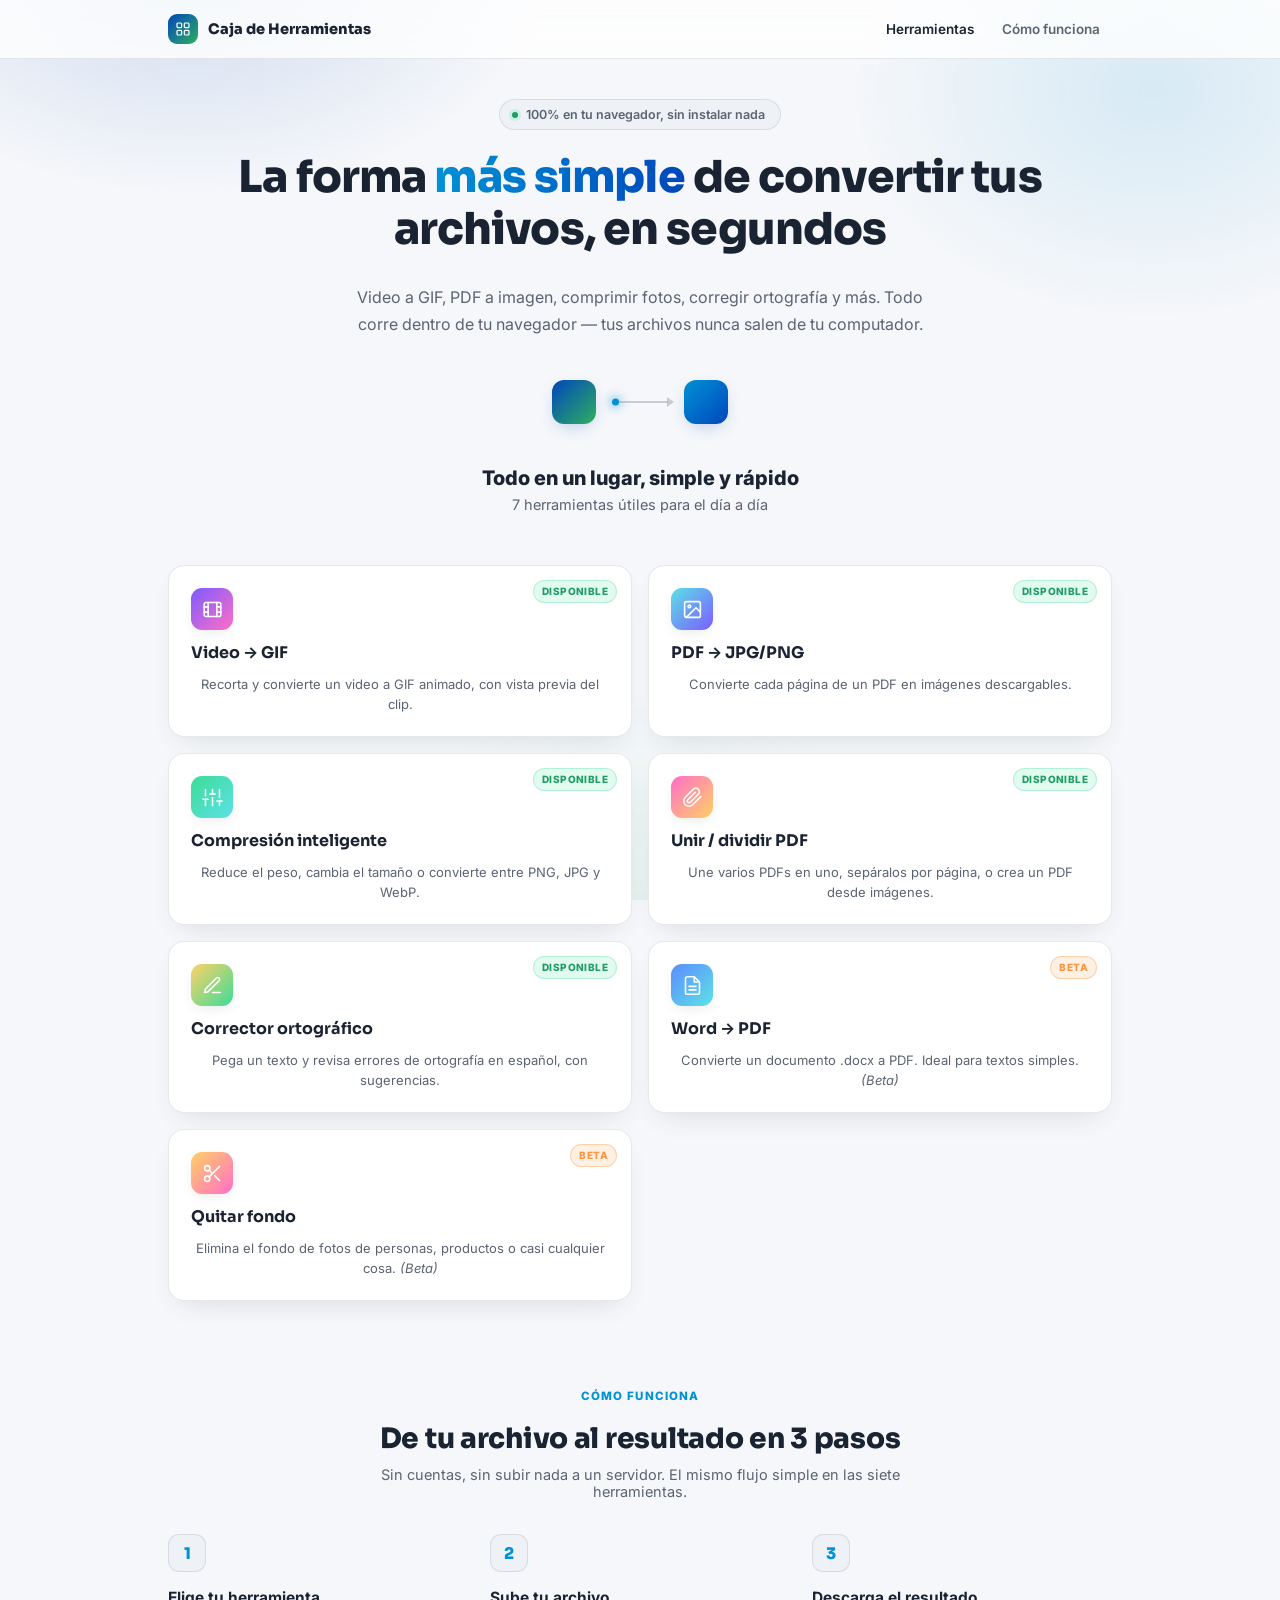
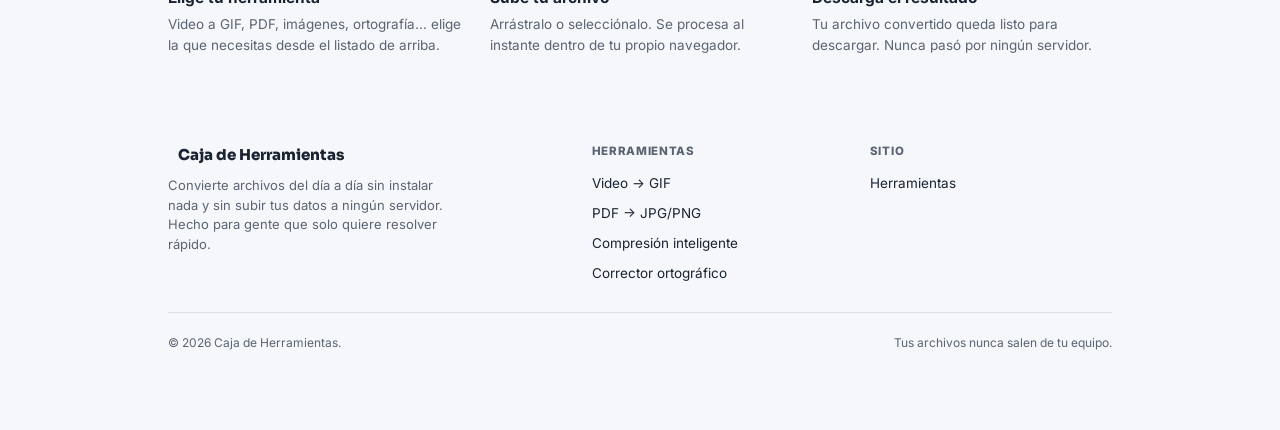
<file: index.html>
<!DOCTYPE html>
<html lang="es">
<head>
<meta charset="UTF-8">
<meta name="viewport" content="width=device-width, initial-scale=1.0">
<meta name="theme-color" content="#f5f7fa">
<title>Caja de Herramientas</title>
<meta name="description" content="Convierte video a GIF, PDF a imagen, comprime fotos y más — todo 100% en tu navegador, sin subir archivos a ningún servidor.">
<link rel="icon" href="data:image/svg+xml,<svg xmlns=%22http://www.w3.org/2000/svg%22 viewBox=%220 0 100 100%22><text y=%22.9em%22 font-size=%2290%22>🧰</text></svg>">
<link rel="preconnect" href="https://fonts.googleapis.com">
<link rel="preconnect" href="https://fonts.gstatic.com" crossorigin>
<link href="https://fonts.googleapis.com/css2?family=Inter:wght@400;500;600;700&family=Sora:wght@600;700;800&display=swap" rel="stylesheet">
<link rel="stylesheet" href="assets/style.css?v=11">
<style>
  .section-head{
    text-align:center;
    margin:0 0 8px;
  }
  .section-head h2{
    font-size:28px;
    margin:0 0 10px;
    font-weight:800;
    letter-spacing:-0.01em;
  }
  .section-head p{ color:var(--muted); margin:0; font-size:14.5px; max-width:520px; margin-left:auto; margin-right:auto; }
  .section{ margin:88px 0; scroll-margin-top:84px; }
  .tool-card .plan-tag{ position:absolute; top:14px; right:14px; }
  .pricing-teaser{
    text-align:center;
    background:var(--panel);
    border:1px solid var(--border);
    border-radius:var(--radius);
    padding:44px 30px;
    margin-top:34px;
  }
  .pricing-teaser .cta-btn{ width:auto; display:inline-block; padding:14px 30px; margin-top:22px; }
</style>
</head>
<body>
<div class="bg-glow"></div>

<nav class="topnav">
  <div class="topnav-inner">
    <a class="topnav-brand" href="index.html">
      <span class="nav-badge"><svg viewBox="0 0 24 24" fill="none" stroke="currentColor" stroke-width="1.8" stroke-linecap="round" stroke-linejoin="round"><rect x="3" y="3" width="7" height="7" rx="1.5"></rect><rect x="14" y="3" width="7" height="7" rx="1.5"></rect><rect x="3" y="14" width="7" height="7" rx="1.5"></rect><rect x="14" y="14" width="7" height="7" rx="1.5"></rect></svg></span>
      <span class="brand-text">Caja de Herramientas</span>
    </a>
    <div class="topnav-links">
      <a href="index.html" class="active">Herramientas</a>
      <a href="#como-funciona">Cómo funciona</a>
    </div>
  </div>
</nav>

<div class="wrap wide">

  <section class="hero-section" id="herramientas">
    <span class="eyebrow"><span class="dot"></span> 100% en tu navegador, sin instalar nada</span>
    <h1>La forma <span class="grad">más simple</span> de convertir tus archivos, en segundos</h1>
    <p class="sub">Video a GIF, PDF a imagen, comprimir fotos, corregir ortografía y más. Todo corre dentro de tu navegador — tus archivos nunca salen de tu computador.</p>

    <div class="convert-anim" aria-hidden="true">
      <div class="convert-icon from">
        <span class="ci"><svg viewBox="0 0 24 24" fill="none" stroke="currentColor" stroke-width="1.8" stroke-linecap="round" stroke-linejoin="round"><rect x="2.5" y="4" width="19" height="16" rx="2"></rect><line x1="7" y1="4" x2="7" y2="20"></line><line x1="17" y1="4" x2="17" y2="20"></line><line x1="2.5" y1="9" x2="7" y2="9"></line><line x1="2.5" y1="15" x2="7" y2="15"></line><line x1="17" y1="9" x2="21.5" y2="9"></line><line x1="17" y1="15" x2="21.5" y2="15"></line></svg></span>
        <span class="ci"><svg viewBox="0 0 24 24" fill="none" stroke="currentColor" stroke-width="1.8" stroke-linecap="round" stroke-linejoin="round"><path d="M14 2H6a2 2 0 00-2 2v16a2 2 0 002 2h12a2 2 0 002-2V8z"></path><polyline points="14 2 14 8 20 8"></polyline><line x1="16" y1="13" x2="8" y2="13"></line><line x1="16" y1="17" x2="8" y2="17"></line></svg></span>
        <span class="ci"><svg viewBox="0 0 24 24" fill="none" stroke="currentColor" stroke-width="1.8" stroke-linecap="round" stroke-linejoin="round"><rect x="3" y="3" width="18" height="18" rx="2"></rect><circle cx="8.5" cy="8.5" r="1.5"></circle><path d="M21 15l-5-5L5 21"></path></svg></span>
      </div>
      <div class="convert-arrow"><span class="flow-dot"></span></div>
      <div class="convert-icon to">
        <span class="ci"><svg viewBox="0 0 24 24" fill="none" stroke="currentColor" stroke-width="1.8" stroke-linecap="round" stroke-linejoin="round"><rect x="3" y="3" width="18" height="18" rx="2"></rect><circle cx="8.5" cy="8.5" r="1.5"></circle><path d="M21 15l-5-5L5 21"></path></svg></span>
        <span class="ci"><svg viewBox="0 0 24 24" fill="none" stroke="currentColor" stroke-width="1.8" stroke-linecap="round" stroke-linejoin="round"><rect x="3" y="3" width="18" height="18" rx="2"></rect><circle cx="8.5" cy="8.5" r="1.5"></circle><path d="M21 15l-5-5L5 21"></path></svg></span>
        <span class="ci"><svg viewBox="0 0 24 24" fill="none" stroke="currentColor" stroke-width="1.8" stroke-linecap="round" stroke-linejoin="round"><path d="M14 2H6a2 2 0 00-2 2v16a2 2 0 002 2h12a2 2 0 002-2V8z"></path><polyline points="14 2 14 8 20 8"></polyline><line x1="16" y1="13" x2="8" y2="13"></line><line x1="16" y1="17" x2="8" y2="17"></line></svg></span>
      </div>
    </div>

    <div style="text-align:center; margin-bottom:52px;">
      <p style="font-weight:800; font-size:20px; margin:0 0 6px; color:var(--text);">Todo en un lugar, simple y rápido</p>
      <p style="color:var(--muted); margin:0; font-size:14.5px;">7 herramientas útiles para el día a día</p>
    </div>

    <div class="tool-grid" style="margin-top:34px;">
      <a class="tool-card" href="tools/video-a-gif.html" style="--tc-a:#7c5cff; --tc-b:#ff6ec7;">
        <div class="tool-icon"><svg viewBox="0 0 24 24" fill="none" stroke="currentColor" stroke-width="1.8" stroke-linecap="round" stroke-linejoin="round"><rect x="2.5" y="4" width="19" height="16" rx="2"></rect><line x1="7" y1="4" x2="7" y2="20"></line><line x1="17" y1="4" x2="17" y2="20"></line><line x1="2.5" y1="9" x2="7" y2="9"></line><line x1="2.5" y1="15" x2="7" y2="15"></line><line x1="17" y1="9" x2="21.5" y2="9"></line><line x1="17" y1="15" x2="21.5" y2="15"></line></svg></div>
        <h3>Video → GIF <span class="go-arrow">→</span></h3>
        <p>Recorta y convierte un video a GIF animado, con vista previa del clip.</p>
        <span class="plan-tag free">Disponible</span>
      </a>

      <a class="tool-card" href="tools/pdf-a-imagen.html" style="--tc-a:#5ce1e6; --tc-b:#7c5cff;">
        <div class="tool-icon"><svg viewBox="0 0 24 24" fill="none" stroke="currentColor" stroke-width="1.8" stroke-linecap="round" stroke-linejoin="round"><rect x="3" y="3" width="18" height="18" rx="2"></rect><circle cx="8.5" cy="8.5" r="1.5"></circle><path d="M21 15l-5-5L5 21"></path></svg></div>
        <h3>PDF → JPG/PNG <span class="go-arrow">→</span></h3>
        <p>Convierte cada página de un PDF en imágenes descargables.</p>
        <span class="plan-tag free">Disponible</span>
      </a>

      <a class="tool-card" href="tools/imagen.html" style="--tc-a:#3ddc97; --tc-b:#5ce1e6;">
        <div class="tool-icon"><svg viewBox="0 0 24 24" fill="none" stroke="currentColor" stroke-width="1.8" stroke-linecap="round" stroke-linejoin="round"><line x1="4" y1="21" x2="4" y2="14"></line><line x1="4" y1="10" x2="4" y2="3"></line><line x1="12" y1="21" x2="12" y2="12"></line><line x1="12" y1="8" x2="12" y2="3"></line><line x1="20" y1="21" x2="20" y2="16"></line><line x1="20" y1="12" x2="20" y2="3"></line><line x1="1" y1="14" x2="7" y2="14"></line><line x1="9" y1="8" x2="15" y2="8"></line><line x1="17" y1="16" x2="23" y2="16"></line></svg></div>
        <h3>Compresión inteligente <span class="go-arrow">→</span></h3>
        <p>Reduce el peso, cambia el tamaño o convierte entre PNG, JPG y WebP.</p>
        <span class="plan-tag free">Disponible</span>
      </a>

      <a class="tool-card" href="tools/pdf-utilidades.html" style="--tc-a:#ff6ec7; --tc-b:#ffd166;">
        <div class="tool-icon"><svg viewBox="0 0 24 24" fill="none" stroke="currentColor" stroke-width="1.8" stroke-linecap="round" stroke-linejoin="round"><path d="M21.44 11.05l-9.19 9.19a6 6 0 01-8.49-8.49l9.19-9.19a4 4 0 015.66 5.66l-9.2 9.19a2 2 0 01-2.83-2.83l8.49-8.48"></path></svg></div>
        <h3>Unir / dividir PDF <span class="go-arrow">→</span></h3>
        <p>Une varios PDFs en uno, sepáralos por página, o crea un PDF desde imágenes.</p>
        <span class="plan-tag free">Disponible</span>
      </a>

      <a class="tool-card" href="tools/corrector.html" style="--tc-a:#ffd166; --tc-b:#3ddc97;">
        <div class="tool-icon"><svg viewBox="0 0 24 24" fill="none" stroke="currentColor" stroke-width="1.8" stroke-linecap="round" stroke-linejoin="round"><path d="M12 20h9"></path><path d="M16.5 3.5a2.121 2.121 0 013 3L7 19l-4 1 1-4L16.5 3.5z"></path></svg></div>
        <h3>Corrector ortográfico <span class="go-arrow">→</span></h3>
        <p>Pega un texto y revisa errores de ortografía en español, con sugerencias.</p>
        <span class="plan-tag free">Disponible</span>
      </a>

      <a class="tool-card" href="tools/word-a-pdf.html" style="--tc-a:#5c8dff; --tc-b:#5ce1e6;">
        <div class="tool-icon"><svg viewBox="0 0 24 24" fill="none" stroke="currentColor" stroke-width="1.8" stroke-linecap="round" stroke-linejoin="round"><path d="M14 2H6a2 2 0 00-2 2v16a2 2 0 002 2h12a2 2 0 002-2V8z"></path><polyline points="14 2 14 8 20 8"></polyline><line x1="16" y1="13" x2="8" y2="13"></line><line x1="16" y1="17" x2="8" y2="17"></line></svg></div>
        <h3>Word → PDF <span class="go-arrow">→</span></h3>
        <p>Convierte un documento .docx a PDF. Ideal para textos simples. <em>(Beta)</em></p>
        <span class="plan-tag beta">Beta</span>
      </a>

      <a class="tool-card" href="tools/quitar-fondo.html" style="--tc-a:#ffd166; --tc-b:#ff6ec7;">
        <div class="tool-icon"><svg viewBox="0 0 24 24" fill="none" stroke="currentColor" stroke-width="1.8" stroke-linecap="round" stroke-linejoin="round"><circle cx="6" cy="6" r="3"></circle><circle cx="6" cy="18" r="3"></circle><line x1="20" y1="4" x2="8.12" y2="15.88"></line><line x1="14.47" y1="14.48" x2="20" y2="20"></line><line x1="8.12" y1="8.12" x2="12" y2="12"></line></svg></div>
        <h3>Quitar fondo <span class="go-arrow">→</span></h3>
        <p>Elimina el fondo de fotos de personas, productos o casi cualquier cosa. <em>(Beta)</em></p>
        <span class="plan-tag beta">Beta</span>
      </a>
    </div>
  </section>

  <section class="section" id="como-funciona">
    <div class="section-head">
      <div class="eyebrow-label">Cómo funciona</div>
      <h2>De tu archivo al resultado en 3 pasos</h2>
      <p>Sin cuentas, sin subir nada a un servidor. El mismo flujo simple en las siete herramientas.</p>
    </div>
    <div class="steps-grid">
      <div class="step-card">
        <div class="num">1</div>
        <h4>Elige tu herramienta</h4>
        <p>Video a GIF, PDF, imágenes, ortografía... elige la que necesitas desde el listado de arriba.</p>
      </div>
      <div class="step-card">
        <div class="num">2</div>
        <h4>Sube tu archivo</h4>
        <p>Arrástralo o selecciónalo. Se procesa al instante dentro de tu propio navegador.</p>
      </div>
      <div class="step-card">
        <div class="num">3</div>
        <h4>Descarga el resultado</h4>
        <p>Tu archivo convertido queda listo para descargar. Nunca pasó por ningún servidor.</p>
      </div>
    </div>
  </section>

  <footer>
    <div class="site-footer-grid">
      <div>
        <div class="brand-col">
          <span class="nav-badge"><svg viewBox="0 0 24 24" fill="none" stroke="currentColor" stroke-width="1.8" stroke-linecap="round" stroke-linejoin="round"><rect x="3" y="3" width="7" height="7" rx="1.5"></rect><rect x="14" y="3" width="7" height="7" rx="1.5"></rect><rect x="3" y="14" width="7" height="7" rx="1.5"></rect><rect x="14" y="14" width="7" height="7" rx="1.5"></rect></svg></span>
          <span class="name">Caja de Herramientas</span>
        </div>
        <p class="tagline">Convierte archivos del día a día sin instalar nada y sin subir tus datos a ningún servidor. Hecho para gente que solo quiere resolver rápido.</p>
      </div>
      <div>
        <h5>Herramientas</h5>
        <ul>
          <li><a href="tools/video-a-gif.html">Video → GIF</a></li>
          <li><a href="tools/pdf-a-imagen.html">PDF → JPG/PNG</a></li>
          <li><a href="tools/imagen.html">Compresión inteligente</a></li>
          <li><a href="tools/corrector.html">Corrector ortográfico</a></li>
        </ul>
      </div>
      <div>
        <h5>Sitio</h5>
        <ul>
          <li><a href="index.html">Herramientas</a></li>
        </ul>
      </div>
    </div>
    <div class="footer-bottom">
      <span>© 2026 Caja de Herramientas.</span>
      <span>Tus archivos nunca salen de tu equipo.</span>
    </div>
  </footer>
</div>
</body>
</html>
</file>
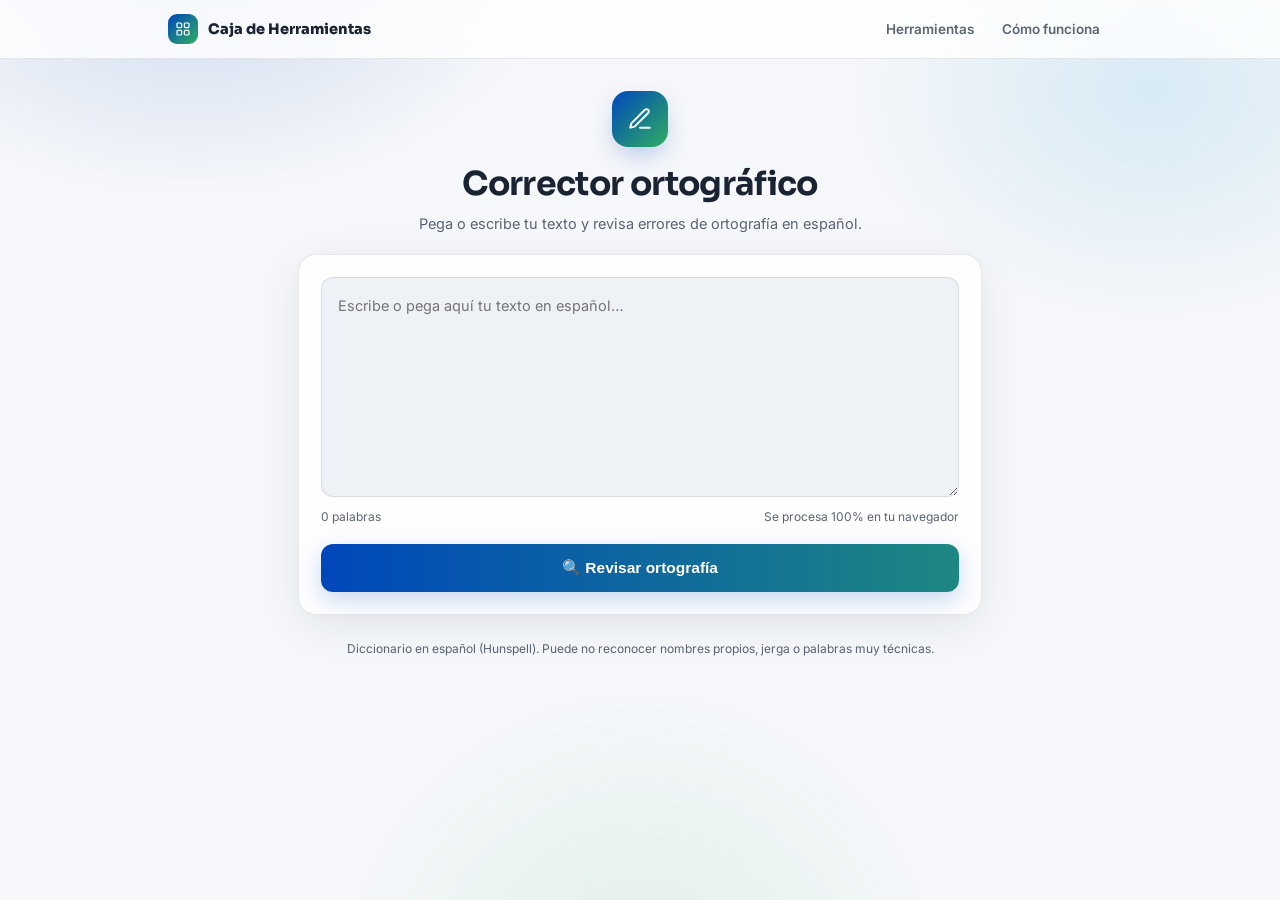
<file: tools/corrector.html>
<!DOCTYPE html>
<html lang="es">
<head>
<meta charset="UTF-8">
<meta name="viewport" content="width=device-width, initial-scale=1.0">
<meta name="theme-color" content="#f5f7fa">
<title>Corrector ortográfico</title>
<link rel="icon" href="data:image/svg+xml,<svg xmlns=%22http://www.w3.org/2000/svg%22 viewBox=%220 0 100 100%22><text y=%22.9em%22 font-size=%2290%22>✍️</text></svg>">
<link rel="preconnect" href="https://fonts.googleapis.com">
<link rel="preconnect" href="https://fonts.gstatic.com" crossorigin>
<link href="https://fonts.googleapis.com/css2?family=Inter:wght@400;500;600;700&family=Sora:wght@600;700;800&display=swap" rel="stylesheet">
<link rel="stylesheet" href="../assets/style.css?v=11">
<style>
  textarea#textInput{
    width:100%;
    min-height:220px;
    background:var(--panel-2);
    border:1px solid var(--border);
    color:var(--text);
    border-radius:12px;
    padding:16px;
    font-size:14.5px;
    line-height:1.6;
    font-family:inherit;
    resize:vertical;
  }
  textarea#textInput:focus{ outline:none; border-color:var(--accent-2); }
  .counts{
    display:flex;
    justify-content:space-between;
    font-size:12px;
    color:var(--muted);
    margin-top:8px;
  }
  .summary-badge{
    display:inline-flex;
    align-items:center;
    gap:8px;
    font-size:13px;
    font-weight:700;
    padding:8px 14px;
    border-radius:999px;
    margin-bottom:16px;
  }
  .summary-badge.ok{
    color:var(--ok);
    background:rgba(61,220,151,0.12);
    border:1px solid rgba(61,220,151,0.3);
  }
  .summary-badge.warn{
    color:#8a5a00;
    background:rgba(255,209,102,0.18);
    border:1px solid rgba(255,209,102,0.4);
  }
  .result-text{
    background:var(--panel-2);
    border:1px solid var(--border);
    border-radius:12px;
    padding:18px;
    font-size:14.5px;
    line-height:1.8;
    white-space:pre-wrap;
    word-wrap:break-word;
  }
  .err{
    background:rgba(255,92,122,0.16);
    border-bottom:2px solid var(--danger);
    border-radius:3px;
    cursor:pointer;
    padding:0 1px;
  }
  .err:hover{ background:rgba(255,92,122,0.3); }
  .fixed{
    background:rgba(61,220,151,0.16);
    border-bottom:2px solid var(--ok);
    border-radius:3px;
    padding:0 1px;
  }
  .result-text:focus{ outline:none; border-color:var(--accent-2); }

  .suggest-pop{
    position:fixed;
    z-index:30;
    background:var(--panel-solid);
    border:1px solid var(--border-strong);
    border-radius:10px;
    padding:8px;
    box-shadow:0 12px 30px rgba(26,35,50,0.18);
    display:none;
    min-width:160px;
    max-width:260px;
  }
  .suggest-pop.show{ display:block; }
  .suggest-pop .word-label{
    font-size:11px;
    color:var(--muted);
    padding:4px 8px 6px;
    border-bottom:1px solid var(--border);
    margin-bottom:4px;
  }
  .suggest-pop button{
    display:block;
    width:100%;
    text-align:left;
    background:none;
    border:none;
    color:var(--text);
    padding:7px 8px;
    border-radius:6px;
    font-size:13.5px;
    cursor:pointer;
  }
  .suggest-pop button:hover{ background:var(--panel-2); color:var(--accent-2); }
  .suggest-pop .no-suggest{
    color:var(--muted);
    font-size:12.5px;
    padding:6px 8px;
  }
  .suggest-pop .manual-edit{
    display:flex;
    gap:6px;
    padding:8px 8px 2px;
    margin-top:4px;
    border-top:1px solid var(--border);
  }
  .suggest-pop .manual-input{
    flex:1;
    min-width:0;
    background:var(--panel-2);
    border:1px solid var(--border);
    color:var(--text);
    border-radius:6px;
    padding:6px 8px;
    font-size:13px;
    font-family:inherit;
  }
  .suggest-pop .manual-input:focus{ outline:none; border-color:var(--accent-2); }
  .suggest-pop .manual-apply{
    background:var(--accent-2);
    border:none;
    color:#0b0d13;
    border-radius:6px;
    padding:0 10px;
    font-size:13px;
    font-weight:700;
    cursor:pointer;
    width:auto;
  }
  .toolbar{
    display:flex;
    gap:10px;
    flex-wrap:wrap;
    margin-top:16px;
  }
  .toolbar button{ flex:1; min-width:140px; }
</style>
</head>
<body>
<div class="bg-glow"></div>

<nav class="topnav">
  <div class="topnav-inner">
    <a class="topnav-brand" href="../index.html">
      <span class="nav-badge"><svg viewBox="0 0 24 24" fill="none" stroke="currentColor" stroke-width="1.8" stroke-linecap="round" stroke-linejoin="round"><rect x="3" y="3" width="7" height="7" rx="1.5"></rect><rect x="14" y="3" width="7" height="7" rx="1.5"></rect><rect x="3" y="14" width="7" height="7" rx="1.5"></rect><rect x="14" y="14" width="7" height="7" rx="1.5"></rect></svg></span>
      <span class="brand-text">Caja de Herramientas</span>
    </a>
    <div class="topnav-links">
      <a href="../index.html">Herramientas</a>
      <a href="../index.html#como-funciona">Cómo funciona</a>
    </div>
  </div>
</nav>

<div class="wrap">
  <header>
    <div class="logo-badge"><svg viewBox="0 0 24 24" fill="none" stroke="currentColor" stroke-width="1.8" stroke-linecap="round" stroke-linejoin="round"><path d="M12 20h9"></path><path d="M16.5 3.5a2.121 2.121 0 013 3L7 19l-4 1 1-4L16.5 3.5z"></path></svg></div>
    <h1>Corrector ortográfico</h1>
    <p>Pega o escribe tu texto y revisa errores de ortografía en español.</p>
  </header>

  <div class="card" id="inputCard">
    <textarea id="textInput" placeholder="Escribe o pega aquí tu texto en español…"></textarea>
    <div class="counts">
      <span id="wordCount">0 palabras</span>
      <span>Se procesa 100% en tu navegador</span>
    </div>
    <button class="primary" id="checkBtn">🔍 Revisar ortografía</button>
    <div class="progress-wrap" id="progressWrap">
      <div class="progress-bar"><div class="progress-fill" id="progressFill"></div></div>
      <div class="progress-label" id="progressLabel"><span class="spin">⏳</span> Cargando diccionario…</div>
    </div>
  </div>

  <div class="card result hidden" id="resultCard">
    <div class="summary-badge" id="summaryBadge"></div>
    <div class="result-text" id="resultText" contenteditable="true" spellcheck="false"></div>
    <div class="toolbar">
      <button class="ghost" id="copyBtn">📋 Copiar texto</button>
      <button class="ghost" id="editBtn">✏️ Editar de nuevo</button>
    </div>
  </div>

  <div class="footer-note">Diccionario en español (Hunspell). Puede no reconocer nombres propios, jerga o palabras muy técnicas.</div>
</div>

<div class="suggest-pop" id="suggestPop"></div>
<div class="toast" id="toast"></div>

<script src="../vendor/spellcheck/typo.js"></script>
<script>
const textInput = document.getElementById('textInput');
const wordCount = document.getElementById('wordCount');
const checkBtn = document.getElementById('checkBtn');
const progressWrap = document.getElementById('progressWrap');
const progressFill = document.getElementById('progressFill');
const progressLabel = document.getElementById('progressLabel');
const inputCard = document.getElementById('inputCard');
const resultCard = document.getElementById('resultCard');
const summaryBadge = document.getElementById('summaryBadge');
const resultText = document.getElementById('resultText');
const copyBtn = document.getElementById('copyBtn');
const editBtn = document.getElementById('editBtn');
const suggestPop = document.getElementById('suggestPop');
const toast = document.getElementById('toast');

let dict = null;
let toastTimer = null;

function showToast(msg, type){
  toast.textContent = msg;
  toast.classList.toggle('success', type === 'success');
  toast.classList.add('show');
  clearTimeout(toastTimer);
  toastTimer = setTimeout(() => toast.classList.remove('show'), 4200);
}

textInput.addEventListener('input', () => {
  const words = (textInput.value.match(/[A-Za-zÀ-ÖØ-öø-ÿ]+/g) || []).length;
  wordCount.textContent = words + (words === 1 ? ' palabra' : ' palabras');
});

async function ensureDict(){
  if (dict) return dict;
  progressWrap.classList.add('show');
  progressLabel.innerHTML = '<span class="spin">⏳</span> Cargando diccionario en español…';
  progressFill.style.width = '30%';
  const [affData, wordsData] = await Promise.all([
    fetch('../vendor/spellcheck/es.aff').then(r => r.text()),
    fetch('../vendor/spellcheck/es.dic').then(r => r.text())
  ]);
  progressFill.style.width = '90%';
  dict = new Typo('es', affData, wordsData);
  progressFill.style.width = '100%';
  return dict;
}

const WORD_RE = /[A-Za-zÀ-ÖØ-öø-ÿ]+/;
const SPLIT_RE = /([^A-Za-zÀ-ÖØ-öø-ÿ]+)/;

function isCheckable(word){
  if (word.length < 2) return false;
  if (/\d/.test(word)) return false;
  return true;
}

function checkWord(d, word){
  if (d.check(word)) return true;
  if (d.check(word.toLowerCase())) return true;
  return false;
}

function escapeHtml(s){
  return s.replace(/&/g,'&amp;').replace(/</g,'&lt;').replace(/>/g,'&gt;');
}

checkBtn.addEventListener('click', async () => {
  const text = textInput.value.trim();
  if (!text){
    showToast('Escribe o pega algún texto primero.');
    return;
  }
  checkBtn.disabled = true;
  try {
    const d = await ensureDict();
    progressLabel.innerHTML = '<span class="spin">🔎</span> Revisando…';

    const parts = text.split(SPLIT_RE);
    let errorCount = 0;
    let html = '';
    let idx = 0;

    for (const part of parts){
      if (!part) continue;
      if (WORD_RE.test(part) && part.match(WORD_RE)[0] === part){
        if (isCheckable(part) && !checkWord(d, part)){
          errorCount++;
          html += `<span class="err" data-idx="${idx}" data-word="${escapeHtml(part)}">${escapeHtml(part)}</span>`;
          idx++;
        } else {
          html += escapeHtml(part);
        }
      } else {
        html += escapeHtml(part);
      }
    }

    resultText.innerHTML = html;

    if (errorCount === 0){
      summaryBadge.className = 'summary-badge ok';
      summaryBadge.innerHTML = '✓ No se encontraron errores de ortografía';
    } else {
      summaryBadge.className = 'summary-badge warn';
      summaryBadge.innerHTML = `⚠️ ${errorCount} posible${errorCount === 1 ? '' : 's'} error${errorCount === 1 ? '' : 'es'} encontrado${errorCount === 1 ? '' : 's'} — haz clic en las palabras marcadas`;
    }

    inputCard.classList.add('hidden');
    resultCard.classList.remove('hidden');
    resultCard.classList.remove('show');
    void resultCard.offsetWidth;
    resultCard.classList.add('show');
    resultCard.scrollIntoView({ behavior: 'smooth', block: 'start' });
  } catch (err) {
    console.error(err);
    showToast('Ocurrió un error al revisar el texto: ' + (err?.message || err));
  } finally {
    checkBtn.disabled = false;
    setTimeout(() => progressWrap.classList.remove('show'), 500);
  }
});

resultText.addEventListener('click', (e) => {
  const span = e.target.closest('.err');
  if (!span){ suggestPop.classList.remove('show'); return; }

  const word = span.dataset.word;
  const suggestions = dict.suggest(word, 6);

  let html = `<div class="word-label">Sugerencias para "${escapeHtml(word)}"</div>`;
  if (suggestions.length === 0){
    html += '<div class="no-suggest">Sin sugerencias</div>';
  } else {
    suggestions.forEach(s => {
      html += `<button type="button" data-replacement="${escapeHtml(s)}">${escapeHtml(s)}</button>`;
    });
  }
  html += `<div class="manual-edit">
    <input type="text" class="manual-input" value="${escapeHtml(word)}" aria-label="Editar palabra manualmente">
    <button type="button" class="manual-apply" title="Aplicar">✓</button>
  </div>`;
  suggestPop.innerHTML = html;

  const rect = span.getBoundingClientRect();
  const popWidth = 220;
  let left = rect.left;
  if (left + popWidth > window.innerWidth - 10) left = window.innerWidth - popWidth - 10;
  suggestPop.style.left = Math.max(10, left) + 'px';
  suggestPop.style.top = (rect.bottom + 6) + 'px';
  suggestPop.classList.add('show');
  suggestPop._targetSpan = span;

  const manualInput = suggestPop.querySelector('.manual-input');
  manualInput.focus();
  manualInput.select();
});

function applyManualEdit(){
  const span = suggestPop._targetSpan;
  const input = suggestPop.querySelector('.manual-input');
  if (!span || !input) return;
  const value = input.value.trim();
  if (!value) return;
  span.textContent = value;
  span.classList.add('fixed');
  span.classList.remove('err');
  suggestPop.classList.remove('show');
}

suggestPop.addEventListener('click', (e) => {
  const btn = e.target.closest('button[data-replacement]');
  if (btn){
    const span = suggestPop._targetSpan;
    if (span){
      span.textContent = btn.dataset.replacement;
      span.classList.add('fixed');
      span.classList.remove('err');
    }
    suggestPop.classList.remove('show');
    return;
  }
  if (e.target.closest('.manual-apply')){
    applyManualEdit();
  }
});

suggestPop.addEventListener('keydown', (e) => {
  if ((e.key === 'Enter' || e.keyCode === 13) && e.target.classList.contains('manual-input')){
    e.preventDefault();
    applyManualEdit();
  }
});

document.addEventListener('click', (e) => {
  if (!suggestPop.contains(e.target) && !e.target.closest('.err')){
    suggestPop.classList.remove('show');
  }
});

copyBtn.addEventListener('click', async () => {
  try {
    await navigator.clipboard.writeText(resultText.innerText);
    showToast('Texto copiado al portapapeles.', 'success');
  } catch (err) {
    showToast('No se pudo copiar automáticamente. Selecciona el texto y copia manualmente.');
  }
});

editBtn.addEventListener('click', () => {
  resultCard.classList.remove('show');
  inputCard.classList.remove('hidden');
  suggestPop.classList.remove('show');
  window.scrollTo({ top: 0, behavior: 'smooth' });
});
</script>
</body>
</html>
</file>
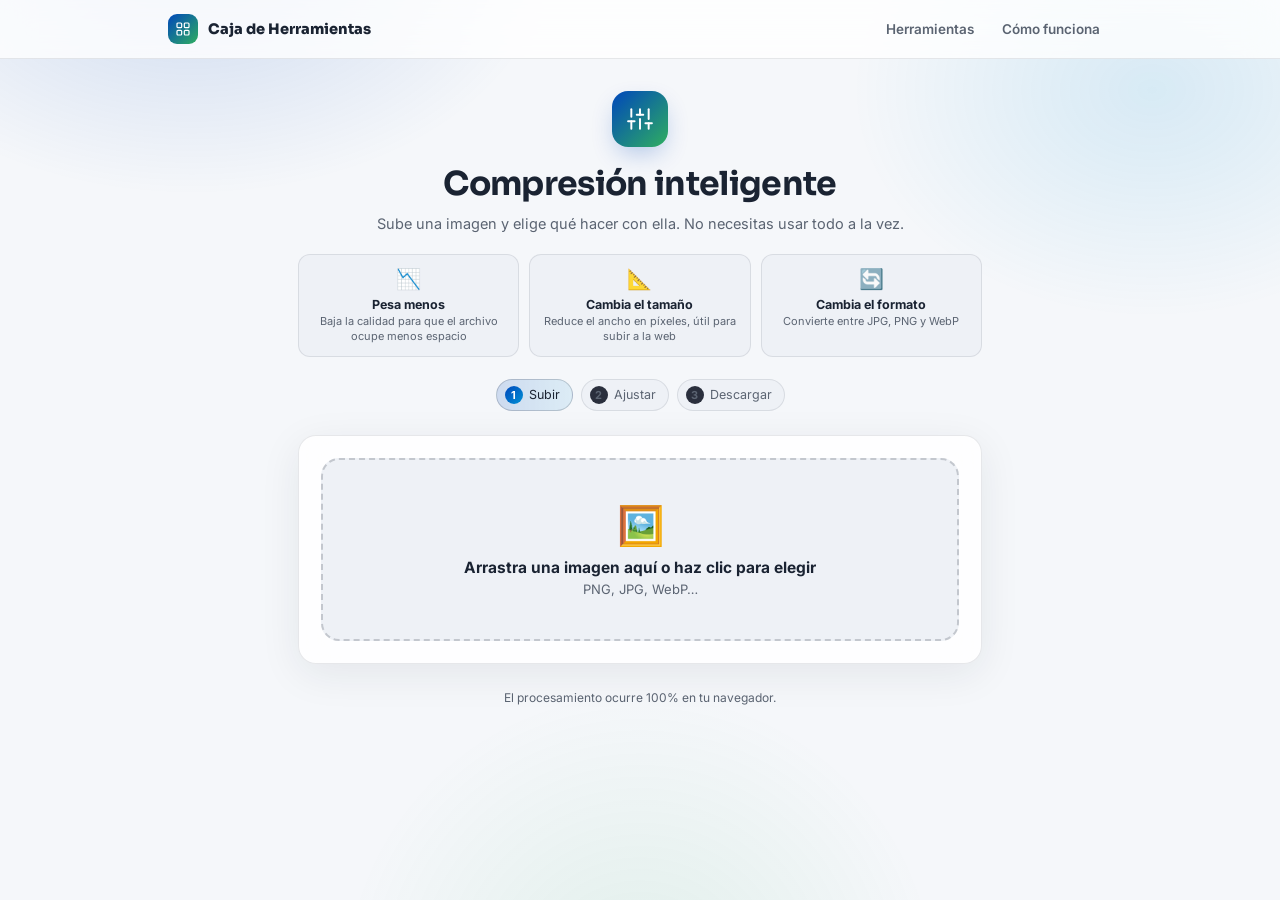
<file: tools/imagen.html>
<!DOCTYPE html>
<html lang="es">
<head>
<meta charset="UTF-8">
<meta name="viewport" content="width=device-width, initial-scale=1.0">
<meta name="theme-color" content="#f5f7fa">
<title>Compresión inteligente</title>
<link rel="icon" href="data:image/svg+xml,<svg xmlns=%22http://www.w3.org/2000/svg%22 viewBox=%220 0 100 100%22><text y=%22.9em%22 font-size=%2290%22>🎨</text></svg>">
<link rel="preconnect" href="https://fonts.googleapis.com">
<link rel="preconnect" href="https://fonts.gstatic.com" crossorigin>
<link href="https://fonts.googleapis.com/css2?family=Inter:wght@400;500;600;700&family=Sora:wght@600;700;800&display=swap" rel="stylesheet">
<link rel="stylesheet" href="../assets/style.css?v=11">
<style>
  img.preview-img{
    width:100%;
    max-height:340px;
    object-fit:contain;
    border-radius:12px;
    margin-top:16px;
    background:repeating-conic-gradient(#20232c 0% 25%, #171a21 0% 50%) 50% / 20px 20px;
  }
  .compare{
    display:flex;
    gap:14px;
    justify-content:center;
    margin:14px 0 18px;
    flex-wrap:wrap;
  }
  .compare .box{
    background:var(--panel-2);
    border:1px solid var(--border);
    border-radius:10px;
    padding:10px 16px;
    text-align:center;
    min-width:120px;
  }
  .compare .box .n{ font-size:18px; font-weight:800; }
  .compare .box .l{ font-size:11px; color:var(--muted); text-transform:uppercase; letter-spacing:.04em; }
  .compare .arrow{ display:flex; align-items:center; font-size:20px; color:var(--muted); }
  .saved{ color:var(--ok) !important; }
  .grew{ color:var(--danger) !important; }

  .capabilities{
    display:grid;
    grid-template-columns:repeat(3, 1fr);
    gap:10px;
    margin-bottom:18px;
  }
  .cap-item{
    background:var(--panel-2);
    border:1px solid var(--border);
    border-radius:12px;
    padding:12px 10px;
    text-align:center;
  }
  .cap-item .cap-icon{ font-size:20px; margin-bottom:6px; }
  .cap-item .cap-title{ font-size:12.5px; font-weight:700; margin-bottom:2px; }
  .cap-item .cap-desc{ font-size:11px; color:var(--muted); line-height:1.35; }

  .field-help{
    font-size:11.5px;
    color:var(--muted);
    margin-top:2px;
    line-height:1.4;
  }
  @media (max-width:520px){
    .capabilities{ grid-template-columns:1fr; }
  }
</style>
</head>
<body>
<div class="bg-glow"></div>

<nav class="topnav">
  <div class="topnav-inner">
    <a class="topnav-brand" href="../index.html">
      <span class="nav-badge"><svg viewBox="0 0 24 24" fill="none" stroke="currentColor" stroke-width="1.8" stroke-linecap="round" stroke-linejoin="round"><rect x="3" y="3" width="7" height="7" rx="1.5"></rect><rect x="14" y="3" width="7" height="7" rx="1.5"></rect><rect x="3" y="14" width="7" height="7" rx="1.5"></rect><rect x="14" y="14" width="7" height="7" rx="1.5"></rect></svg></span>
      <span class="brand-text">Caja de Herramientas</span>
    </a>
    <div class="topnav-links">
      <a href="../index.html">Herramientas</a>
      <a href="../index.html#como-funciona">Cómo funciona</a>
    </div>
  </div>
</nav>

<div class="wrap">
  <header>
    <div class="logo-badge"><svg viewBox="0 0 24 24" fill="none" stroke="currentColor" stroke-width="1.8" stroke-linecap="round" stroke-linejoin="round"><line x1="4" y1="21" x2="4" y2="14"></line><line x1="4" y1="10" x2="4" y2="3"></line><line x1="12" y1="21" x2="12" y2="12"></line><line x1="12" y1="8" x2="12" y2="3"></line><line x1="20" y1="21" x2="20" y2="16"></line><line x1="20" y1="12" x2="20" y2="3"></line><line x1="1" y1="14" x2="7" y2="14"></line><line x1="9" y1="8" x2="15" y2="8"></line><line x1="17" y1="16" x2="23" y2="16"></line></svg></div>
    <h1>Compresión inteligente</h1>
    <p>Sube una imagen y elige qué hacer con ella. No necesitas usar todo a la vez.</p>
  </header>

  <div class="capabilities">
    <div class="cap-item">
      <div class="cap-icon">📉</div>
      <div class="cap-title">Pesa menos</div>
      <div class="cap-desc">Baja la calidad para que el archivo ocupe menos espacio</div>
    </div>
    <div class="cap-item">
      <div class="cap-icon">📐</div>
      <div class="cap-title">Cambia el tamaño</div>
      <div class="cap-desc">Reduce el ancho en píxeles, útil para subir a la web</div>
    </div>
    <div class="cap-item">
      <div class="cap-icon">🔄</div>
      <div class="cap-title">Cambia el formato</div>
      <div class="cap-desc">Convierte entre JPG, PNG y WebP</div>
    </div>
  </div>

  <div class="steps">
    <div class="step" id="step1"><span class="num">1</span><span class="label">Subir</span></div>
    <div class="step" id="step2"><span class="num">2</span><span class="label">Ajustar</span></div>
    <div class="step" id="step3"><span class="num">3</span><span class="label">Descargar</span></div>
  </div>

  <div class="card" id="uploadCard">
    <div class="drop" id="drop">
      <div class="icon">🖼️</div>
      <div class="main">Arrastra una imagen aquí o haz clic para elegir</div>
      <div class="sub">PNG, JPG, WebP…</div>
      <input type="file" id="fileInput" accept="image/*">
    </div>
    <div class="file-chip" id="fileChip">
      <span>🖼️</span>
      <span class="name" id="fileName"></span>
      <span class="change" id="fileChange">Cambiar</span>
    </div>
    <img id="preview" class="preview-img hidden" alt="Vista previa">
  </div>

  <div class="card hidden" id="optionsCard">
    <div class="grid">
      <div class="field">
        <label>Formato de salida</label>
        <select id="formatSelect">
          <option value="image/jpeg">JPG</option>
          <option value="image/png">PNG</option>
          <option value="image/webp">WebP</option>
        </select>
        <div class="field-help">A qué formato se convertirá el archivo final. Si no quieres convertir, deja el mismo formato de tu imagen original.</div>
      </div>
      <div class="field" id="qualityField">
        <label>Calidad <span class="value" id="qualityVal">80%</span></label>
        <input type="range" id="qualityRange" min="10" max="100" step="5" value="80">
        <div class="field-help">Más baja = archivo más liviano, pero con más pérdida de nitidez. 80% es un buen punto medio. 100% deja la imagen igual a la original.</div>
      </div>
    </div>
    <div class="field" style="margin-top:16px;">
      <label>Ancho <span class="value" id="widthVal">100% (Original)</span></label>
      <input type="range" id="widthRange" min="10" max="100" step="5" value="100">
      <div class="field-help">Reduce las dimensiones de la imagen en píxeles. Déjalo en "Original" si no quieres cambiar el tamaño, solo el peso o el formato.</div>
    </div>

    <button class="primary" id="convertBtn">✨ Procesar imagen</button>

    <div class="progress-wrap" id="progressWrap">
      <div class="progress-bar"><div class="progress-fill" id="progressFill"></div></div>
      <div class="progress-label" id="progressLabel"><span class="spin">⏳</span> Procesando…</div>
    </div>
  </div>

  <div class="card result" id="resultCard">
    <div class="result-badge">✓ Listo</div>
    <img id="resultImg" class="preview-img" alt="Resultado">
    <div class="compare">
      <div class="box"><div class="n" id="sizeBefore">-</div><div class="l">Antes</div></div>
      <div class="arrow">→</div>
      <div class="box"><div class="n" id="sizeAfter">-</div><div class="l">Después</div></div>
      <div class="box"><div class="n" id="sizeSaved">-</div><div class="l" id="sizeSavedLabel">Ahorro</div></div>
    </div>
    <div class="result-actions">
      <a class="download" id="downloadLink" download="imagen.jpg">⬇ Descargar</a>
      <button class="ghost" id="resetBtn">↻ Otra imagen</button>
    </div>
  </div>

  <div class="footer-note">El procesamiento ocurre 100% en tu navegador.</div>
</div>

<div class="toast" id="toast"></div>

<script>
const drop = document.getElementById('drop');
const fileInput = document.getElementById('fileInput');
const fileChip = document.getElementById('fileChip');
const fileName = document.getElementById('fileName');
const fileChange = document.getElementById('fileChange');
const preview = document.getElementById('preview');
const optionsCard = document.getElementById('optionsCard');
const formatSelect = document.getElementById('formatSelect');
const qualityField = document.getElementById('qualityField');
const qualityRange = document.getElementById('qualityRange');
const qualityVal = document.getElementById('qualityVal');
const widthRange = document.getElementById('widthRange');
const widthVal = document.getElementById('widthVal');
const convertBtn = document.getElementById('convertBtn');
const progressWrap = document.getElementById('progressWrap');
const progressFill = document.getElementById('progressFill');
const progressLabel = document.getElementById('progressLabel');
const toast = document.getElementById('toast');
const resultCard = document.getElementById('resultCard');
const resultImg = document.getElementById('resultImg');
const sizeBefore = document.getElementById('sizeBefore');
const sizeAfter = document.getElementById('sizeAfter');
const sizeSaved = document.getElementById('sizeSaved');
const sizeSavedLabel = document.getElementById('sizeSavedLabel');
const downloadLink = document.getElementById('downloadLink');
const resetBtn = document.getElementById('resetBtn');
const step1 = document.getElementById('step1');
const step2 = document.getElementById('step2');
const step3 = document.getElementById('step3');

let currentFile = null;
let currentImg = null;
let toastTimer = null;

function setStep(n){
  [step1, step2, step3].forEach((el, i) => {
    el.classList.toggle('done', i + 1 < n);
    el.classList.toggle('active', i + 1 === n);
  });
}
setStep(1);

function showToast(msg){
  toast.textContent = msg;
  toast.classList.add('show');
  clearTimeout(toastTimer);
  toastTimer = setTimeout(() => toast.classList.remove('show'), 4200);
}

function fmtBytes(n){
  if (n < 1024) return n + ' B';
  if (n < 1024 * 1024) return (n / 1024).toFixed(1) + ' KB';
  return (n / 1024 / 1024).toFixed(2) + ' MB';
}

function handleFile(file){
  if (!file || !file.type.startsWith('image/')){
    showToast('Por favor elige un archivo de imagen válido.');
    return;
  }
  currentFile = file;
  const url = URL.createObjectURL(file);
  preview.src = url;
  preview.classList.remove('hidden');
  fileName.textContent = file.name;
  fileChip.classList.add('show');

  const img = new Image();
  img.onload = () => {
    currentImg = img;
    widthRange.value = 100;
    widthVal.textContent = '100% (Original)';
    optionsCard.classList.remove('hidden');
    resultCard.classList.remove('show');
    setStep(2);
    optionsCard.scrollIntoView({ behavior: 'smooth', block: 'nearest' });
  };
  img.src = url;
}

drop.addEventListener('click', () => fileInput.click());
drop.addEventListener('dragover', (e) => { e.preventDefault(); drop.classList.add('dragover'); });
drop.addEventListener('dragleave', () => drop.classList.remove('dragover'));
drop.addEventListener('drop', (e) => {
  e.preventDefault();
  drop.classList.remove('dragover');
  handleFile(e.dataTransfer.files[0]);
});
fileInput.addEventListener('change', (e) => handleFile(e.target.files[0]));
fileChange.addEventListener('click', (e) => { e.stopPropagation(); fileInput.click(); });

formatSelect.addEventListener('change', () => {
  qualityField.classList.toggle('hidden', formatSelect.value === 'image/png');
});
qualityRange.addEventListener('input', () => {
  qualityVal.textContent = qualityRange.value + (qualityRange.value >= 100 ? '% (Original)' : '%');
});
widthRange.addEventListener('input', () => {
  const pct = parseInt(widthRange.value, 10);
  if (pct >= 100){
    widthVal.textContent = '100% (Original)';
  } else if (currentImg){
    const px = Math.round(currentImg.naturalWidth * pct / 100);
    widthVal.textContent = pct + '% (' + px + 'px)';
  } else {
    widthVal.textContent = pct + '%';
  }
});

convertBtn.addEventListener('click', async () => {
  if (!currentFile || !currentImg) return;
  resultCard.classList.remove('show');
  convertBtn.disabled = true;
  progressWrap.classList.add('show');
  progressFill.style.width = '30%';
  progressLabel.innerHTML = '<span class="spin">⚙️</span> Procesando…';

  try {
    const format = formatSelect.value;
    const ext = format === 'image/png' ? 'png' : (format === 'image/webp' ? 'webp' : 'jpg');
    const quality = parseInt(qualityRange.value, 10) / 100;
    const widthPct = parseInt(widthRange.value, 10);

    let targetW = currentImg.naturalWidth;
    let targetH = currentImg.naturalHeight;
    if (widthPct < 100){
      const ratio = widthPct / 100;
      targetW = Math.round(targetW * ratio);
      targetH = Math.round(targetH * ratio);
    }

    const normalizedFileType = currentFile.type === 'image/jpg' ? 'image/jpeg' : currentFile.type;
    const sameFormat = normalizedFileType === format;
    const noResize = widthPct >= 100;
    const noQualityLoss = format === 'image/png' || quality >= 1;

    let blob;
    if (sameFormat && noResize && noQualityLoss){
      // Nada que cambiar: usar el archivo original tal cual, sin recodificar,
      // para garantizar que "100%" nunca produzca un resultado peor que el original.
      blob = currentFile;
      progressFill.style.width = '70%';
    } else {
      const canvas = document.createElement('canvas');
      canvas.width = targetW;
      canvas.height = targetH;
      const ctx = canvas.getContext('2d');
      if (format === 'image/jpeg'){
        ctx.fillStyle = '#fff';
        ctx.fillRect(0, 0, targetW, targetH);
      }
      ctx.drawImage(currentImg, 0, 0, targetW, targetH);

      progressFill.style.width = '70%';

      blob = await new Promise(resolve => canvas.toBlob(resolve, format, quality));
    }
    const url = URL.createObjectURL(blob);

    resultImg.src = url;
    downloadLink.href = url;
    const baseName = currentFile.name.replace(/\.[^.]+$/, '') || 'imagen';
    downloadLink.download = baseName + '.' + ext;

    sizeBefore.textContent = fmtBytes(currentFile.size);
    sizeAfter.textContent = fmtBytes(blob.size);
    const diff = currentFile.size - blob.size;
    const pct = currentFile.size > 0 ? Math.round((diff / currentFile.size) * 100) : 0;
    const shrank = diff >= 0;
    sizeSaved.textContent = (shrank ? '-' : '+') + Math.abs(pct) + '%';
    sizeAfter.classList.toggle('saved', shrank);
    sizeAfter.classList.toggle('grew', !shrank);
    sizeSaved.classList.toggle('saved', shrank);
    sizeSaved.classList.toggle('grew', !shrank);
    sizeSavedLabel.textContent = shrank ? 'Ahorro' : 'Aumento';
    if (!shrank){
      showToast('El resultado quedó más pesado que el original. Prueba bajar la calidad o cambiar el formato.');
    }

    progressFill.style.width = '100%';
    resultCard.classList.add('show');
    resultCard.scrollIntoView({ behavior: 'smooth', block: 'center' });
    progressLabel.textContent = '¡Listo!';
    setStep(3);
  } catch (err) {
    console.error(err);
    showToast('Ocurrió un error al procesar la imagen: ' + (err?.message || err));
  } finally {
    convertBtn.disabled = false;
    setTimeout(() => progressWrap.classList.remove('show'), 800);
  }
});

resetBtn.addEventListener('click', () => {
  currentFile = null;
  currentImg = null;
  fileInput.value = '';
  preview.src = '';
  preview.classList.add('hidden');
  fileChip.classList.remove('show');
  optionsCard.classList.add('hidden');
  resultCard.classList.remove('show');
  setStep(1);
  window.scrollTo({ top: 0, behavior: 'smooth' });
});
</script>
</body>
</html>
</file>
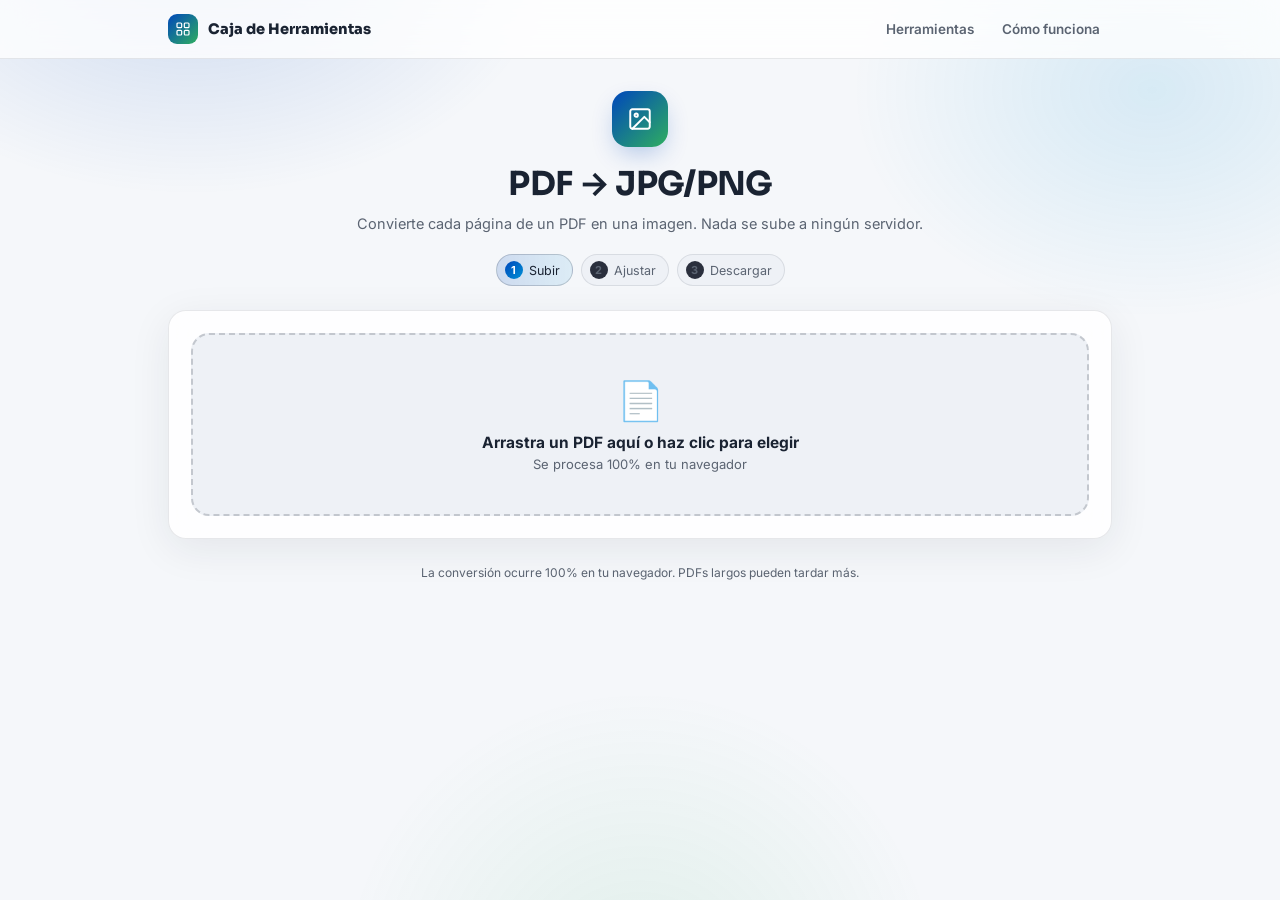
<file: tools/pdf-a-imagen.html>
<!DOCTYPE html>
<html lang="es">
<head>
<meta charset="UTF-8">
<meta name="viewport" content="width=device-width, initial-scale=1.0">
<meta name="theme-color" content="#f5f7fa">
<title>PDF a JPG/PNG</title>
<link rel="icon" href="data:image/svg+xml,<svg xmlns=%22http://www.w3.org/2000/svg%22 viewBox=%220 0 100 100%22><text y=%22.9em%22 font-size=%2290%22>🖼️</text></svg>">
<link rel="preconnect" href="https://fonts.googleapis.com">
<link rel="preconnect" href="https://fonts.gstatic.com" crossorigin>
<link href="https://fonts.googleapis.com/css2?family=Inter:wght@400;500;600;700&family=Sora:wght@600;700;800&display=swap" rel="stylesheet">
<link rel="stylesheet" href="../assets/style.css?v=11">
<style>
  .page-grid{
    display:grid;
    grid-template-columns:repeat(auto-fill, minmax(120px, 1fr));
    gap:12px;
    margin-top:16px;
  }
  .page-item{
    background:var(--panel-2);
    border:1px solid var(--border);
    border-radius:10px;
    overflow:hidden;
    display:flex;
    flex-direction:column;
  }
  .page-item img{
    width:100%;
    display:block;
    background:#fff;
  }
  .page-item .page-foot{
    padding:8px;
    display:flex;
    align-items:center;
    justify-content:space-between;
    gap:6px;
    font-size:11.5px;
    color:var(--muted);
  }
  .page-item a{
    color:var(--accent-2);
    text-decoration:none;
    font-weight:700;
  }
</style>
</head>
<body>
<div class="bg-glow"></div>

<nav class="topnav">
  <div class="topnav-inner">
    <a class="topnav-brand" href="../index.html">
      <span class="nav-badge"><svg viewBox="0 0 24 24" fill="none" stroke="currentColor" stroke-width="1.8" stroke-linecap="round" stroke-linejoin="round"><rect x="3" y="3" width="7" height="7" rx="1.5"></rect><rect x="14" y="3" width="7" height="7" rx="1.5"></rect><rect x="3" y="14" width="7" height="7" rx="1.5"></rect><rect x="14" y="14" width="7" height="7" rx="1.5"></rect></svg></span>
      <span class="brand-text">Caja de Herramientas</span>
    </a>
    <div class="topnav-links">
      <a href="../index.html">Herramientas</a>
      <a href="../index.html#como-funciona">Cómo funciona</a>
    </div>
  </div>
</nav>

<div class="wrap wide">
  <header>
    <div class="logo-badge"><svg viewBox="0 0 24 24" fill="none" stroke="currentColor" stroke-width="1.8" stroke-linecap="round" stroke-linejoin="round"><rect x="3" y="3" width="18" height="18" rx="2"></rect><circle cx="8.5" cy="8.5" r="1.5"></circle><path d="M21 15l-5-5L5 21"></path></svg></div>
    <h1>PDF → JPG/PNG</h1>
    <p>Convierte cada página de un PDF en una imagen. Nada se sube a ningún servidor.</p>
  </header>

  <div class="steps">
    <div class="step" id="step1"><span class="num">1</span><span class="label">Subir</span></div>
    <div class="step" id="step2"><span class="num">2</span><span class="label">Ajustar</span></div>
    <div class="step" id="step3"><span class="num">3</span><span class="label">Descargar</span></div>
  </div>

  <div class="card" id="uploadCard">
    <div class="drop" id="drop">
      <div class="icon">📄</div>
      <div class="main">Arrastra un PDF aquí o haz clic para elegir</div>
      <div class="sub">Se procesa 100% en tu navegador</div>
      <input type="file" id="fileInput" accept="application/pdf">
    </div>
    <div class="file-chip" id="fileChip">
      <span>📄</span>
      <span class="name" id="fileName"></span>
      <span class="change" id="fileChange">Cambiar</span>
    </div>
  </div>

  <div class="card hidden" id="optionsCard">
    <div class="grid">
      <div class="field">
        <label>Formato</label>
        <select id="formatSelect">
          <option value="image/png">PNG (mejor calidad)</option>
          <option value="image/jpeg">JPG (más liviano)</option>
        </select>
      </div>
      <div class="field">
        <label>Resolución <span class="value" id="scaleVal">2x</span></label>
        <input type="range" id="scaleRange" min="1" max="4" step="0.5" value="2">
      </div>
    </div>

    <button class="primary" id="convertBtn">✨ Convertir páginas</button>

    <div class="progress-wrap" id="progressWrap">
      <div class="progress-bar"><div class="progress-fill" id="progressFill"></div></div>
      <div class="progress-label" id="progressLabel"><span class="spin">⏳</span> Procesando…</div>
    </div>
  </div>

  <div class="card result" id="resultCard">
    <div class="result-badge">✓ Listo</div>
    <div class="meta" id="resultMeta"></div>
    <div class="page-grid" id="pageGrid"></div>
    <div class="result-actions" style="margin-top:16px;">
      <button class="ghost" id="resetBtn">↻ Otro PDF</button>
    </div>
  </div>

  <div class="footer-note">La conversión ocurre 100% en tu navegador. PDFs largos pueden tardar más.</div>
</div>

<div class="toast" id="toast"></div>

<script src="../vendor/pdfjs/pdf.min.js"></script>
<script>
pdfjsLib.GlobalWorkerOptions.workerSrc = new URL('../vendor/pdfjs/pdf.worker.min.js', document.baseURI).href;

const drop = document.getElementById('drop');
const fileInput = document.getElementById('fileInput');
const fileChip = document.getElementById('fileChip');
const fileName = document.getElementById('fileName');
const fileChange = document.getElementById('fileChange');
const optionsCard = document.getElementById('optionsCard');
const formatSelect = document.getElementById('formatSelect');
const scaleRange = document.getElementById('scaleRange');
const scaleVal = document.getElementById('scaleVal');
const convertBtn = document.getElementById('convertBtn');
const progressWrap = document.getElementById('progressWrap');
const progressFill = document.getElementById('progressFill');
const progressLabel = document.getElementById('progressLabel');
const toast = document.getElementById('toast');
const resultCard = document.getElementById('resultCard');
const resultMeta = document.getElementById('resultMeta');
const pageGrid = document.getElementById('pageGrid');
const resetBtn = document.getElementById('resetBtn');
const step1 = document.getElementById('step1');
const step2 = document.getElementById('step2');
const step3 = document.getElementById('step3');

let currentFile = null;
let toastTimer = null;

function setStep(n){
  [step1, step2, step3].forEach((el, i) => {
    el.classList.toggle('done', i + 1 < n);
    el.classList.toggle('active', i + 1 === n);
  });
}
setStep(1);

function showToast(msg){
  toast.textContent = msg;
  toast.classList.add('show');
  clearTimeout(toastTimer);
  toastTimer = setTimeout(() => toast.classList.remove('show'), 4200);
}

function handleFile(file){
  if (!file || file.type !== 'application/pdf'){
    showToast('Por favor elige un archivo PDF válido.');
    return;
  }
  currentFile = file;
  fileName.textContent = file.name;
  fileChip.classList.add('show');
  optionsCard.classList.remove('hidden');
  resultCard.classList.remove('show');
  setStep(2);
  optionsCard.scrollIntoView({ behavior: 'smooth', block: 'nearest' });
}

drop.addEventListener('click', () => fileInput.click());
drop.addEventListener('dragover', (e) => { e.preventDefault(); drop.classList.add('dragover'); });
drop.addEventListener('dragleave', () => drop.classList.remove('dragover'));
drop.addEventListener('drop', (e) => {
  e.preventDefault();
  drop.classList.remove('dragover');
  handleFile(e.dataTransfer.files[0]);
});
fileInput.addEventListener('change', (e) => handleFile(e.target.files[0]));
fileChange.addEventListener('click', (e) => { e.stopPropagation(); fileInput.click(); });
scaleRange.addEventListener('input', () => scaleVal.textContent = scaleRange.value + 'x');

convertBtn.addEventListener('click', async () => {
  if (!currentFile) return;
  resultCard.classList.remove('show');
  convertBtn.disabled = true;
  progressWrap.classList.add('show');
  progressFill.style.width = '0%';
  progressLabel.innerHTML = '<span class="spin">⏳</span> Cargando PDF…';
  pageGrid.innerHTML = '';

  try {
    const format = formatSelect.value;
    const ext = format === 'image/png' ? 'png' : 'jpg';
    const scale = parseFloat(scaleRange.value);
    const baseName = currentFile.name.replace(/\.pdf$/i, '') || 'documento';

    const arrayBuffer = await currentFile.arrayBuffer();
    const pdf = await pdfjsLib.getDocument({ data: arrayBuffer }).promise;
    const total = pdf.numPages;

    for (let i = 1; i <= total; i++){
      progressLabel.innerHTML = `<span class="spin">⚙️</span> Renderizando página ${i} de ${total}…`;
      progressFill.style.width = Math.round(((i - 1) / total) * 100) + '%';

      const page = await pdf.getPage(i);
      const viewport = page.getViewport({ scale });
      const canvas = document.createElement('canvas');
      canvas.width = viewport.width;
      canvas.height = viewport.height;
      const ctx = canvas.getContext('2d');
      if (format === 'image/jpeg'){
        ctx.fillStyle = '#fff';
        ctx.fillRect(0, 0, canvas.width, canvas.height);
      }
      await page.render({ canvasContext: ctx, viewport }).promise;

      const blob = await new Promise(resolve => canvas.toBlob(resolve, format, 0.92));
      const url = URL.createObjectURL(blob);

      const item = document.createElement('div');
      item.className = 'page-item';
      item.innerHTML = `
        <img src="${url}" alt="Página ${i}">
        <div class="page-foot">
          <span>Pág. ${i}</span>
          <a href="${url}" download="${baseName}-pagina-${i}.${ext}">⬇ Descargar</a>
        </div>
      `;
      pageGrid.appendChild(item);
    }

    progressFill.style.width = '100%';
    resultMeta.textContent = `${total} página${total === 1 ? '' : 's'} convertida${total === 1 ? '' : 's'} · formato ${ext.toUpperCase()}`;
    resultCard.classList.add('show');
    resultCard.scrollIntoView({ behavior: 'smooth', block: 'start' });
    progressLabel.textContent = '¡Listo!';
    setStep(3);
  } catch (err) {
    console.error(err);
    showToast('Ocurrió un error al procesar el PDF: ' + (err?.message || err));
  } finally {
    convertBtn.disabled = false;
    setTimeout(() => progressWrap.classList.remove('show'), 800);
  }
});

resetBtn.addEventListener('click', () => {
  currentFile = null;
  fileInput.value = '';
  fileChip.classList.remove('show');
  optionsCard.classList.add('hidden');
  resultCard.classList.remove('show');
  pageGrid.innerHTML = '';
  setStep(1);
  window.scrollTo({ top: 0, behavior: 'smooth' });
});
</script>
</body>
</html>
</file>
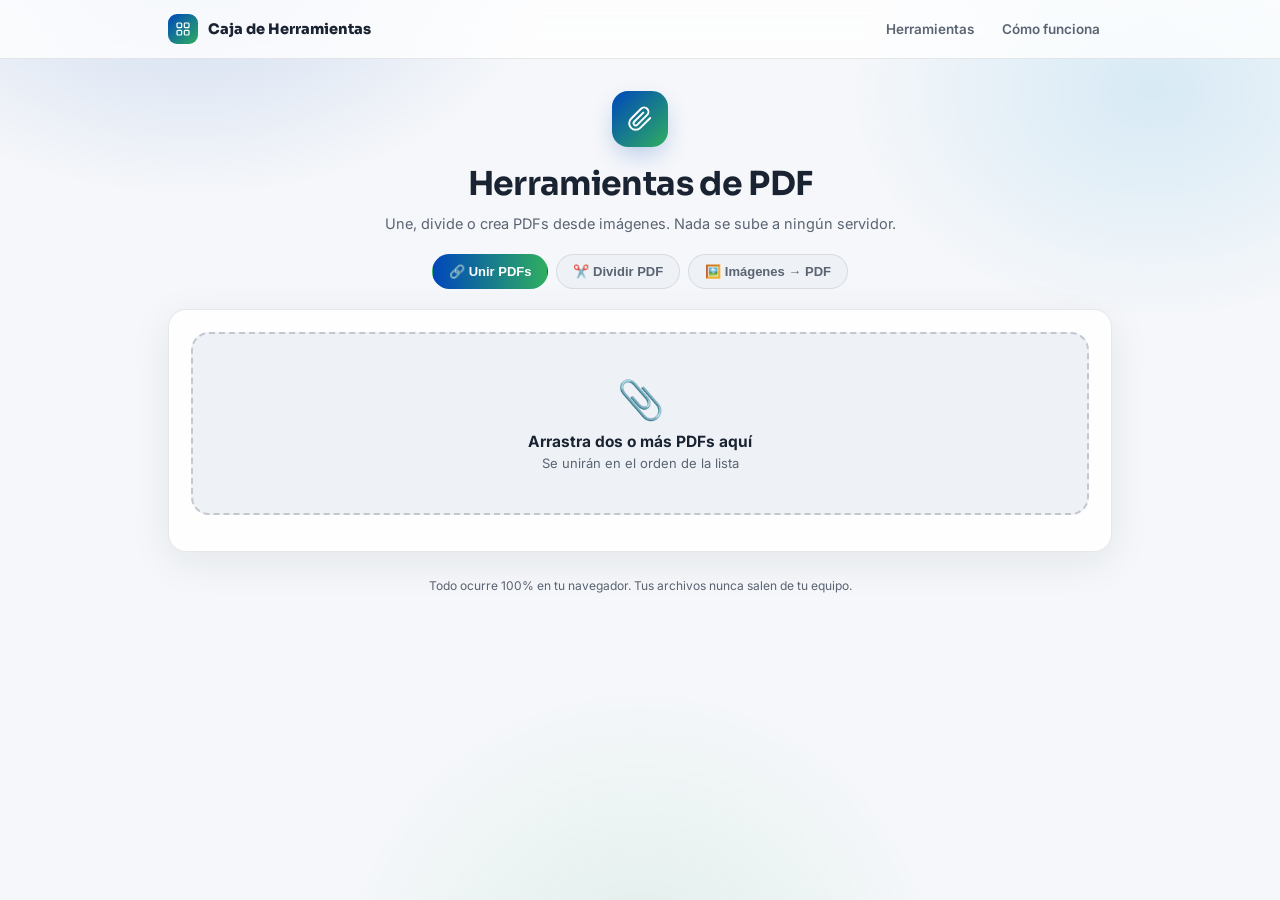
<file: tools/pdf-utilidades.html>
<!DOCTYPE html>
<html lang="es">
<head>
<meta charset="UTF-8">
<meta name="viewport" content="width=device-width, initial-scale=1.0">
<meta name="theme-color" content="#f5f7fa">
<title>Unir y dividir PDF</title>
<link rel="icon" href="data:image/svg+xml,<svg xmlns=%22http://www.w3.org/2000/svg%22 viewBox=%220 0 100 100%22><text y=%22.9em%22 font-size=%2290%22>📎</text></svg>">
<link rel="preconnect" href="https://fonts.googleapis.com">
<link rel="preconnect" href="https://fonts.gstatic.com" crossorigin>
<link href="https://fonts.googleapis.com/css2?family=Inter:wght@400;500;600;700&family=Sora:wght@600;700;800&display=swap" rel="stylesheet">
<link rel="stylesheet" href="../assets/style.css?v=11">
<style>
  .tabs{
    display:flex;
    gap:8px;
    justify-content:center;
    margin:22px 0 20px;
    flex-wrap:wrap;
  }
  .tab-btn{
    padding:9px 16px;
    border-radius:999px;
    border:1px solid var(--border);
    background:var(--panel-2);
    color:var(--muted);
    font-size:13px;
    font-weight:700;
    cursor:pointer;
    transition:all .2s ease;
  }
  .tab-btn.active{
    color:#fff;
    border-color:transparent;
    background:linear-gradient(90deg,var(--accent),var(--accent-3));
  }
  .tab-panel{ display:none; }
  .tab-panel.active{ display:block; }

  .file-list{
    display:flex;
    flex-direction:column;
    gap:8px;
    margin-top:14px;
  }
  .file-row{
    display:flex;
    align-items:center;
    gap:10px;
    padding:10px 12px;
    background:var(--panel-2);
    border:1px solid var(--border);
    border-radius:10px;
    font-size:13px;
  }
  .file-row .idx{
    width:22px; height:22px;
    border-radius:50%;
    background:var(--panel-solid);
    display:flex; align-items:center; justify-content:center;
    font-size:11px; font-weight:700; color:var(--muted);
    flex-shrink:0;
  }
  .file-row .fname{ flex:1; overflow:hidden; text-overflow:ellipsis; white-space:nowrap; }
  .file-row .mv, .file-row .rm{
    background:none; border:none; color:var(--muted); cursor:pointer; font-size:15px; padding:2px 6px;
  }
  .file-row .mv:hover, .file-row .rm:hover{ color:var(--text); }
  .file-row .rm:hover{ color:var(--danger); }

  .page-grid{
    display:grid;
    grid-template-columns:repeat(auto-fill, minmax(120px, 1fr));
    gap:12px;
    margin-top:16px;
  }
  .page-item{
    background:var(--panel-2);
    border:1px solid var(--border);
    border-radius:10px;
    overflow:hidden;
    display:flex;
    flex-direction:column;
  }
  .page-item img{ width:100%; display:block; background:#fff; }
  .page-item .page-foot{
    padding:8px; display:flex; align-items:center; justify-content:space-between;
    gap:6px; font-size:11.5px; color:var(--muted);
  }
  .page-item a, .page-item button.linklike{
    color:var(--accent-2); text-decoration:none; font-weight:700; background:none; border:none; cursor:pointer; font-size:11.5px;
  }
  .add-more{
    margin-top:10px;
    width:100%;
    padding:10px;
    border-radius:10px;
    border:1px dashed var(--border-strong);
    background:transparent;
    color:var(--muted);
    font-size:13px;
    font-weight:600;
    cursor:pointer;
  }
  .add-more:hover{ color:var(--text); border-color:var(--accent-2); }
</style>
</head>
<body>
<div class="bg-glow"></div>

<nav class="topnav">
  <div class="topnav-inner">
    <a class="topnav-brand" href="../index.html">
      <span class="nav-badge"><svg viewBox="0 0 24 24" fill="none" stroke="currentColor" stroke-width="1.8" stroke-linecap="round" stroke-linejoin="round"><rect x="3" y="3" width="7" height="7" rx="1.5"></rect><rect x="14" y="3" width="7" height="7" rx="1.5"></rect><rect x="3" y="14" width="7" height="7" rx="1.5"></rect><rect x="14" y="14" width="7" height="7" rx="1.5"></rect></svg></span>
      <span class="brand-text">Caja de Herramientas</span>
    </a>
    <div class="topnav-links">
      <a href="../index.html">Herramientas</a>
      <a href="../index.html#como-funciona">Cómo funciona</a>
    </div>
  </div>
</nav>

<div class="wrap wide">
  <header>
    <div class="logo-badge"><svg viewBox="0 0 24 24" fill="none" stroke="currentColor" stroke-width="1.8" stroke-linecap="round" stroke-linejoin="round"><path d="M21.44 11.05l-9.19 9.19a6 6 0 01-8.49-8.49l9.19-9.19a4 4 0 015.66 5.66l-9.2 9.19a2 2 0 01-2.83-2.83l8.49-8.48"></path></svg></div>
    <h1>Herramientas de PDF</h1>
    <p>Une, divide o crea PDFs desde imágenes. Nada se sube a ningún servidor.</p>
  </header>

  <div class="tabs">
    <button class="tab-btn active" data-tab="merge">🔗 Unir PDFs</button>
    <button class="tab-btn" data-tab="split">✂️ Dividir PDF</button>
    <button class="tab-btn" data-tab="img2pdf">🖼️ Imágenes → PDF</button>
  </div>

  <!-- UNIR -->
  <div class="tab-panel active" id="panel-merge">
    <div class="card" id="mergeUploadCard">
      <div class="drop" id="mergeDrop">
        <div class="icon">📎</div>
        <div class="main">Arrastra dos o más PDFs aquí</div>
        <div class="sub">Se unirán en el orden de la lista</div>
        <input type="file" id="mergeInput" accept="application/pdf" multiple>
      </div>
      <div class="file-list" id="mergeList"></div>
      <button class="add-more hidden" id="mergeAddMore">+ Agregar otro PDF</button>
    </div>
    <div class="card hidden" id="mergeActionCard">
      <button class="primary" id="mergeBtn">✨ Unir PDFs</button>
      <div class="progress-wrap" id="mergeProgressWrap">
        <div class="progress-bar"><div class="progress-fill" id="mergeProgressFill"></div></div>
        <div class="progress-label" id="mergeProgressLabel"><span class="spin">⏳</span> Uniendo…</div>
      </div>
    </div>
    <div class="card result" id="mergeResultCard">
      <div class="result-badge">✓ Listo</div>
      <div class="meta" id="mergeResultMeta"></div>
      <div class="result-actions">
        <a class="download" id="mergeDownload" download="unido.pdf">⬇ Descargar PDF unido</a>
        <button class="ghost" id="mergeResetBtn">↻ Empezar de nuevo</button>
      </div>
    </div>
  </div>

  <!-- DIVIDIR -->
  <div class="tab-panel" id="panel-split">
    <div class="card" id="splitUploadCard">
      <div class="drop" id="splitDrop">
        <div class="icon">✂️</div>
        <div class="main">Arrastra un PDF aquí o haz clic para elegir</div>
        <div class="sub">Descarga cada página como PDF individual</div>
        <input type="file" id="splitInput" accept="application/pdf">
      </div>
      <div class="file-chip" id="splitChip">
        <span>📄</span>
        <span class="name" id="splitFileName"></span>
        <span class="change" id="splitChange">Cambiar</span>
      </div>
    </div>
    <div class="card hidden" id="splitActionCard">
      <button class="primary" id="splitBtn">✨ Dividir en páginas</button>
      <div class="progress-wrap" id="splitProgressWrap">
        <div class="progress-bar"><div class="progress-fill" id="splitProgressFill"></div></div>
        <div class="progress-label" id="splitProgressLabel"><span class="spin">⏳</span> Procesando…</div>
      </div>
    </div>
    <div class="card result" id="splitResultCard">
      <div class="result-badge">✓ Listo</div>
      <div class="meta" id="splitResultMeta"></div>
      <div class="page-grid" id="splitGrid"></div>
      <div class="result-actions" style="margin-top:16px;">
        <button class="ghost" id="splitResetBtn">↻ Otro PDF</button>
      </div>
    </div>
  </div>

  <!-- IMAGENES A PDF -->
  <div class="tab-panel" id="panel-img2pdf">
    <div class="card" id="imgUploadCard">
      <div class="drop" id="imgDrop">
        <div class="icon">🖼️</div>
        <div class="main">Arrastra una o más imágenes aquí</div>
        <div class="sub">Se ordenarán como páginas del PDF</div>
        <input type="file" id="imgInput" accept="image/*" multiple>
      </div>
      <div class="file-list" id="imgList"></div>
      <button class="add-more hidden" id="imgAddMore">+ Agregar otra imagen</button>
    </div>
    <div class="card hidden" id="imgActionCard">
      <button class="primary" id="imgBtn">✨ Crear PDF</button>
      <div class="progress-wrap" id="imgProgressWrap">
        <div class="progress-bar"><div class="progress-fill" id="imgProgressFill"></div></div>
        <div class="progress-label" id="imgProgressLabel"><span class="spin">⏳</span> Generando…</div>
      </div>
    </div>
    <div class="card result" id="imgResultCard">
      <div class="result-badge">✓ Listo</div>
      <div class="meta" id="imgResultMeta"></div>
      <div class="result-actions">
        <a class="download" id="imgDownload" download="imagenes.pdf">⬇ Descargar PDF</a>
        <button class="ghost" id="imgResetBtn">↻ Empezar de nuevo</button>
      </div>
    </div>
  </div>

  <div class="footer-note">Todo ocurre 100% en tu navegador. Tus archivos nunca salen de tu equipo.</div>
</div>

<div class="toast" id="toast"></div>

<script src="../vendor/pdflib/pdf-lib.min.js"></script>
<script src="../vendor/pdfjs/pdf.min.js"></script>
<script>
pdfjsLib.GlobalWorkerOptions.workerSrc = new URL('../vendor/pdfjs/pdf.worker.min.js', document.baseURI).href;
const { PDFDocument } = PDFLib;

const toast = document.getElementById('toast');
let toastTimer = null;
function showToast(msg){
  toast.textContent = msg;
  toast.classList.add('show');
  clearTimeout(toastTimer);
  toastTimer = setTimeout(() => toast.classList.remove('show'), 4200);
}
function fmtBytes(n){
  if (n < 1024) return n + ' B';
  if (n < 1024 * 1024) return (n / 1024).toFixed(1) + ' KB';
  return (n / 1024 / 1024).toFixed(2) + ' MB';
}

// ---- Tabs ----
document.querySelectorAll('.tab-btn').forEach(btn => {
  btn.addEventListener('click', () => {
    document.querySelectorAll('.tab-btn').forEach(b => b.classList.remove('active'));
    document.querySelectorAll('.tab-panel').forEach(p => p.classList.remove('active'));
    btn.classList.add('active');
    document.getElementById('panel-' + btn.dataset.tab).classList.add('active');
  });
});

// ---- UNIR PDFs ----
(function(){
  const drop = document.getElementById('mergeDrop');
  const input = document.getElementById('mergeInput');
  const list = document.getElementById('mergeList');
  const addMore = document.getElementById('mergeAddMore');
  const actionCard = document.getElementById('mergeActionCard');
  const btn = document.getElementById('mergeBtn');
  const progressWrap = document.getElementById('mergeProgressWrap');
  const progressFill = document.getElementById('mergeProgressFill');
  const progressLabel = document.getElementById('mergeProgressLabel');
  const resultCard = document.getElementById('mergeResultCard');
  const resultMeta = document.getElementById('mergeResultMeta');
  const download = document.getElementById('mergeDownload');
  const resetBtn = document.getElementById('mergeResetBtn');

  let files = [];

  function render(){
    list.innerHTML = '';
    files.forEach((f, i) => {
      const row = document.createElement('div');
      row.className = 'file-row';
      row.innerHTML = `
        <span class="idx">${i + 1}</span>
        <span class="fname">${f.name}</span>
        <button class="mv" data-dir="-1" data-i="${i}" title="Subir">↑</button>
        <button class="mv" data-dir="1" data-i="${i}" title="Bajar">↓</button>
        <button class="rm" data-i="${i}" title="Quitar">✕</button>
      `;
      list.appendChild(row);
    });
    addMore.classList.toggle('hidden', files.length === 0);
    actionCard.classList.toggle('hidden', files.length < 2);
    resultCard.classList.remove('show');
    if (files.length === 0) drop.classList.remove('hidden'); else drop.classList.add('hidden');
  }

  list.addEventListener('click', (e) => {
    const i = parseInt(e.target.dataset.i, 10);
    if (Number.isNaN(i)) return;
    if (e.target.classList.contains('rm')){
      files.splice(i, 1);
    } else if (e.target.classList.contains('mv')){
      const dir = parseInt(e.target.dataset.dir, 10);
      const j = i + dir;
      if (j < 0 || j >= files.length) return;
      [files[i], files[j]] = [files[j], files[i]];
    }
    render();
  });

  function addFiles(fileListLike){
    const newOnes = Array.from(fileListLike).filter(f => f.type === 'application/pdf');
    if (newOnes.length === 0){
      showToast('Por favor elige archivos PDF válidos.');
      return;
    }
    files = files.concat(newOnes);
    render();
  }

  drop.addEventListener('click', () => input.click());
  drop.addEventListener('dragover', (e) => { e.preventDefault(); drop.classList.add('dragover'); });
  drop.addEventListener('dragleave', () => drop.classList.remove('dragover'));
  drop.addEventListener('drop', (e) => { e.preventDefault(); drop.classList.remove('dragover'); addFiles(e.dataTransfer.files); });
  input.addEventListener('change', (e) => { addFiles(e.target.files); input.value = ''; });
  addMore.addEventListener('click', () => input.click());

  btn.addEventListener('click', async () => {
    if (files.length < 2) return;
    btn.disabled = true;
    progressWrap.classList.add('show');
    progressFill.style.width = '0%';
    try {
      const merged = await PDFDocument.create();
      for (let i = 0; i < files.length; i++){
        progressLabel.innerHTML = `<span class="spin">⚙️</span> Uniendo ${i + 1} de ${files.length}…`;
        progressFill.style.width = Math.round((i / files.length) * 100) + '%';
        const bytes = await files[i].arrayBuffer();
        const src = await PDFDocument.load(bytes);
        const pages = await merged.copyPages(src, src.getPageIndices());
        pages.forEach(p => merged.addPage(p));
      }
      const bytes = await merged.save();
      const blob = new Blob([bytes], { type: 'application/pdf' });
      const url = URL.createObjectURL(blob);
      download.href = url;
      resultMeta.textContent = `${files.length} PDFs unidos · ${merged.getPageCount()} páginas · ${fmtBytes(blob.size)}`;
      progressFill.style.width = '100%';
      resultCard.classList.add('show');
      resultCard.scrollIntoView({ behavior: 'smooth', block: 'center' });
    } catch (err) {
      console.error(err);
      showToast('Ocurrió un error al unir los PDFs: ' + (err?.message || err));
    } finally {
      btn.disabled = false;
      setTimeout(() => progressWrap.classList.remove('show'), 800);
    }
  });

  resetBtn.addEventListener('click', () => { files = []; render(); });
  render();
})();

// ---- DIVIDIR PDF ----
(function(){
  const drop = document.getElementById('splitDrop');
  const input = document.getElementById('splitInput');
  const chip = document.getElementById('splitChip');
  const fname = document.getElementById('splitFileName');
  const change = document.getElementById('splitChange');
  const actionCard = document.getElementById('splitActionCard');
  const btn = document.getElementById('splitBtn');
  const progressWrap = document.getElementById('splitProgressWrap');
  const progressFill = document.getElementById('splitProgressFill');
  const progressLabel = document.getElementById('splitProgressLabel');
  const resultCard = document.getElementById('splitResultCard');
  const resultMeta = document.getElementById('splitResultMeta');
  const grid = document.getElementById('splitGrid');

  let currentFile = null;

  function handleFile(file){
    if (!file || file.type !== 'application/pdf'){
      showToast('Por favor elige un archivo PDF válido.');
      return;
    }
    currentFile = file;
    fname.textContent = file.name;
    chip.classList.add('show');
    actionCard.classList.remove('hidden');
    resultCard.classList.remove('show');
  }

  drop.addEventListener('click', () => input.click());
  drop.addEventListener('dragover', (e) => { e.preventDefault(); drop.classList.add('dragover'); });
  drop.addEventListener('dragleave', () => drop.classList.remove('dragover'));
  drop.addEventListener('drop', (e) => { e.preventDefault(); drop.classList.remove('dragover'); handleFile(e.dataTransfer.files[0]); });
  input.addEventListener('change', (e) => handleFile(e.target.files[0]));
  change.addEventListener('click', (e) => { e.stopPropagation(); input.click(); });

  btn.addEventListener('click', async () => {
    if (!currentFile) return;
    btn.disabled = true;
    progressWrap.classList.add('show');
    progressFill.style.width = '0%';
    grid.innerHTML = '';
    try {
      const bytes = await currentFile.arrayBuffer();
      const src = await PDFDocument.load(bytes);
      const total = src.getPageCount();
      const baseName = currentFile.name.replace(/\.pdf$/i, '') || 'documento';

      const pdfForThumbs = await pdfjsLib.getDocument({ data: bytes.slice(0) }).promise;

      for (let i = 0; i < total; i++){
        progressLabel.innerHTML = `<span class="spin">⚙️</span> Página ${i + 1} de ${total}…`;
        progressFill.style.width = Math.round((i / total) * 100) + '%';

        const single = await PDFDocument.create();
        const [copied] = await single.copyPages(src, [i]);
        single.addPage(copied);
        const singleBytes = await single.save();
        const blob = new Blob([singleBytes], { type: 'application/pdf' });
        const url = URL.createObjectURL(blob);

        const page = await pdfForThumbs.getPage(i + 1);
        const viewport = page.getViewport({ scale: 0.5 });
        const canvas = document.createElement('canvas');
        canvas.width = viewport.width;
        canvas.height = viewport.height;
        const ctx = canvas.getContext('2d');
        await page.render({ canvasContext: ctx, viewport }).promise;
        const thumbUrl = canvas.toDataURL('image/png');

        const item = document.createElement('div');
        item.className = 'page-item';
        item.innerHTML = `
          <img src="${thumbUrl}" alt="Página ${i + 1}">
          <div class="page-foot">
            <span>Pág. ${i + 1}</span>
            <a href="${url}" download="${baseName}-pagina-${i + 1}.pdf">⬇ Descargar</a>
          </div>
        `;
        grid.appendChild(item);
      }

      progressFill.style.width = '100%';
      resultMeta.textContent = `${total} página${total === 1 ? '' : 's'} · descarga cada una por separado`;
      resultCard.classList.add('show');
      resultCard.scrollIntoView({ behavior: 'smooth', block: 'start' });
    } catch (err) {
      console.error(err);
      showToast('Ocurrió un error al dividir el PDF: ' + (err?.message || err));
    } finally {
      btn.disabled = false;
      setTimeout(() => progressWrap.classList.remove('show'), 800);
    }
  });

  document.getElementById('splitResetBtn').addEventListener('click', () => {
    currentFile = null;
    input.value = '';
    chip.classList.remove('show');
    actionCard.classList.add('hidden');
    resultCard.classList.remove('show');
    grid.innerHTML = '';
  });
})();

// ---- IMAGENES A PDF ----
(function(){
  const drop = document.getElementById('imgDrop');
  const input = document.getElementById('imgInput');
  const list = document.getElementById('imgList');
  const addMore = document.getElementById('imgAddMore');
  const actionCard = document.getElementById('imgActionCard');
  const btn = document.getElementById('imgBtn');
  const progressWrap = document.getElementById('imgProgressWrap');
  const progressFill = document.getElementById('imgProgressFill');
  const progressLabel = document.getElementById('imgProgressLabel');
  const resultCard = document.getElementById('imgResultCard');
  const resultMeta = document.getElementById('imgResultMeta');
  const download = document.getElementById('imgDownload');

  let files = [];

  function render(){
    list.innerHTML = '';
    files.forEach((f, i) => {
      const row = document.createElement('div');
      row.className = 'file-row';
      row.innerHTML = `
        <span class="idx">${i + 1}</span>
        <span class="fname">${f.name}</span>
        <button class="mv" data-dir="-1" data-i="${i}" title="Subir">↑</button>
        <button class="mv" data-dir="1" data-i="${i}" title="Bajar">↓</button>
        <button class="rm" data-i="${i}" title="Quitar">✕</button>
      `;
      list.appendChild(row);
    });
    addMore.classList.toggle('hidden', files.length === 0);
    actionCard.classList.toggle('hidden', files.length === 0);
    resultCard.classList.remove('show');
    if (files.length === 0) drop.classList.remove('hidden'); else drop.classList.add('hidden');
  }

  list.addEventListener('click', (e) => {
    const i = parseInt(e.target.dataset.i, 10);
    if (Number.isNaN(i)) return;
    if (e.target.classList.contains('rm')){
      files.splice(i, 1);
    } else if (e.target.classList.contains('mv')){
      const dir = parseInt(e.target.dataset.dir, 10);
      const j = i + dir;
      if (j < 0 || j >= files.length) return;
      [files[i], files[j]] = [files[j], files[i]];
    }
    render();
  });

  function addFiles(fileListLike){
    const newOnes = Array.from(fileListLike).filter(f => f.type.startsWith('image/'));
    if (newOnes.length === 0){
      showToast('Por favor elige archivos de imagen válidos.');
      return;
    }
    files = files.concat(newOnes);
    render();
  }

  drop.addEventListener('click', () => input.click());
  drop.addEventListener('dragover', (e) => { e.preventDefault(); drop.classList.add('dragover'); });
  drop.addEventListener('dragleave', () => drop.classList.remove('dragover'));
  drop.addEventListener('drop', (e) => { e.preventDefault(); drop.classList.remove('dragover'); addFiles(e.dataTransfer.files); });
  input.addEventListener('change', (e) => { addFiles(e.target.files); input.value = ''; });
  addMore.addEventListener('click', () => input.click());

  function loadImage(file){
    return new Promise((resolve, reject) => {
      const img = new Image();
      img.onload = () => resolve(img);
      img.onerror = reject;
      img.src = URL.createObjectURL(file);
    });
  }

  async function toPngBytes(img){
    const canvas = document.createElement('canvas');
    canvas.width = img.naturalWidth;
    canvas.height = img.naturalHeight;
    const ctx = canvas.getContext('2d');
    ctx.drawImage(img, 0, 0);
    const blob = await new Promise(resolve => canvas.toBlob(resolve, 'image/png'));
    return new Uint8Array(await blob.arrayBuffer());
  }

  btn.addEventListener('click', async () => {
    if (files.length === 0) return;
    btn.disabled = true;
    progressWrap.classList.add('show');
    progressFill.style.width = '0%';
    try {
      const pdfDoc = await PDFDocument.create();
      for (let i = 0; i < files.length; i++){
        progressLabel.innerHTML = `<span class="spin">⚙️</span> Imagen ${i + 1} de ${files.length}…`;
        progressFill.style.width = Math.round((i / files.length) * 100) + '%';

        const file = files[i];
        const bytes = new Uint8Array(await file.arrayBuffer());
        let embedded;
        if (file.type === 'image/jpeg' || file.type === 'image/jpg'){
          embedded = await pdfDoc.embedJpg(bytes);
        } else if (file.type === 'image/png'){
          embedded = await pdfDoc.embedPng(bytes);
        } else {
          const img = await loadImage(file);
          const pngBytes = await toPngBytes(img);
          embedded = await pdfDoc.embedPng(pngBytes);
        }
        const page = pdfDoc.addPage([embedded.width, embedded.height]);
        page.drawImage(embedded, { x: 0, y: 0, width: embedded.width, height: embedded.height });
      }
      const bytes = await pdfDoc.save();
      const blob = new Blob([bytes], { type: 'application/pdf' });
      const url = URL.createObjectURL(blob);
      download.href = url;
      resultMeta.textContent = `${files.length} ${files.length === 1 ? 'imagen' : 'imágenes'} · ${fmtBytes(blob.size)}`;
      progressFill.style.width = '100%';
      resultCard.classList.add('show');
      resultCard.scrollIntoView({ behavior: 'smooth', block: 'center' });
    } catch (err) {
      console.error(err);
      showToast('Ocurrió un error al crear el PDF: ' + (err?.message || err));
    } finally {
      btn.disabled = false;
      setTimeout(() => progressWrap.classList.remove('show'), 800);
    }
  });

  document.getElementById('imgResetBtn').addEventListener('click', () => { files = []; render(); });
  render();
})();
</script>
</body>
</html>
</file>
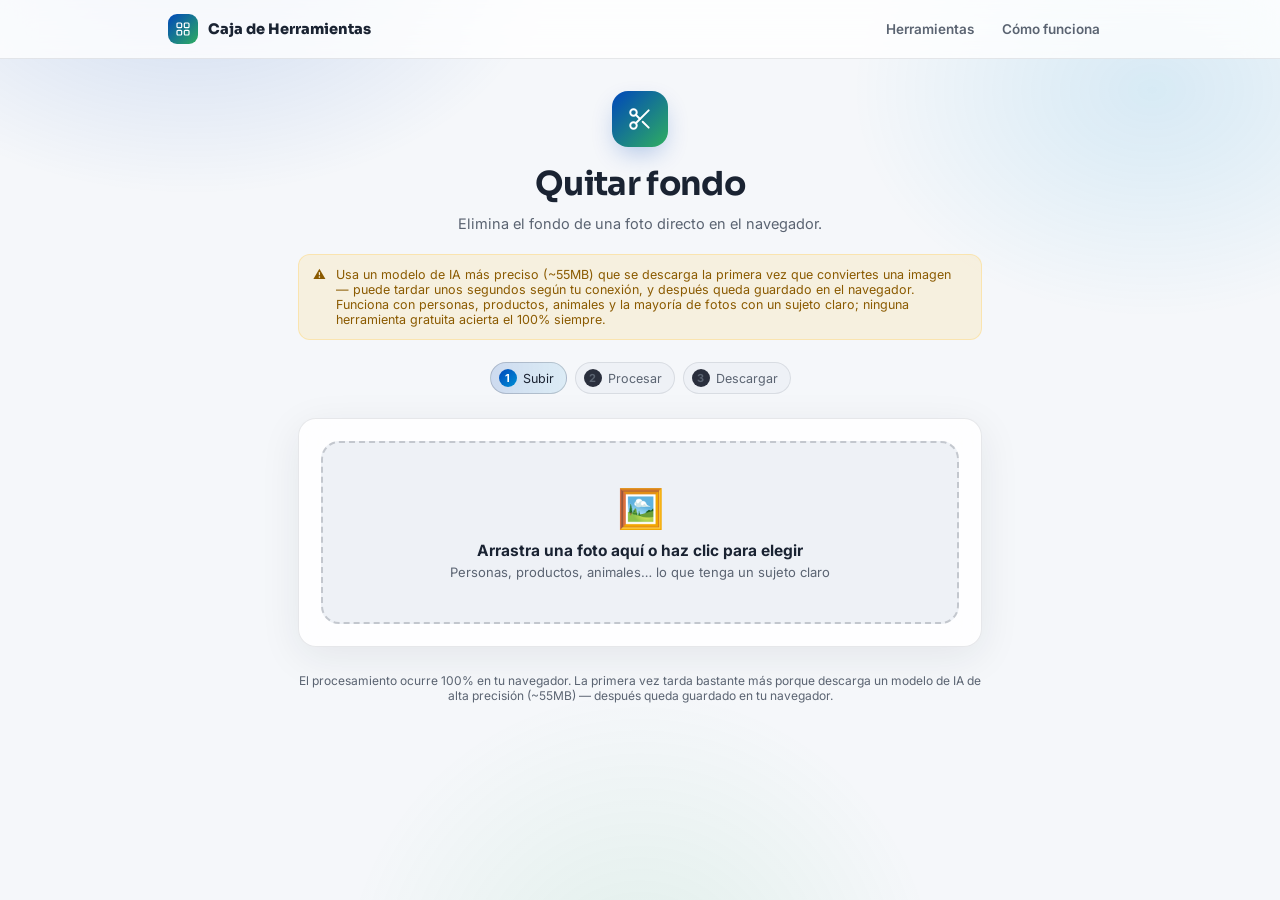
<file: tools/quitar-fondo.html>
<!DOCTYPE html>
<html lang="es">
<head>
<meta charset="UTF-8">
<meta name="viewport" content="width=device-width, initial-scale=1.0">
<meta name="theme-color" content="#f5f7fa">
<title>Quitar fondo</title>
<link rel="icon" href="data:image/svg+xml,<svg xmlns=%22http://www.w3.org/2000/svg%22 viewBox=%220 0 100 100%22><text y=%22.9em%22 font-size=%2290%22>✂️</text></svg>">
<link rel="preconnect" href="https://fonts.googleapis.com">
<link rel="preconnect" href="https://fonts.gstatic.com" crossorigin>
<link href="https://fonts.googleapis.com/css2?family=Inter:wght@400;500;600;700&family=Sora:wght@600;700;800&display=swap" rel="stylesheet">
<link rel="stylesheet" href="../assets/style.css?v=11">
<style>
  .notice{
    display:flex;
    gap:10px;
    align-items:flex-start;
    background:rgba(255,209,102,0.18);
    border:1px solid rgba(255,209,102,0.4);
    border-radius:12px;
    padding:12px 14px;
    font-size:12.5px;
    color:#8a5a00;
    margin-bottom:16px;
  }
  img.preview-img{
    width:100%;
    max-height:340px;
    object-fit:contain;
    border-radius:12px;
    margin-top:16px;
    background:repeating-conic-gradient(#e2e5ea 0% 25%, #f4f6f9 0% 50%) 50% / 20px 20px;
  }
  .side-by-side{
    display:grid;
    grid-template-columns:1fr 1fr;
    gap:14px;
  }
  .side-by-side .col{ text-align:center; }
  .side-by-side .lbl{ font-size:12px; color:var(--muted); margin-top:8px; font-weight:600; }
  @media (max-width:520px){ .side-by-side{ grid-template-columns:1fr; } }
</style>
</head>
<body>
<div class="bg-glow"></div>

<nav class="topnav">
  <div class="topnav-inner">
    <a class="topnav-brand" href="../index.html">
      <span class="nav-badge"><svg viewBox="0 0 24 24" fill="none" stroke="currentColor" stroke-width="1.8" stroke-linecap="round" stroke-linejoin="round"><rect x="3" y="3" width="7" height="7" rx="1.5"></rect><rect x="14" y="3" width="7" height="7" rx="1.5"></rect><rect x="3" y="14" width="7" height="7" rx="1.5"></rect><rect x="14" y="14" width="7" height="7" rx="1.5"></rect></svg></span>
      <span class="brand-text">Caja de Herramientas</span>
    </a>
    <div class="topnav-links">
      <a href="../index.html">Herramientas</a>
      <a href="../index.html#como-funciona">Cómo funciona</a>
    </div>
  </div>
</nav>

<div class="wrap">
  <header>
    <div class="logo-badge"><svg viewBox="0 0 24 24" fill="none" stroke="currentColor" stroke-width="1.8" stroke-linecap="round" stroke-linejoin="round"><circle cx="6" cy="6" r="3"></circle><circle cx="6" cy="18" r="3"></circle><line x1="20" y1="4" x2="8.12" y2="15.88"></line><line x1="14.47" y1="14.48" x2="20" y2="20"></line><line x1="8.12" y1="8.12" x2="12" y2="12"></line></svg></div>
    <h1>Quitar fondo</h1>
    <p>Elimina el fondo de una foto directo en el navegador.</p>
  </header>

  <div class="notice">
    ⚠️ <div>Usa un modelo de IA más preciso (~55MB) que se descarga la primera vez que conviertes una imagen — puede tardar unos segundos según tu conexión, y después queda guardado en el navegador. Funciona con personas, productos, animales y la mayoría de fotos con un sujeto claro; ninguna herramienta gratuita acierta el 100% siempre.</div>
  </div>

  <div class="steps">
    <div class="step" id="step1"><span class="num">1</span><span class="label">Subir</span></div>
    <div class="step" id="step2"><span class="num">2</span><span class="label">Procesar</span></div>
    <div class="step" id="step3"><span class="num">3</span><span class="label">Descargar</span></div>
  </div>

  <div class="card" id="uploadCard">
    <div class="drop" id="drop">
      <div class="icon">🖼️</div>
      <div class="main">Arrastra una foto aquí o haz clic para elegir</div>
      <div class="sub">Personas, productos, animales… lo que tenga un sujeto claro</div>
      <input type="file" id="fileInput" accept="image/*">
    </div>
    <div class="file-chip" id="fileChip">
      <span>🖼️</span>
      <span class="name" id="fileName"></span>
      <span class="change" id="fileChange">Cambiar</span>
    </div>
    <img id="preview" class="preview-img hidden" alt="Vista previa">
  </div>

  <div class="card hidden" id="optionsCard">
    <button class="primary" id="convertBtn">✨ Quitar fondo</button>
    <div class="progress-wrap" id="progressWrap">
      <div class="progress-bar"><div class="progress-fill" id="progressFill"></div></div>
      <div class="progress-label" id="progressLabel"><span class="spin">⏳</span> Cargando modelo (una sola vez)…</div>
    </div>
  </div>

  <div class="card result" id="resultCard">
    <div class="result-badge">✓ Listo</div>
    <div class="side-by-side">
      <div class="col">
        <img id="beforeImg" class="preview-img" alt="Original">
        <div class="lbl">Original</div>
      </div>
      <div class="col">
        <img id="afterImg" class="preview-img" alt="Sin fondo">
        <div class="lbl">Sin fondo</div>
      </div>
    </div>
    <div class="result-actions" style="margin-top:16px;">
      <a class="download" id="downloadLink" download="sin-fondo.png">⬇ Descargar PNG</a>
      <button class="ghost" id="resetBtn">↻ Otra foto</button>
    </div>
  </div>

  <div class="footer-note">El procesamiento ocurre 100% en tu navegador. La primera vez tarda bastante más porque descarga un modelo de IA de alta precisión (~55MB) — después queda guardado en tu navegador.</div>
</div>

<div class="toast" id="toast"></div>

<script src="../vendor/ort/ort.wasm.min.js"></script>
<script>
const drop = document.getElementById('drop');
const fileInput = document.getElementById('fileInput');
const fileChip = document.getElementById('fileChip');
const fileName = document.getElementById('fileName');
const fileChange = document.getElementById('fileChange');
const preview = document.getElementById('preview');
const optionsCard = document.getElementById('optionsCard');
const convertBtn = document.getElementById('convertBtn');
const progressWrap = document.getElementById('progressWrap');
const progressFill = document.getElementById('progressFill');
const progressLabel = document.getElementById('progressLabel');
const toast = document.getElementById('toast');
const resultCard = document.getElementById('resultCard');
const beforeImg = document.getElementById('beforeImg');
const afterImg = document.getElementById('afterImg');
const downloadLink = document.getElementById('downloadLink');
const resetBtn = document.getElementById('resetBtn');
const step1 = document.getElementById('step1');
const step2 = document.getElementById('step2');
const step3 = document.getElementById('step3');

let currentImg = null;
let toastTimer = null;
let ortSession = null;
const MODEL_SIZE = 320; // u2netp.onnx has a fixed 320x320 input shape

function setStep(n){
  [step1, step2, step3].forEach((el, i) => {
    el.classList.toggle('done', i + 1 < n);
    el.classList.toggle('active', i + 1 === n);
  });
}
setStep(1);

function showToast(msg){
  toast.textContent = msg;
  toast.classList.add('show');
  clearTimeout(toastTimer);
  toastTimer = setTimeout(() => toast.classList.remove('show'), 4200);
}

function handleFile(file){
  if (!file || !file.type.startsWith('image/')){
    showToast('Por favor elige un archivo de imagen válido.');
    return;
  }
  const url = URL.createObjectURL(file);
  const img = new Image();
  img.onload = () => {
    currentImg = img;
    preview.src = url;
    preview.classList.remove('hidden');
    fileName.textContent = file.name;
    fileChip.classList.add('show');
    optionsCard.classList.remove('hidden');
    resultCard.classList.remove('show');
    setStep(2);
    optionsCard.scrollIntoView({ behavior: 'smooth', block: 'nearest' });
  };
  img.src = url;
}

drop.addEventListener('click', () => fileInput.click());
drop.addEventListener('dragover', (e) => { e.preventDefault(); drop.classList.add('dragover'); });
drop.addEventListener('dragleave', () => drop.classList.remove('dragover'));
drop.addEventListener('drop', (e) => {
  e.preventDefault();
  drop.classList.remove('dragover');
  handleFile(e.dataTransfer.files[0]);
});
fileInput.addEventListener('change', (e) => handleFile(e.target.files[0]));
fileChange.addEventListener('click', (e) => { e.stopPropagation(); fileInput.click(); });

ort.env.wasm.wasmPaths = { 'ort-wasm-simd-threaded.wasm': new URL('../vendor/ort/ort-wasm-simd-threaded.wasm', document.baseURI).href };
ort.env.wasm.numThreads = 1;

async function ensureModel(onProgress){
  if (ortSession) return ortSession;

  const resp = await fetch(new URL('../vendor/segment/silueta.onnx', document.baseURI).href);
  const total = parseInt(resp.headers.get('content-length') || '0', 10);
  const reader = resp.body.getReader();
  const chunks = [];
  let received = 0;
  while (true){
    const { done, value } = await reader.read();
    if (done) break;
    chunks.push(value);
    received += value.length;
    if (total) onProgress(received / total);
  }
  const modelBytes = new Uint8Array(received);
  let offset = 0;
  for (const chunk of chunks){ modelBytes.set(chunk, offset); offset += chunk.length; }

  ortSession = await ort.InferenceSession.create(modelBytes, { executionProviders: ['wasm'] });
  return ortSession;
}

async function segmentOnce(session, imgEl){
  // Tried letterboxing (scale to fit + pad) here to avoid distorting
  // tall/narrow photos, expecting it to improve mask quality. Measured
  // it head-to-head against plain stretching on the same test image and
  // it was clearly worse (opaque pixel count dropped by ~97%, dark-edge
  // pixels went up ~3x) — this small model appears to have been
  // exported/tuned around simple stretch-to-square resizing, and the
  // gray padding throws it off. Reverted to stretching.
  const size = MODEL_SIZE;
  const inCanvas = document.createElement('canvas');
  inCanvas.width = size; inCanvas.height = size;
  const inCtx = inCanvas.getContext('2d');
  inCtx.drawImage(imgEl, 0, 0, size, size);
  const src = inCtx.getImageData(0, 0, size, size).data;

  // Match the reference preprocessing exactly: it normalizes by the
  // image's own max pixel value (im_ary / max(np.max(im_ary), 1e-6)),
  // not a fixed /255. In most photos the brightest pixel is ~255 so this
  // rarely matters, but for a duller/lower-contrast render it does — and
  // the model was trained expecting exactly this normalization.
  let maxVal = 0;
  for (let i = 0; i < src.length; i += 4){
    if (src[i] > maxVal) maxVal = src[i];
    if (src[i + 1] > maxVal) maxVal = src[i + 1];
    if (src[i + 2] > maxVal) maxVal = src[i + 2];
  }
  maxVal = Math.max(maxVal, 1e-6);

  const mean = [0.485, 0.456, 0.406];
  const std = [0.229, 0.224, 0.225];
  const plane = size * size;
  const input = new Float32Array(3 * plane);
  for (let i = 0; i < plane; i++){
    input[i]             = (src[i * 4]     / maxVal - mean[0]) / std[0];
    input[plane + i]     = (src[i * 4 + 1] / maxVal - mean[1]) / std[1];
    input[2 * plane + i] = (src[i * 4 + 2] / maxVal - mean[2]) / std[2];
  }

  const tensor = new ort.Tensor('float32', input, [1, 3, size, size]);
  const feeds = {};
  feeds[session.inputNames[0]] = tensor;
  const out = await session.run(feeds);
  const data = out[session.outputNames[0]].data;

  let min = Infinity, max = -Infinity;
  for (let i = 0; i < data.length; i++){
    if (data[i] < min) min = data[i];
    if (data[i] > max) max = data[i];
  }
  const range = (max - min) || 1;

  const maskSmall = document.createElement('canvas');
  maskSmall.width = size; maskSmall.height = size;
  const maskCtx = maskSmall.getContext('2d');
  const maskImg = maskCtx.createImageData(size, size);
  for (let i = 0; i < plane; i++){
    const v = Math.max(0, Math.min(255, Math.round(((data[i] - min) / range) * 255)));
    maskImg.data[i * 4] = v;
    maskImg.data[i * 4 + 1] = v;
    maskImg.data[i * 4 + 2] = v;
    maskImg.data[i * 4 + 3] = 255;
  }
  maskCtx.putImageData(maskImg, 0, 0);
  return maskSmall;
}

convertBtn.addEventListener('click', async () => {
  if (!currentImg) return;
  resultCard.classList.remove('show');
  convertBtn.disabled = true;
  progressWrap.classList.add('show');
  progressFill.style.width = '15%';
  progressLabel.innerHTML = '<span class="spin">⏳</span> Cargando modelo (una sola vez)…';

  try {
    progressLabel.innerHTML = '<span class="spin">⏳</span> Cargando modelo de IA (una sola vez)…';
    const session = await ensureModel((frac) => {
      progressFill.style.width = Math.round(frac * 60) + '%';
    });
    progressFill.style.width = '65%';
    progressLabel.innerHTML = '<span class="spin">🧠</span> Analizando la imagen…';

    const maskSmall = await segmentOnce(session, currentImg);
    progressFill.style.width = '85%';
    progressLabel.innerHTML = '<span class="spin">✂️</span> Recortando el fondo…';

    const w = currentImg.naturalWidth;
    const h = currentImg.naturalHeight;

    const maskCanvas = document.createElement('canvas');
    maskCanvas.width = w; maskCanvas.height = h;
    maskCanvas.getContext('2d').drawImage(maskSmall, 0, 0, w, h);
    const maskData = maskCanvas.getContext('2d').getImageData(0, 0, w, h).data;

    const imgCanvas = document.createElement('canvas');
    imgCanvas.width = w; imgCanvas.height = h;
    const imgCtx = imgCanvas.getContext('2d');
    imgCtx.drawImage(currentImg, 0, 0, w, h);
    const imgData = imgCtx.getImageData(0, 0, w, h);
    const px = imgData.data;

    // Estimate the background color by sampling the four corners, to
    // "decontaminate" semi-transparent edge pixels (avoids a dark halo
    // left over from the original background bleeding through).
    const sampleBlock = (sx, sy) => {
      let r = 0, g = 0, b = 0, n = 0;
      const size = Math.max(3, Math.round(Math.min(w, h) * 0.02));
      for (let y = sy; y < sy + size; y++){
        for (let x = sx; x < sx + size; x++){
          if (x < 0 || y < 0 || x >= w || y >= h) continue;
          const idx = (y * w + x) * 4;
          r += px[idx]; g += px[idx + 1]; b += px[idx + 2]; n++;
        }
      }
      return n ? [r / n, g / n, b / n] : [0, 0, 0];
    };
    const corners = [sampleBlock(0, 0), sampleBlock(w - 4, 0), sampleBlock(0, h - 4), sampleBlock(w - 4, h - 4)];
    const bg = [0, 1, 2].map(c => corners.reduce((s, v) => s + v[c], 0) / corners.length);

    // IMPORTANT: never hard-zero mid-confidence pixels here (an earlier
    // version did, and on real photos — unlike the flat-color synthetic
    // images this was first tuned on — model confidence dips into that
    // range over legitimate parts of the subject too, which deleted
    // entire limbs/torso sections). Losing real content is far worse
    // than an edge artifact, so every pixel the model gives any weight
    // to is kept.
    //
    // Color decontamination (subtracting the background's contribution)
    // is only mathematically valid for pixels that are a *true*
    // anti-aliased blend of subject+background at the boundary — for
    // that, mid-to-low mask confidence is a good proxy. But applying the
    // same math to an interior pixel the model is merely *unsure* about
    // (not an actual color blend) subtracts a background contribution
    // that was never really there, producing a muddy/grayish smudge
    // instead of the subject's real color. So: only decontaminate
    // pixels close to full confidence (a real thin edge band); anything
    // less sure keeps its original captured color, just partially
    // transparent.
    const DECONTAMINATE_ABOVE = 0.6;

    for (let i = 0; i < px.length; i += 4){
      const a = maskData[i];
      if (a > 0 && a < 255){
        const af = a / 255;
        if (af >= DECONTAMINATE_ABOVE){
          px[i]     = Math.min(255, Math.max(0, (px[i]     - (1 - af) * bg[0]) / af));
          px[i + 1] = Math.min(255, Math.max(0, (px[i + 1] - (1 - af) * bg[1]) / af));
          px[i + 2] = Math.min(255, Math.max(0, (px[i + 2] - (1 - af) * bg[2]) / af));
        }
      }
      px[i + 3] = a;
    }

    const outCanvas = document.createElement('canvas');
    outCanvas.width = w; outCanvas.height = h;
    outCanvas.getContext('2d').putImageData(imgData, 0, 0);

    const blob = await new Promise(resolve => outCanvas.toBlob(resolve, 'image/png'));
    const url = URL.createObjectURL(blob);

    beforeImg.src = currentImg.src;
    afterImg.src = url;
    downloadLink.href = url;

    progressFill.style.width = '100%';
    resultCard.classList.add('show');
    resultCard.scrollIntoView({ behavior: 'smooth', block: 'center' });
    progressLabel.textContent = '¡Listo!';
    setStep(3);
  } catch (err) {
    console.error(err);
    showToast('Ocurrió un error al quitar el fondo: ' + (err?.message || err));
  } finally {
    convertBtn.disabled = false;
    setTimeout(() => progressWrap.classList.remove('show'), 800);
  }
});

resetBtn.addEventListener('click', () => {
  currentImg = null;
  fileInput.value = '';
  preview.src = '';
  preview.classList.add('hidden');
  fileChip.classList.remove('show');
  optionsCard.classList.add('hidden');
  resultCard.classList.remove('show');
  setStep(1);
  window.scrollTo({ top: 0, behavior: 'smooth' });
});
</script>
</body>
</html>
</file>
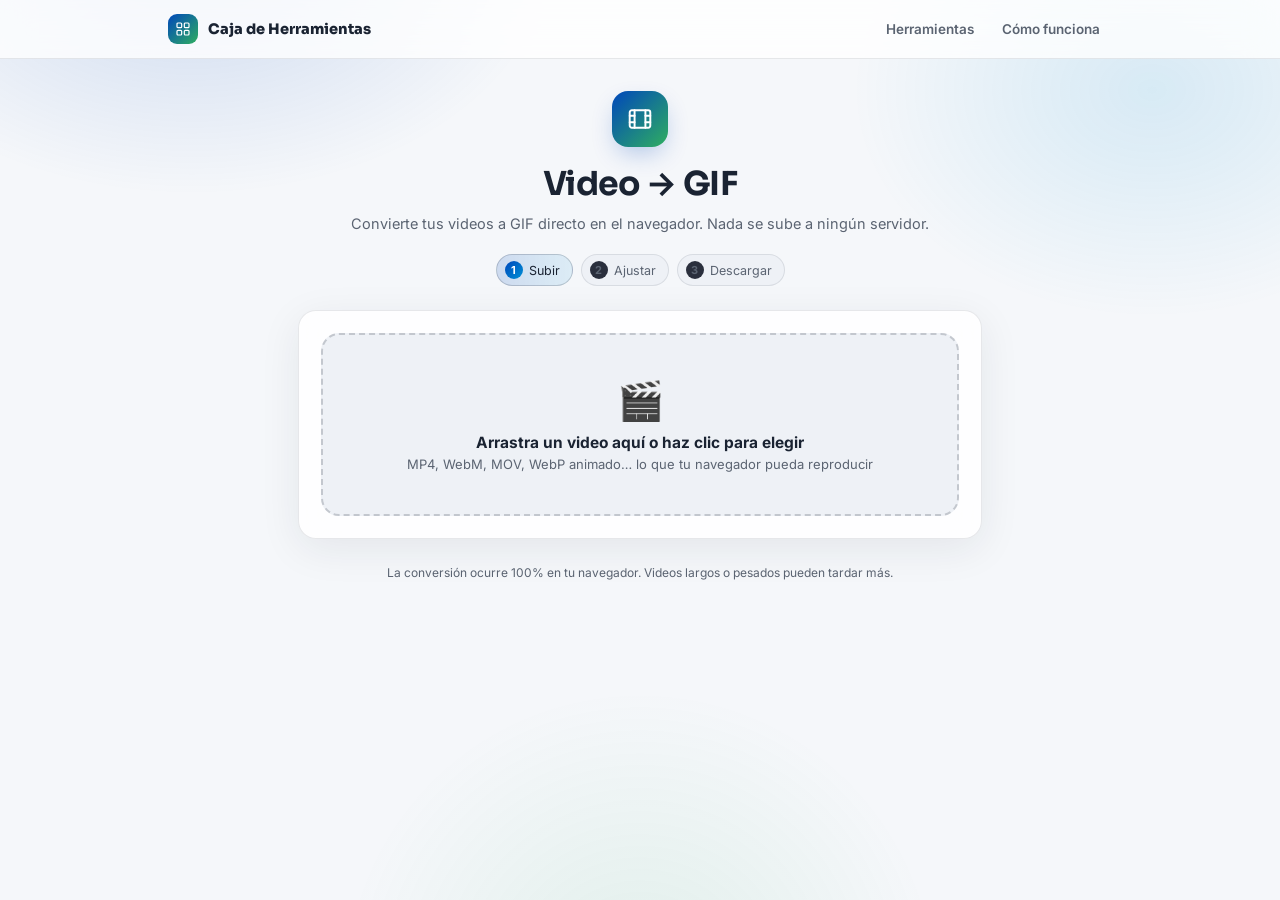
<file: tools/video-a-gif.html>
<!DOCTYPE html>
<html lang="es">
<head>
<meta charset="UTF-8">
<meta name="viewport" content="width=device-width, initial-scale=1.0">
<meta name="theme-color" content="#f5f7fa">
<title>Video a GIF</title>
<link rel="icon" href="data:image/svg+xml,<svg xmlns=%22http://www.w3.org/2000/svg%22 viewBox=%220 0 100 100%22><text y=%22.9em%22 font-size=%2290%22>🎞️</text></svg>">
<link rel="preconnect" href="https://fonts.googleapis.com">
<link rel="preconnect" href="https://fonts.gstatic.com" crossorigin>
<link href="https://fonts.googleapis.com/css2?family=Inter:wght@400;500;600;700&family=Sora:wght@600;700;800&display=swap" rel="stylesheet">
<link rel="stylesheet" href="../assets/style.css?v=11">
</head>
<body>
<div class="bg-glow"></div>
<canvas class="confetti-canvas" id="confetti"></canvas>

<nav class="topnav">
  <div class="topnav-inner">
    <a class="topnav-brand" href="../index.html">
      <span class="nav-badge"><svg viewBox="0 0 24 24" fill="none" stroke="currentColor" stroke-width="1.8" stroke-linecap="round" stroke-linejoin="round"><rect x="3" y="3" width="7" height="7" rx="1.5"></rect><rect x="14" y="3" width="7" height="7" rx="1.5"></rect><rect x="3" y="14" width="7" height="7" rx="1.5"></rect><rect x="14" y="14" width="7" height="7" rx="1.5"></rect></svg></span>
      <span class="brand-text">Caja de Herramientas</span>
    </a>
    <div class="topnav-links">
      <a href="../index.html">Herramientas</a>
      <a href="../index.html#como-funciona">Cómo funciona</a>
    </div>
  </div>
</nav>

<div class="wrap">
  <header>
    <div class="logo-badge"><svg viewBox="0 0 24 24" fill="none" stroke="currentColor" stroke-width="1.8" stroke-linecap="round" stroke-linejoin="round"><rect x="2.5" y="4" width="19" height="16" rx="2"></rect><line x1="7" y1="4" x2="7" y2="20"></line><line x1="17" y1="4" x2="17" y2="20"></line><line x1="2.5" y1="9" x2="7" y2="9"></line><line x1="2.5" y1="15" x2="7" y2="15"></line><line x1="17" y1="9" x2="21.5" y2="9"></line><line x1="17" y1="15" x2="21.5" y2="15"></line></svg></div>
    <h1>Video → GIF</h1>
    <p>Convierte tus videos a GIF directo en el navegador. Nada se sube a ningún servidor.</p>
  </header>

  <div class="steps">
    <div class="step" id="step1"><span class="num">1</span><span class="label">Subir</span></div>
    <div class="step" id="step2"><span class="num">2</span><span class="label">Ajustar</span></div>
    <div class="step" id="step3"><span class="num">3</span><span class="label">Descargar</span></div>
  </div>

  <div class="card" id="uploadCard">
    <div class="drop" id="drop">
      <div class="icon">🎬</div>
      <div class="main">Arrastra un video aquí o haz clic para elegir</div>
      <div class="sub">MP4, WebM, MOV, WebP animado… lo que tu navegador pueda reproducir</div>
      <input type="file" id="fileInput" accept="video/*,image/webp">
    </div>
    <div class="file-chip" id="fileChip">
      <span>🎥</span>
      <span class="name" id="fileName"></span>
      <span class="change" id="fileChange">Cambiar</span>
    </div>
    <video id="preview" class="hidden" controls muted playsinline></video>
    <img id="webpPreview" class="hidden" alt="Vista previa del WebP animado" style="max-width:100%; border-radius:12px; margin-top:12px;">
  </div>

  <div class="card hidden" id="optionsCard">
    <div class="timeline">
      <div class="timeline-track">
        <div class="timeline-range" id="timelineRange"></div>
      </div>
      <input type="range" id="startRange" class="range-thumb" min="0" max="0" step="0.1" value="0">
      <input type="range" id="endRange" class="range-thumb" min="0" max="0" step="0.1" value="0">
    </div>
    <div class="timeline-labels">
      <span id="startVal">0.0s</span>
      <span class="dur" id="durVal">0.0s seleccionados</span>
      <span id="endVal">0.0s</span>
    </div>

    <button class="preview-btn" id="previewBtn">▶ Vista previa del recorte</button>

    <div class="grid">
      <div class="field">
        <label>FPS <span class="value" id="fpsVal">10</span></label>
        <input type="range" id="fpsRange" min="2" max="24" step="1" value="10">
      </div>
      <div class="field">
        <label>Ancho (px) <span class="value" id="widthVal">480</span></label>
        <input type="range" id="widthRange" min="120" max="3840" step="10" value="480">
      </div>
    </div>

    <button class="primary" id="convertBtn">✨ Convertir a GIF</button>

    <div class="progress-wrap" id="progressWrap">
      <div class="progress-bar"><div class="progress-fill" id="progressFill"></div></div>
      <div class="progress-label" id="progressLabel"><span class="spin">⏳</span> Cargando ffmpeg…</div>
    </div>
  </div>

  <div class="card result" id="resultCard">
    <div class="result-badge">✓ Listo</div>
    <img id="resultImg" alt="GIF resultante">
    <div class="meta" id="resultMeta"></div>
    <div class="result-actions">
      <a class="download" id="downloadLink" download="video.gif">⬇ Descargar GIF</a>
      <button class="ghost" id="resetBtn">↻ Otro video</button>
    </div>
  </div>

  <div class="footer-note">La conversión ocurre 100% en tu navegador. Videos largos o pesados pueden tardar más.</div>
</div>

<div class="toast" id="toast"></div>

<script type="module">
import { FFmpeg } from "../vendor/ffmpeg/index.js";
import { toBlobURL, fetchFile } from "../vendor/util/index.js";

const drop = document.getElementById('drop');
const fileInput = document.getElementById('fileInput');
const fileChip = document.getElementById('fileChip');
const fileName = document.getElementById('fileName');
const fileChange = document.getElementById('fileChange');
const preview = document.getElementById('preview');
const webpPreview = document.getElementById('webpPreview');
const optionsCard = document.getElementById('optionsCard');
const startRange = document.getElementById('startRange');
const endRange = document.getElementById('endRange');
const timelineRange = document.getElementById('timelineRange');
const startVal = document.getElementById('startVal');
const durVal = document.getElementById('durVal');
const endVal = document.getElementById('endVal');
const previewBtn = document.getElementById('previewBtn');
const fpsRange = document.getElementById('fpsRange');
const widthRange = document.getElementById('widthRange');
const fpsVal = document.getElementById('fpsVal');
const widthVal = document.getElementById('widthVal');
const convertBtn = document.getElementById('convertBtn');
const progressWrap = document.getElementById('progressWrap');
const progressFill = document.getElementById('progressFill');
const progressLabel = document.getElementById('progressLabel');
const toast = document.getElementById('toast');
const resultCard = document.getElementById('resultCard');
const resultImg = document.getElementById('resultImg');
const resultMeta = document.getElementById('resultMeta');
const downloadLink = document.getElementById('downloadLink');
const resetBtn = document.getElementById('resetBtn');
const step1 = document.getElementById('step1');
const step2 = document.getElementById('step2');
const step3 = document.getElementById('step3');

let currentFile = null;
let videoDuration = 0;
let ffmpeg = null;
let ffmpegReady = false;
let previewTimer = null;
let toastTimer = null;
// Un WebP animado no es un video: <video> no puede reproducirlo, y este
// ffmpeg.wasm no sabe leer sus fotogramas (solo detecta la primera imagen
// estática, "ANIM/ANMF" del formato animado no está soportado en esta
// build). Se decodifica con la API nativa ImageDecoder del navegador y se
// le pasan los fotogramas a ffmpeg como una secuencia de PNG.
let currentIsWebp = false;
let webpFrameTimes = null; // [{start, duration}] en segundos, uno por fotograma

function setStep(n){
  [step1, step2, step3].forEach((el, i) => {
    el.classList.toggle('done', i + 1 < n);
    el.classList.toggle('active', i + 1 === n);
  });
}
setStep(1);

function showToast(msg){
  toast.textContent = msg;
  toast.classList.add('show');
  clearTimeout(toastTimer);
  toastTimer = setTimeout(() => toast.classList.remove('show'), 4200);
}

function fmt(n){ return Number(n).toFixed(1); }

function updateTimelineUI(){
  const max = Math.max(0.01, videoDuration);
  const s = parseFloat(startRange.value);
  const e = parseFloat(endRange.value);
  const leftPct = (s / max) * 100;
  const rightPct = (e / max) * 100;
  timelineRange.style.left = leftPct + '%';
  timelineRange.style.width = Math.max(0, rightPct - leftPct) + '%';
  startVal.textContent = fmt(s) + 's';
  endVal.textContent = fmt(e) + 's';
  durVal.textContent = fmt(e - s) + 's seleccionados';
  startRange.style.zIndex = s > (max - e) ? 3 : 2;
  endRange.style.zIndex = 2;
}

function clampTrim(fromStart){
  const maxDurAllowed = videoDuration || Infinity;
  let s = parseFloat(startRange.value);
  let e = parseFloat(endRange.value);
  const minGap = 0.2;

  if (fromStart){
    if (e - s < minGap) e = Math.min(videoDuration, s + minGap);
    if (e - s > maxDurAllowed) e = Math.min(videoDuration, s + maxDurAllowed);
  } else {
    if (e - s < minGap) s = Math.max(0, e - minGap);
    if (e - s > maxDurAllowed) s = Math.max(0, e - maxDurAllowed);
  }
  startRange.value = s.toFixed(2);
  endRange.value = e.toFixed(2);
  updateTimelineUI();
}

function showTrimForVideo(){
  previewBtn.classList.remove('hidden');
  preview.classList.remove('hidden');
  webpPreview.classList.add('hidden');
}

function showTrimForWebp(){
  previewBtn.classList.add('hidden');
  preview.classList.add('hidden');
  webpPreview.classList.remove('hidden');
}

async function handleFile(file){
  const isVideo = file && file.type.startsWith('video/');
  const isWebp = file && (file.type === 'image/webp' || /\.webp$/i.test(file.name));
  if (!file || (!isVideo && !isWebp)){
    showToast('Por favor elige un archivo de video o WebP animado válido.');
    return;
  }

  if (isWebp && typeof ImageDecoder === 'undefined'){
    showToast('Tu navegador no soporta decodificar WebP animado (probá con Chrome o Edge).');
    return;
  }

  currentFile = file;
  currentIsWebp = isWebp;
  fileName.textContent = file.name;
  fileChip.classList.add('show');
  const url = URL.createObjectURL(file);

  if (isWebp){
    showTrimForWebp();
    webpPreview.src = url;
    try {
      const buf = await file.arrayBuffer();
      const decoder = new ImageDecoder({ data: buf, type: 'image/webp' });
      await decoder.tracks.ready;
      const track = decoder.tracks.selectedTrack;
      const frameCount = track.frameCount || 1;
      const times = [];
      let t = 0;
      for (let i = 0; i < frameCount; i++){
        const { image } = await decoder.decode({ frameIndex: i });
        const durSec = (image.duration || 100000) / 1e6;
        times.push({ start: t, duration: durSec });
        t += durSec;
        image.close();
      }
      decoder.close();
      webpFrameTimes = times;
      videoDuration = t;
    } catch (err) {
      console.error(err);
      showToast('No se pudo leer ese WebP animado: ' + (err?.message || err));
      return;
    }
    startRange.min = 0;
    endRange.min = 0;
    startRange.max = videoDuration.toFixed(2);
    endRange.max = videoDuration.toFixed(2);
    startRange.value = 0;
    endRange.value = videoDuration.toFixed(2);
    updateTimelineUI();
    optionsCard.classList.remove('hidden');
    resultCard.classList.remove('show');
    setStep(2);
    optionsCard.scrollIntoView({ behavior: 'smooth', block: 'nearest' });
    return;
  }

  showTrimForVideo();
  preview.src = url;
  // Si el navegador no puede reproducir el video (formato o códec no soportado,
  // p. ej. HEVC en algunos navegadores) antes la herramienta se quedaba en el
  // paso 1 sin decir nada.
  preview.onerror = () => {
    showToast('Tu navegador no puede reproducir este video (formato o códec no soportado). Prueba con otro navegador, como Chrome o Safari.');
  };
  preview.onloadedmetadata = () => {
    videoDuration = preview.duration || 0;
    startRange.min = 0;
    endRange.min = 0;
    startRange.max = videoDuration.toFixed(2);
    endRange.max = videoDuration.toFixed(2);
    startRange.value = 0;
    endRange.value = Math.min(videoDuration, Math.min(3, videoDuration)).toFixed(2);
    updateTimelineUI();
    optionsCard.classList.remove('hidden');
    resultCard.classList.remove('show');
    setStep(2);
    optionsCard.scrollIntoView({ behavior: 'smooth', block: 'nearest' });
  };
}

drop.addEventListener('click', () => fileInput.click());
drop.addEventListener('dragover', (e) => { e.preventDefault(); drop.classList.add('dragover'); });
drop.addEventListener('dragleave', () => drop.classList.remove('dragover'));
drop.addEventListener('drop', (e) => {
  e.preventDefault();
  drop.classList.remove('dragover');
  const file = e.dataTransfer.files[0];
  handleFile(file);
});
fileInput.addEventListener('change', (e) => handleFile(e.target.files[0]));
fileChange.addEventListener('click', (e) => { e.stopPropagation(); fileInput.click(); });

startRange.addEventListener('input', () => clampTrim(true));
endRange.addEventListener('input', () => clampTrim(false));
fpsRange.addEventListener('input', () => fpsVal.textContent = fpsRange.value);
widthRange.addEventListener('input', () => widthVal.textContent = widthRange.value);

previewBtn.addEventListener('click', () => {
  clearInterval(previewTimer);
  const s = parseFloat(startRange.value);
  const e = parseFloat(endRange.value);
  if (previewBtn.classList.contains('playing')){
    preview.pause();
    previewBtn.classList.remove('playing');
    previewBtn.textContent = '▶ Vista previa del recorte';
    return;
  }
  preview.currentTime = s;
  preview.play();
  previewBtn.classList.add('playing');
  previewBtn.textContent = '⏸ Reproduciendo recorte…';
  previewTimer = setInterval(() => {
    if (preview.currentTime >= e || preview.paused){
      preview.pause();
      preview.currentTime = s;
      clearInterval(previewTimer);
      previewBtn.classList.remove('playing');
      previewBtn.textContent = '▶ Vista previa del recorte';
    }
  }, 80);
});

async function ensureFFmpeg(){
  if (ffmpegReady) return;
  progressLabel.innerHTML = '<span class="spin">⏳</span> Cargando ffmpeg (una sola vez)…';
  progressWrap.classList.add('show');
  const baseURL = '../vendor/core';
  ffmpeg = new FFmpeg();
  ffmpeg.on('progress', ({ progress }) => {
    if (!isFinite(progress)) return;
    const pct = Math.min(100, Math.max(0, Math.round(progress * 100)));
    progressFill.style.width = pct + '%';
    progressLabel.innerHTML = '<span class="spin">⚙️</span> Armando el GIF… ' + pct + '%';
  });
  await ffmpeg.load({
    coreURL: await toBlobURL(`${baseURL}/ffmpeg-core.js`, 'text/javascript'),
    wasmURL: await toBlobURL(`${baseURL}/ffmpeg-core.wasm`, 'application/wasm'),
    classWorkerURL: new URL('../vendor/ffmpeg/worker.js', document.baseURI).href,
  });
  ffmpegReady = true;
}

// ffmpeg.exec NO lanza excepción cuando falla: devuelve un código distinto
// de 0 (error o timeout) y deja el archivo de salida vacío. Sin revisar ese
// código, la herramienta entregaba un GIF de 0 bytes como si todo hubiera
// salido bien. Tras un fallo fatal ("Aborted()") el worker queda inservible,
// así que se descarta para que la siguiente conversión cargue uno nuevo.
async function runFFmpeg(args){
  const code = await ffmpeg.exec(args);
  if (code !== 0){
    try { ffmpeg.terminate(); } catch (_) {}
    ffmpegReady = false;
    throw new Error('ffmpeg terminó con error (código ' + code + ')');
  }
}

// Borra los fotogramas de una conversión anterior: si no, una conversión
// con menos fotogramas leería también los sobrantes de la anterior.
async function clearFrames(){
  try {
    const entries = await ffmpeg.listDir('/');
    for (const e of entries){
      if (!e.isDir && /^frame_\d+\.(png|jpg)$/.test(e.name)) await ffmpeg.deleteFile(e.name);
    }
  } catch (_) {}
}

function seekTo(video, t){
  return new Promise((resolve, reject) => {
    // Si el video ya está justo en ese instante (p. ej. el primer fotograma de
    // un recorte que empieza en 0:00), el navegador no hace ningún salto ni
    // dispara 'seeked', y ese fotograma puede no estar pintado todavía: salía
    // NEGRO. Se fuerza un salto mínimo (2 ms, menos que un fotograma) para que
    // lo decodifique de verdad.
    let target = t;
    if (Math.abs(video.currentTime - t) < 0.0005){
      target = (t + 0.002 < video.duration) ? t + 0.002 : Math.max(0, t - 0.002);
    }
    const timer = setTimeout(() => {
      video.removeEventListener('seeked', onSeeked);
      reject(new Error('El navegador tardó demasiado en leer un fotograma del video.'));
    }, 20000);
    function onSeeked(){ clearTimeout(timer); resolve(); }
    video.addEventListener('seeked', onSeeked, { once: true });
    video.currentTime = target;
  });
}

// Alternativa a que ffmpeg decodifique el video: se decodifica con el propio
// navegador (el mismo <video> de la vista previa, que usa aceleración por
// hardware y soporta HEVC/H.265, el formato de las grabaciones de pantalla
// de iPhone) y cada fotograma se dibuja ya reducido al ancho final en un
// canvas. ffmpeg solo arma el GIF a partir de esas imágenes chicas. Decodificar
// HEVC de 1206x2622 en ffmpeg.wasm (por software) es tan lento y pesado que
// terminaba fallando y entregando un archivo vacío.
async function captureVideoFramesToFFmpeg(start, end, fps, width){
  const vw = preview.videoWidth, vh = preview.videoHeight;
  const outW = Math.max(2, Math.round(width / 2) * 2);
  const outH = Math.max(2, Math.round((outW * vh / vw) / 2) * 2);
  const canvas = document.createElement('canvas');
  canvas.width = outW;
  canvas.height = outH;
  const ctx = canvas.getContext('2d', { alpha: false });
  ctx.imageSmoothingEnabled = true;
  ctx.imageSmoothingQuality = 'high';

  preview.pause();
  await clearFrames();
  const total = Math.max(1, Math.floor((end - start) * fps));
  for (let n = 0; n < total; n++){
    const t = Math.min(Math.max(0, end - 0.001), start + n / fps);
    await seekTo(preview, t);
    ctx.drawImage(preview, 0, 0, outW, outH);
    const blob = await new Promise(res => canvas.toBlob(res, 'image/jpeg', 0.95));
    const name = 'frame_' + String(n).padStart(4, '0') + '.jpg';
    await ffmpeg.writeFile(name, new Uint8Array(await blob.arrayBuffer()));
    const pct = Math.round(((n + 1) / total) * 100);
    progressFill.style.width = pct + '%';
    progressLabel.innerHTML = '<span class="spin">🎞️</span> Capturando fotogramas… ' + (n + 1) + ' de ' + total;
  }
  preview.currentTime = start;
  return total;
}

function burstConfetti(){
  const canvas = document.getElementById('confetti');
  const ctx = canvas.getContext('2d');
  canvas.width = window.innerWidth;
  canvas.height = window.innerHeight;
  const colors = ['#7c5cff', '#5ce1e6', '#ff6ec7', '#3ddc97', '#ffd166'];
  const pieces = Array.from({ length: 90 }, () => ({
    x: canvas.width / 2 + (Math.random() - 0.5) * 120,
    y: canvas.height * 0.35,
    vx: (Math.random() - 0.5) * 9,
    vy: Math.random() * -9 - 3,
    size: Math.random() * 7 + 4,
    color: colors[Math.floor(Math.random() * colors.length)],
    rot: Math.random() * Math.PI,
    vr: (Math.random() - 0.5) * 0.3,
  }));
  let frame = 0;
  function tick(){
    frame++;
    ctx.clearRect(0, 0, canvas.width, canvas.height);
    pieces.forEach(p => {
      p.vy += 0.25;
      p.x += p.vx;
      p.y += p.vy;
      p.rot += p.vr;
      ctx.save();
      ctx.translate(p.x, p.y);
      ctx.rotate(p.rot);
      ctx.fillStyle = p.color;
      ctx.fillRect(-p.size / 2, -p.size / 2, p.size, p.size * 0.6);
      ctx.restore();
    });
    if (frame < 110) requestAnimationFrame(tick);
    else ctx.clearRect(0, 0, canvas.width, canvas.height);
  }
  tick();
}

// Decodifica los fotogramas del WebP animado que caen dentro de [start,end]
// y los deja escritos en el sistema de archivos virtual de ffmpeg como una
// secuencia de PNG (frame_000.png, frame_001.png, ...), ya que ffmpeg no
// puede leer el WebP animado directamente. Devuelve los fps de entrada a
// usar (según la duración real de esos fotogramas) para que ffmpeg sepa a
// qué velocidad reproducirlos antes de re-muestrear al fps elegido.
async function writeWebpFramesToFFmpeg(start, end){
  const buf = await currentFile.arrayBuffer();
  const decoder = new ImageDecoder({ data: buf, type: 'image/webp' });
  await decoder.tracks.ready;

  const indices = webpFrameTimes
    .map((f, i) => ({ i, ...f }))
    .filter(f => f.start + f.duration > start && f.start < end);
  if (indices.length === 0) indices.push({ i: 0, ...webpFrameTimes[0] });

  const canvas = document.createElement('canvas');
  let ctx = null;
  let n = 0;
  for (const { i } of indices){
    const { image } = await decoder.decode({ frameIndex: i });
    if (!ctx){
      canvas.width = image.displayWidth;
      canvas.height = image.displayHeight;
      ctx = canvas.getContext('2d');
    }
    ctx.drawImage(image, 0, 0);
    image.close();
    const blob = await new Promise(res => canvas.toBlob(res, 'image/png'));
    const name = 'frame_' + String(n).padStart(4, '0') + '.png';
    await ffmpeg.writeFile(name, new Uint8Array(await blob.arrayBuffer()));
    n++;
  }
  decoder.close();

  const totalDur = indices.reduce((s, f) => s + f.duration, 0) || 1;
  const srcFps = Math.max(1, n / totalDur);
  return srcFps;
}

// Cómo se decodifica el video:
//  - Lo habitual (H.264, WebM…) va directo a ffmpeg, que es rápido y ya estaba
//    probado.
//  - HEVC/H.265 (el formato de las grabaciones de pantalla de iPhone), 4K o
//    archivos muy pesados se decodifican con el navegador: ffmpeg.wasm los
//    decodifica por software, es lentísimo y se queda sin memoria.
//  - Si ffmpeg falla igual, se reintenta con el navegador (ver más abajo).
const BROWSER_DECODE_MIN_PIXELS = 2300000; // un poco más que 1080p (2,07 MP)
const BROWSER_DECODE_MIN_BYTES = 150 * 1024 * 1024;

// Busca la caja "hvcC" (configuración de HEVC) en el inicio y el final del
// archivo, que es donde un MP4/MOV guarda su índice (moov).
async function looksLikeHevc(file){
  const CHUNK = 4 * 1024 * 1024;
  const parts = [file.slice(0, CHUNK)];
  if (file.size > CHUNK) parts.push(file.slice(Math.max(CHUNK, file.size - CHUNK)));
  for (const p of parts){
    const bytes = new Uint8Array(await p.arrayBuffer());
    for (let i = 0; i < bytes.length - 3; i++){
      if (bytes[i] === 0x68 && bytes[i + 1] === 0x76 && bytes[i + 2] === 0x63 && bytes[i + 3] === 0x43) return true;
    }
  }
  return false;
}

async function preferBrowserDecode(){
  if (currentIsWebp || !preview.videoWidth) return false;
  if (preview.videoWidth * preview.videoHeight > BROWSER_DECODE_MIN_PIXELS) return true;
  if (currentFile.size > BROWSER_DECODE_MIN_BYTES) return true;
  return looksLikeHevc(currentFile);
}

async function gifViaBrowserDecode(start, end, fps, width){
  await captureVideoFramesToFFmpeg(start, end, fps, width);
  progressFill.style.width = '0%';
  progressLabel.innerHTML = '<span class="spin">⚙️</span> Armando el GIF…';
  // Dos pasadas: primero la paleta de colores y después se aplica. Así ffmpeg
  // nunca tiene que guardar todos los fotogramas en memoria a la vez.
  await runFFmpeg([
    '-framerate', String(fps),
    '-i', 'frame_%04d.jpg',
    '-vf', 'palettegen=stats_mode=diff',
    '-frames:v', '1',
    'palette.png'
  ]);
  await runFFmpeg([
    '-framerate', String(fps),
    '-i', 'frame_%04d.jpg',
    '-i', 'palette.png',
    '-lavfi', 'paletteuse=dither=bayer',
    '-loop', '0',
    'output.gif'
  ]);
}

async function gifViaFFmpegDirect(start, dur, filter){
  const inputName = 'input' + (currentFile.name.match(/\.[a-zA-Z0-9]+$/)?.[0] || '.mp4');
  await ffmpeg.writeFile(inputName, await fetchFile(currentFile));
  await runFFmpeg([
    '-ss', String(start),
    '-t', String(dur),
    '-i', inputName,
    '-vf', filter,
    '-loop', '0',
    'output.gif'
  ]);
}

convertBtn.addEventListener('click', async () => {
  if (!currentFile) return;
  resultCard.classList.remove('show');
  convertBtn.disabled = true;
  progressWrap.classList.add('show');
  progressFill.style.width = '0%';
  progressLabel.innerHTML = '<span class="spin">⏳</span> Preparando…';

  try {
    await ensureFFmpeg();

    const start = parseFloat(startRange.value);
    const end = parseFloat(endRange.value);
    const dur = Math.max(0.2, end - start);
    const fps = parseInt(fpsRange.value, 10);
    const width = parseInt(widthRange.value, 10);

    progressLabel.innerHTML = '<span class="spin">⚙️</span> Convirtiendo…';

    const filter = `fps=${fps},scale=${width}:-1:flags=lanczos,split[s0][s1];[s0]palettegen=stats_mode=diff[p];[s1][p]paletteuse=dither=bayer`;

    if (currentIsWebp){
      await clearFrames();
      const srcFps = await writeWebpFramesToFFmpeg(start, end);
      await runFFmpeg([
        '-framerate', String(srcFps),
        '-i', 'frame_%04d.png',
        '-vf', filter,
        '-loop', '0',
        'output.gif'
      ]);
    } else if (await preferBrowserDecode()){
      await gifViaBrowserDecode(start, end, fps, width);
    } else {
      try {
        await gifViaFFmpegDirect(start, dur, filter);
      } catch (err) {
        // Si ffmpeg no logra decodificar este video, se reintenta
        // decodificándolo con el navegador (si es capaz de reproducirlo).
        if (!preview.videoWidth) throw err;
        console.warn('ffmpeg no pudo decodificar el video, se reintenta con el navegador:', err);
        await ensureFFmpeg();
        await gifViaBrowserDecode(start, end, fps, width);
      }
    }

    const data = await ffmpeg.readFile('output.gif');
    if (!data || data.length === 0){
      throw new Error('El GIF resultante salió vacío');
    }
    await clearFrames();
    const blob = new Blob([data.buffer], { type: 'image/gif' });
    const url = URL.createObjectURL(blob);

    resultImg.src = url;
    downloadLink.href = url;
    const baseName = currentFile.name.replace(/\.[^.]+$/, '') || 'video';
    downloadLink.download = baseName + '.gif';
    resultMeta.textContent = `${width}px de ancho · ${fps} fps · ${fmt(dur)}s · ${(blob.size/1024/1024).toFixed(2)} MB`;
    resultCard.classList.add('show');
    resultCard.scrollIntoView({ behavior: 'smooth', block: 'center' });
    progressLabel.textContent = '¡Listo!';
    setStep(3);
    burstConfetti();
  } catch (err) {
    console.error(err);
    progressLabel.textContent = 'No se pudo convertir';
    showToast('No se pudo generar el GIF (' + (err?.message || err) + '). Prueba con un recorte más corto, menos FPS o un ancho menor.');
  } finally {
    convertBtn.disabled = false;
    setTimeout(() => progressWrap.classList.remove('show'), 800);
  }
});

resetBtn.addEventListener('click', () => {
  currentFile = null;
  currentIsWebp = false;
  webpFrameTimes = null;
  fileInput.value = '';
  preview.src = '';
  preview.classList.add('hidden');
  webpPreview.src = '';
  webpPreview.classList.add('hidden');
  previewBtn.classList.remove('hidden');
  fileChip.classList.remove('show');
  optionsCard.classList.add('hidden');
  resultCard.classList.remove('show');
  setStep(1);
  window.scrollTo({ top: 0, behavior: 'smooth' });
});
</script>
</body>
</html>
</file>
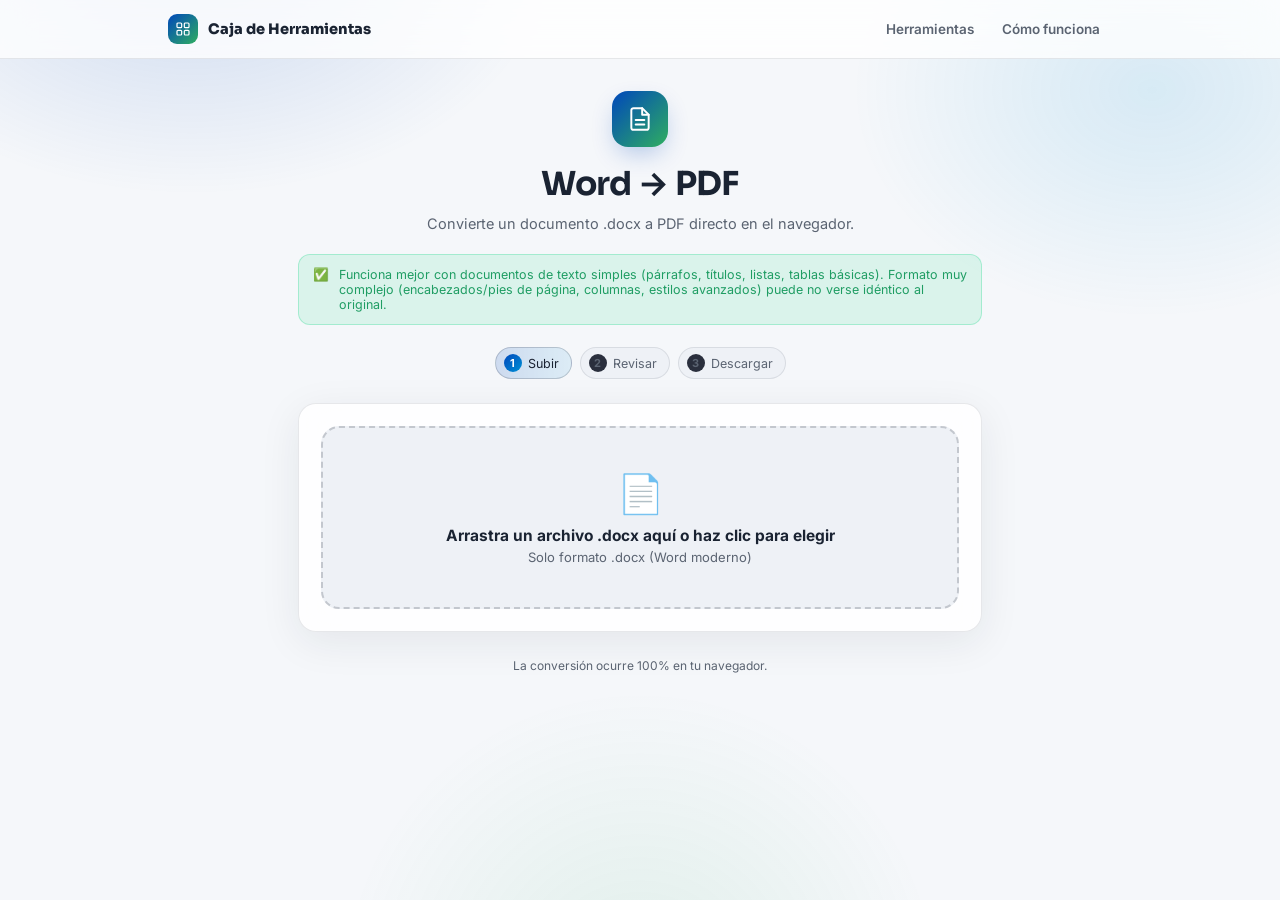
<file: tools/word-a-pdf.html>
<!DOCTYPE html>
<html lang="es">
<head>
<meta charset="UTF-8">
<meta name="viewport" content="width=device-width, initial-scale=1.0">
<meta name="theme-color" content="#f5f7fa">
<title>Word a PDF</title>
<link rel="icon" href="data:image/svg+xml,<svg xmlns=%22http://www.w3.org/2000/svg%22 viewBox=%220 0 100 100%22><text y=%22.9em%22 font-size=%2290%22>📄</text></svg>">
<link rel="preconnect" href="https://fonts.googleapis.com">
<link rel="preconnect" href="https://fonts.gstatic.com" crossorigin>
<link href="https://fonts.googleapis.com/css2?family=Inter:wght@400;500;600;700&family=Sora:wght@600;700;800&display=swap" rel="stylesheet">
<link rel="stylesheet" href="../assets/style.css?v=11">
<style>
  .notice{
    display:flex;
    gap:10px;
    align-items:flex-start;
    background:rgba(61,220,151,0.14);
    border:1px solid rgba(61,220,151,0.35);
    border-radius:12px;
    padding:12px 14px;
    font-size:12.5px;
    color:var(--ok);
    margin-bottom:16px;
  }
  .doc-preview{
    background:#fff;
    color:#1a1a1a;
    border-radius:10px;
    padding:32px;
    max-height:480px;
    overflow-y:auto;
    margin-top:16px;
    font-family:Georgia, 'Times New Roman', serif;
    line-height:1.55;
    font-size:14px;
  }
  .doc-preview img{ max-width:100%; }
  /* El sitio fuerza "Sora" en todo h1/h2/h3 (assets/style.css) — eso
     también pisaba la tipografía real del Word dentro de la vista previa.
     Los títulos del documento deben heredar la fuente del documento, no
     la del sitio. */
  .doc-preview h1, .doc-preview h2, .doc-preview h3, .doc-preview h4{ font-family:inherit; }
  .doc-preview table{ border-collapse:collapse; width:100%; }
  .doc-preview td, .doc-preview th{ border:1px solid #ccc; padding:6px 8px; }

  .spell-summary{
    display:flex;
    align-items:center;
    gap:8px;
    font-size:13px;
    font-weight:700;
    padding:10px 14px;
    border-radius:10px;
    margin-top:14px;
  }
  .spell-summary.ok{
    color:var(--ok);
    background:rgba(61,220,151,0.12);
    border:1px solid rgba(61,220,151,0.3);
  }
  .spell-summary.warn{
    color:#8a5a00;
    background:rgba(255,209,102,0.18);
    border:1px solid rgba(255,209,102,0.4);
  }
  .spell-list{
    display:flex;
    flex-wrap:wrap;
    gap:8px;
    margin-top:10px;
  }
  .spell-chip{
    background:var(--panel-2);
    border:1px solid var(--border);
    border-radius:999px;
    padding:6px 12px;
    font-size:12.5px;
  }
  .spell-chip .w{ color:var(--danger); font-weight:700; text-decoration:line-through; }
  .spell-chip .s{ color:var(--ok); font-weight:700; }
</style>
</head>
<body>
<div class="bg-glow"></div>

<nav class="topnav">
  <div class="topnav-inner">
    <a class="topnav-brand" href="../index.html">
      <span class="nav-badge"><svg viewBox="0 0 24 24" fill="none" stroke="currentColor" stroke-width="1.8" stroke-linecap="round" stroke-linejoin="round"><rect x="3" y="3" width="7" height="7" rx="1.5"></rect><rect x="14" y="3" width="7" height="7" rx="1.5"></rect><rect x="3" y="14" width="7" height="7" rx="1.5"></rect><rect x="14" y="14" width="7" height="7" rx="1.5"></rect></svg></span>
      <span class="brand-text">Caja de Herramientas</span>
    </a>
    <div class="topnav-links">
      <a href="../index.html">Herramientas</a>
      <a href="../index.html#como-funciona">Cómo funciona</a>
    </div>
  </div>
</nav>

<div class="wrap">
  <header>
    <div class="logo-badge"><svg viewBox="0 0 24 24" fill="none" stroke="currentColor" stroke-width="1.8" stroke-linecap="round" stroke-linejoin="round"><path d="M14 2H6a2 2 0 00-2 2v16a2 2 0 002 2h12a2 2 0 002-2V8z"></path><polyline points="14 2 14 8 20 8"></polyline><line x1="16" y1="13" x2="8" y2="13"></line><line x1="16" y1="17" x2="8" y2="17"></line></svg></div>
    <h1>Word → PDF</h1>
    <p>Convierte un documento .docx a PDF directo en el navegador.</p>
  </header>

  <div class="notice">
    ✅ <div>Funciona mejor con documentos de texto simples (párrafos, títulos, listas, tablas básicas). Formato muy complejo (encabezados/pies de página, columnas, estilos avanzados) puede no verse idéntico al original.</div>
  </div>

  <div class="steps">
    <div class="step" id="step1"><span class="num">1</span><span class="label">Subir</span></div>
    <div class="step" id="step2"><span class="num">2</span><span class="label">Revisar</span></div>
    <div class="step" id="step3"><span class="num">3</span><span class="label">Descargar</span></div>
  </div>

  <div class="card" id="uploadCard">
    <div class="drop" id="drop">
      <div class="icon">📄</div>
      <div class="main">Arrastra un archivo .docx aquí o haz clic para elegir</div>
      <div class="sub">Solo formato .docx (Word moderno)</div>
      <input type="file" id="fileInput" accept=".docx,application/vnd.openxmlformats-officedocument.wordprocessingml.document">
    </div>
    <div class="file-chip" id="fileChip">
      <span>📄</span>
      <span class="name" id="fileName"></span>
      <span class="change" id="fileChange">Cambiar</span>
    </div>
  </div>

  <div class="card hidden" id="previewCard">
    <div class="doc-preview" id="docPreview"></div>

    <button class="preview-btn" id="spellBtn">✍️ Revisar ortografía antes de descargar</button>
    <div id="spellResults"></div>

    <button class="primary" id="convertBtn">✨ Descargar como PDF</button>

    <div class="progress-wrap" id="progressWrap">
      <div class="progress-bar"><div class="progress-fill" id="progressFill"></div></div>
      <div class="progress-label" id="progressLabel"><span class="spin">⏳</span> Generando PDF…</div>
    </div>
  </div>

  <div class="card result hidden" id="resultCard">
    <div class="result-badge">✓ Listo</div>
    <div class="meta" id="resultMeta"></div>
    <div class="result-actions">
      <button class="ghost" id="resetBtn">↻ Otro documento</button>
    </div>
  </div>

  <div class="footer-note">La conversión ocurre 100% en tu navegador.</div>
</div>

<div class="toast" id="toast"></div>

<script src="../vendor/jszip.min.js"></script>
<script src="../vendor/mammoth/mammoth.browser.min.js"></script>
<script src="../vendor/html2pdf/html2pdf.bundle.min.js"></script>
<script src="../vendor/pdflib/pdf-lib.min.js"></script>
<script src="../vendor/spellcheck/typo.js"></script>
<script>
const drop = document.getElementById('drop');
const fileInput = document.getElementById('fileInput');
const fileChip = document.getElementById('fileChip');
const fileName = document.getElementById('fileName');
const fileChange = document.getElementById('fileChange');
const previewCard = document.getElementById('previewCard');
const docPreview = document.getElementById('docPreview');
const convertBtn = document.getElementById('convertBtn');
const progressWrap = document.getElementById('progressWrap');
const progressFill = document.getElementById('progressFill');
const progressLabel = document.getElementById('progressLabel');
const toast = document.getElementById('toast');
const resultCard = document.getElementById('resultCard');
const resultMeta = document.getElementById('resultMeta');
const resetBtn = document.getElementById('resetBtn');
const spellBtn = document.getElementById('spellBtn');
const spellResults = document.getElementById('spellResults');
const step1 = document.getElementById('step1');
const step2 = document.getElementById('step2');
const step3 = document.getElementById('step3');

let currentFile = null;
let docPageSetup = null;
let docFontFamily = null;
let toastTimer = null;
let dict = null;

const WORD_RE = /[A-Za-zÀ-ÖØ-öø-ÿ]+/;
const SPLIT_RE = /([^A-Za-zÀ-ÖØ-öø-ÿ]+)/;

function isCheckable(word){
  if (word.length < 2) return false;
  if (/\d/.test(word)) return false;
  return true;
}
function checkWord(d, word){
  if (d.check(word)) return true;
  if (d.check(word.toLowerCase())) return true;
  return false;
}

async function ensureDict(){
  if (dict) return dict;
  const [affData, wordsData] = await Promise.all([
    fetch('../vendor/spellcheck/es.aff').then(r => r.text()),
    fetch('../vendor/spellcheck/es.dic').then(r => r.text())
  ]);
  dict = new Typo('es', affData, wordsData);
  return dict;
}

function setStep(n){
  [step1, step2, step3].forEach((el, i) => {
    el.classList.toggle('done', i + 1 < n);
    el.classList.toggle('active', i + 1 === n);
  });
}
setStep(1);

function showToast(msg){
  toast.textContent = msg;
  toast.classList.add('show');
  clearTimeout(toastTimer);
  toastTimer = setTimeout(() => toast.classList.remove('show'), 4200);
}

// Word guarda el recorte de imagen (herramienta "Recortar") como un
// rectángulo <a:srcRect> dentro de la propia imagen, no como un cambio real
// al archivo de la foto, y guarda el tamaño real con el que se ve la imagen
// (<wp:extent>, en EMU) separado de la resolución nativa del archivo —
// mammoth.js extrae la imagen completa, ignorando ambos datos. Esto lee
// esa info directamente del .docx (que es un .zip) para poder aplicarla
// como CSS sobre las imágenes ya insertadas por mammoth.
async function getImageLayout(arrayBuffer){
  try {
    const zip = await JSZip.loadAsync(arrayBuffer);
    const docXmlFile = zip.file('word/document.xml');
    if (!docXmlFile) return [];
    const docXml = await docXmlFile.async('text');

    const layouts = [];
    // Se recorre por párrafo (no solo por <w:drawing> suelto) para poder
    // leer también la alineación real de ese párrafo (<w:jc>) — varias
    // imágenes chicas puestas una junto a otra en la misma línea de Word
    // deben quedar así en el PDF, no siempre centradas ni cada una en su
    // propia línea.
    for (const pm of docXml.matchAll(/<w:p\b[^>]*>([\s\S]*?)<\/w:p>/g)){
      const pBlock = pm[1];
      if (!pBlock.includes('<w:drawing>')) continue;
      const jcMatch = pBlock.match(/<w:jc\b[^>]*w:val="([^"]+)"/);
      const align = jcMatch ? jcMatch[1] : null;
      for (const m of pBlock.matchAll(/<w:drawing>([\s\S]*?)<\/w:drawing>/g)){
        const block = m[1];
        const embedMatch = block.match(/r:embed="([^"]+)"/);
        if (!embedMatch) continue;
        const rectMatch = block.match(/<a:srcRect\b([^/]*)\/>/);
        let crop = null;
        if (rectMatch){
          const attrs = rectMatch[1];
          const get = (name) => {
            const am = attrs.match(new RegExp(name + '="(-?\\d+)"'));
            return am ? parseInt(am[1], 10) / 100000 : 0;
          };
          const l = get('l'), t = get('t'), r = get('r'), b = get('b');
          if (l || t || r || b) crop = { l, t, r, b };
        }
        const extentMatch = block.match(/<wp:extent\b([^/]*)\/>/);
        let widthMM = null;
        if (extentMatch){
          const cxMatch = extentMatch[1].match(/cx="(\d+)"/);
          if (cxMatch) widthMM = parseInt(cxMatch[1], 10) / 914400 * 25.4;
        }
        layouts.push({ crop, widthMM, align });
      }
    }
    return layouts;
  } catch (err) {
    console.error('No se pudo leer el tamaño/recorte de imágenes:', err);
    return [];
  }
}

// Lee el tamaño de página y los márgenes reales del .docx (guardados en
// twips, 1/1440 de pulgada) para que el PDF generado tenga el mismo ancho
// de contenido que el Word original, en vez de forzar siempre A4 con 12mm
// de margen — eso hacía que documentos en tamaño Carta (u otros) salieran
// con un ancho distinto al que se ve en Word.
async function getPageSetup(arrayBuffer){
  const fallback = { widthMM: 210, heightMM: 297, marginTopMM: 12, marginRightMM: 12, marginBottomMM: 12, marginLeftMM: 12 };
  try {
    const zip = await JSZip.loadAsync(arrayBuffer);
    const docXmlFile = zip.file('word/document.xml');
    if (!docXmlFile) return fallback;
    const docXml = await docXmlFile.async('text');
    const sectPrMatch = docXml.match(/<w:sectPr\b[^>]*>[\s\S]*?<\/w:sectPr>/);
    if (!sectPrMatch) return fallback;
    const block = sectPrMatch[0];
    const pgSzMatch = block.match(/<w:pgSz\b([^/]*)\/>/);
    const pgMarMatch = block.match(/<w:pgMar\b([^/]*)\/>/);
    if (!pgSzMatch) return fallback;
    const twipToMM = (twips) => twips / 1440 * 25.4;
    const getAttr = (attrs, name) => {
      const m = attrs.match(new RegExp(name + '="(-?\\d+)"'));
      return m ? parseInt(m[1], 10) : null;
    };
    const w = getAttr(pgSzMatch[1], 'w:w');
    const h = getAttr(pgSzMatch[1], 'w:h');
    if (!w || !h) return fallback;
    const setup = { widthMM: twipToMM(w), heightMM: twipToMM(h) };
    if (pgMarMatch){
      const attrs = pgMarMatch[1];
      const top = getAttr(attrs, 'w:top');
      const bottom = getAttr(attrs, 'w:bottom');
      const left = getAttr(attrs, 'w:left');
      const right = getAttr(attrs, 'w:right');
      setup.marginTopMM = top != null ? twipToMM(top) : 12;
      setup.marginBottomMM = bottom != null ? twipToMM(bottom) : 12;
      setup.marginLeftMM = left != null ? twipToMM(left) : 12;
      setup.marginRightMM = right != null ? twipToMM(right) : 12;
    } else {
      setup.marginTopMM = setup.marginRightMM = setup.marginBottomMM = setup.marginLeftMM = 12;
    }
    // Sanidad: si algo sale fuera de rango razonable, usar A4 estándar en
    // vez de arriesgarse a una página absurda con un documento mal formado.
    if (setup.widthMM < 50 || setup.widthMM > 1000 || setup.heightMM < 50 || setup.heightMM > 1000) return fallback;
    const minMargin = Math.min(setup.marginTopMM, setup.marginRightMM, setup.marginBottomMM, setup.marginLeftMM);
    if (minMargin < 0 || setup.marginLeftMM + setup.marginRightMM >= setup.widthMM || setup.marginTopMM + setup.marginBottomMM >= setup.heightMM) return fallback;
    return setup;
  } catch (err) {
    console.error('No se pudo leer el tamaño de página:', err);
    return fallback;
  }
}

// Nombres de fuente conocidos por su forma (con serifa) para elegir un
// respaldo genérico razonable cuando la fuente del Word no esté instalada
// en el navegador ni disponible en Google Fonts.
const SERIF_FONT_HINTS = /times|georgia|garamond|cambria|serif|palatino|book antiqua|constantia|cormorant|playfair|merriweather/i;

// Lee la fuente real del documento desde word/styles.xml (<w:docDefaults>,
// o si no, el estilo "Normal") — mammoth no trae esta información, así que
// sin esto la vista previa y el PDF siempre usaban la fuente fija del CSS
// (Georgia) sin importar qué fuente use realmente el Word.
async function getDocFont(arrayBuffer){
  try {
    const zip = await JSZip.loadAsync(arrayBuffer);
    const stylesFile = zip.file('word/styles.xml');
    if (!stylesFile) return null;
    const xml = await stylesFile.async('text');

    const extractAscii = (block) => {
      const m = block.match(/<w:rFonts\b[^>]*\bw:ascii="([^"]+)"/);
      return m ? m[1] : null;
    };

    let fontName = null;
    const normalMatch = xml.match(/<w:style\b[^>]*w:styleId="Normal"[^>]*>[\s\S]*?<\/w:style>/);
    if (normalMatch) fontName = extractAscii(normalMatch[0]);
    if (!fontName){
      const defaultsMatch = xml.match(/<w:docDefaults>[\s\S]*?<\/w:docDefaults>/);
      if (defaultsMatch) fontName = extractAscii(defaultsMatch[0]);
    }
    if (!fontName || /^(calibri|aptos)$/i.test(fontName.trim())){
      // Calibri/Aptos son el default de Office cuando el usuario nunca
      // tocó la fuente — con frecuencia el documento en realidad usa lo
      // que el navegador ya trae por defecto; no vale la pena forzar una
      // carga de Google Fonts para el caso más común y menos informativo.
      return fontName && !/^(calibri|aptos)$/i.test(fontName.trim()) ? fontName.trim() : null;
    }
    return fontName.trim();
  } catch (err) {
    console.error('No se pudo leer la fuente del documento:', err);
    return null;
  }
}

const loadedGoogleFonts = new Set();
function applyDocFont(fontName){
  if (!fontName) return null;
  const stack = `"${fontName}", ${SERIF_FONT_HINTS.test(fontName) ? "Georgia, 'Times New Roman', serif" : "Arial, Helvetica, sans-serif"}`;
  if (!loadedGoogleFonts.has(fontName)){
    loadedGoogleFonts.add(fontName);
    const link = document.createElement('link');
    link.rel = 'stylesheet';
    link.href = `https://fonts.googleapis.com/css2?family=${encodeURIComponent(fontName).replace(/%20/g, '+')}:wght@400;700&display=swap`;
    document.head.appendChild(link);
  }
  return stack;
}

// mammoth deja espacios en blanco (saltos de línea del propio HTML) entre
// imágenes seguidas dentro de un mismo párrafo. Con inline-block, ese
// espacio en blanco se dibuja como un hueco visible entre una imagen y la
// siguiente — en Word, esas imágenes van pegadas sin espacio.
function removeWhitespaceBetweenImages(container){
  container.querySelectorAll('p').forEach((p) => {
    if (p.querySelectorAll('img').length < 2) return;
    Array.from(p.childNodes).forEach((node) => {
      if (node.nodeType === Node.TEXT_NODE && !node.textContent.trim()){
        node.remove();
      }
    });
  });
}

function applyImageLayout(container, layouts, innerWidthMM){
  const imgs = container.querySelectorAll('img');
  imgs.forEach((img, i) => {
    const info = layouts[i];
    const crop = info && info.crop;
    const visW = crop ? 1 - crop.l - crop.r : 1;
    const visH = crop ? 1 - crop.t - crop.b : 1;
    const hasCrop = !!crop && visW > 0 && visH > 0 && !(visW >= 0.999 && visH >= 0.999);

    // El ancho con que Word muestra la imagen (wp:extent) puede ser menor
    // al ancho de la columna de texto — mammoth la mete siempre a tamaño
    // natural (recortado solo por max-width:100%), así que sale más grande
    // de lo que se ve en Word. Si sale MÁS ancha que la columna (una imagen
    // que Word deja sobresalir del margen) se deja acotada al 100%: replicar
    // ese "sangrado" exacto es un caso mucho más complejo que no se cubre.
    let widthPct = null;
    if (info && info.widthMM && innerWidthMM){
      widthPct = Math.min(100, (info.widthMM / innerWidthMM) * 100);
    }

    // La alineación real del párrafo en Word (<w:jc>) decide cómo se ubica
    // la imagen — no se asume "centrada" por defecto, porque eso movía
    // imágenes que en Word están a la izquierda (el valor por defecto).
    const alignMap = { center: 'center', right: 'right', end: 'right', left: 'left', start: 'left', both: 'justify' };
    const cssAlign = info && info.align && alignMap[info.align];

    const finish = () => {
      const natW = img.naturalWidth, natH = img.naturalHeight;
      if (!natW || !natH) return;

      let target = img;
      if (hasCrop){
        // padding-top (en vez de aspect-ratio) para que el recorte se vea
        // igual en html2canvas, que no soporta bien las propiedades CSS
        // modernas. inline-block (no block) para que, si la imagen queda
        // más angosta que la columna, pueda seguir compartiendo línea con
        // otra imagen de al lado — igual que en Word. vertical-align:bottom
        // porque así es como Word acomoda varias imágenes de distinto alto
        // en la misma fila (alineadas por abajo, no por arriba).
        const boxRatioPct = (visH * natH) / (visW * natW) * 100;
        const wrap = document.createElement('span');
        wrap.style.cssText = `display:inline-block; vertical-align:bottom; position:relative; overflow:hidden; width:100%; height:0;` +
          `padding-top:${boxRatioPct.toFixed(4)}%;`;
        img.style.cssText = `position:absolute; max-width:none; width:${(100 / visW).toFixed(4)}%;` +
          `left:${(-crop.l / visW * 100).toFixed(4)}%; top:${(-crop.t / visH * 100).toFixed(4)}%;`;
        img.parentNode.insertBefore(wrap, img);
        wrap.appendChild(img);
        target = wrap;
      }
      if (widthPct != null && widthPct < 99.5){
        target.style.width = widthPct.toFixed(4) + '%';
        if (!hasCrop){
          target.style.display = 'inline-block';
          target.style.verticalAlign = 'bottom';
        }
      }
      if (cssAlign){
        const p = target.closest('p') || target.parentElement;
        if (p) p.style.textAlign = cssAlign;
      }
    };
    if (img.complete && img.naturalWidth) finish();
    else img.addEventListener('load', finish, { once: true });
  });
}

async function handleFile(file){
  const isDocx = file && (file.name.toLowerCase().endsWith('.docx'));
  if (!file || !isDocx){
    showToast('Por favor elige un archivo .docx válido.');
    return;
  }
  currentFile = file;
  fileName.textContent = file.name;
  fileChip.classList.add('show');
  resultCard.classList.remove('show');

  try {
    const arrayBuffer = await file.arrayBuffer();
    const [result, layouts, pageSetup, fontName] = await Promise.all([
      mammoth.convertToHtml({ arrayBuffer }),
      getImageLayout(arrayBuffer),
      getPageSetup(arrayBuffer),
      getDocFont(arrayBuffer)
    ]);
    docPageSetup = pageSetup;
    docFontFamily = applyDocFont(fontName);
    docPreview.style.fontFamily = docFontFamily || '';
    docPreview.innerHTML = result.value || '<p><em>(Documento vacío)</em></p>';
    removeWhitespaceBetweenImages(docPreview);
    if (layouts.length){
      const innerWidthMM = pageSetup.widthMM - pageSetup.marginLeftMM - pageSetup.marginRightMM;
      applyImageLayout(docPreview, layouts, innerWidthMM);
    }
    spellResults.innerHTML = '';
    previewCard.classList.remove('hidden');
    setStep(2);
    previewCard.scrollIntoView({ behavior: 'smooth', block: 'nearest' });
  } catch (err) {
    console.error(err);
    showToast('No se pudo leer el documento: ' + (err?.message || err));
  }
}

drop.addEventListener('click', () => fileInput.click());
drop.addEventListener('dragover', (e) => { e.preventDefault(); drop.classList.add('dragover'); });
drop.addEventListener('dragleave', () => drop.classList.remove('dragover'));
drop.addEventListener('drop', (e) => {
  e.preventDefault();
  drop.classList.remove('dragover');
  handleFile(e.dataTransfer.files[0]);
});
fileInput.addEventListener('change', (e) => handleFile(e.target.files[0]));
fileChange.addEventListener('click', (e) => { e.stopPropagation(); fileInput.click(); });

spellBtn.addEventListener('click', async () => {
  spellBtn.disabled = true;
  spellBtn.textContent = '⏳ Revisando…';
  try {
    const d = await ensureDict();
    const text = docPreview.innerText || '';
    const parts = text.split(SPLIT_RE);
    const misspelled = new Map();

    for (const part of parts){
      if (!part) continue;
      if (WORD_RE.test(part) && part.match(WORD_RE)[0] === part){
        if (isCheckable(part) && !checkWord(d, part)){
          const key = part.toLowerCase();
          if (!misspelled.has(key)){
            const suggestions = d.suggest(part, 3);
            misspelled.set(key, { word: part, suggestions });
          }
        }
      }
    }

    if (misspelled.size === 0){
      spellResults.innerHTML = '<div class="spell-summary ok">✓ No se encontraron errores de ortografía</div>';
    } else {
      let html = `<div class="spell-summary warn">⚠️ ${misspelled.size} palabra${misspelled.size === 1 ? '' : 's'} con posible error</div>`;
      html += '<div class="spell-list">';
      for (const { word, suggestions } of misspelled.values()){
        const sugg = suggestions.length ? suggestions.slice(0, 2).join(', ') : 'sin sugerencias';
        html += `<span class="spell-chip"><span class="w">${word}</span> → <span class="s">${sugg}</span></span>`;
      }
      html += '</div>';
      spellResults.innerHTML = html;
    }
  } catch (err) {
    console.error(err);
    showToast('No se pudo revisar la ortografía: ' + (err?.message || err));
  } finally {
    spellBtn.disabled = false;
    spellBtn.textContent = '✍️ Revisar ortografía antes de descargar';
  }
});

function downloadBlob(blob, filename){
  const url = URL.createObjectURL(blob);
  const a = document.createElement('a');
  a.href = url;
  a.download = filename;
  document.body.appendChild(a);
  a.click();
  a.remove();
}

// El Worker de alta fidelidad (CloudConvert + LibreOffice) ya está
// desplegado (ver worker/), pero en pausa: falta configurar la clave de
// CloudConvert, y por ahora el conversor local ya da buenos resultados.
// Poner esto en true (una vez configurada la clave) reactiva el camino de
// alta fidelidad, con el conversor local como respaldo automático igual.
const USE_WORKER = false;
const WORKER_URL = 'https://word-a-pdf-worker.futuroiadesarrollo.workers.dev/convert';

async function convertViaWorker(){
  const res = await fetch(WORKER_URL, {
    method: 'POST',
    headers: {
      'Content-Type': currentFile.type || 'application/octet-stream',
      'X-Filename': encodeURIComponent(currentFile.name)
    },
    body: currentFile
  });
  if (!res.ok){
    const info = await res.json().catch(() => ({}));
    throw Object.assign(new Error(info.message || `Error del servidor (${res.status})`), { code: info.error || 'unknown' });
  }
  return res.blob();
}

convertBtn.addEventListener('click', async () => {
  if (!currentFile) return;

  if (!USE_WORKER){
    await convertClientSide();
    return;
  }

  convertBtn.disabled = true;
  progressWrap.classList.add('show');
  progressFill.style.width = '20%';
  progressLabel.innerHTML = '<span class="spin">☁️</span> Generando PDF (alta fidelidad)…';

  try {
    const baseName = currentFile.name.replace(/\.docx$/i, '') || 'documento';
    const pdfBlob = await convertViaWorker();
    downloadBlob(pdfBlob, baseName + '.pdf');

    progressFill.style.width = '100%';
    resultMeta.textContent = `${baseName}.pdf generado y descargado (motor de alta fidelidad)`;
    resultCard.classList.remove('hidden');
    resultCard.classList.add('show');
    resultCard.scrollIntoView({ behavior: 'smooth', block: 'center' });
    progressLabel.textContent = '¡Listo!';
    setStep(3);
    convertBtn.disabled = false;
    setTimeout(() => progressWrap.classList.remove('show'), 800);
  } catch (err) {
    // Cualquier falla del Worker (red, cuota agotada, CloudConvert caído,
    // o que WORKER_URL todavía no se haya configurado) cae aquí, y en vez
    // de dejar al usuario sin PDF, se usa el conversor local de siempre.
    console.error('Conversión de alta fidelidad falló, usando conversor local:', err);
    const reason = err?.code === 'quota_exceeded'
      ? 'Se alcanzó el límite diario gratuito de conversión de alta fidelidad'
      : 'El servicio de conversión de alta fidelidad no está disponible';
    showToast(`${reason}; usando el conversor local como respaldo.`);
    await convertClientSide();
  }
});

async function convertClientSide(){
  convertBtn.disabled = true;
  progressWrap.classList.add('show');
  progressFill.style.width = '30%';
  progressLabel.innerHTML = '<span class="spin">⚙️</span> Generando PDF…';

  try {
    const baseName = currentFile.name.replace(/\.docx$/i, '') || 'documento';

    // Dividir el documento en bloques por sus propios elementos (párrafos,
    // títulos, tablas...), no por coordenadas de píxeles, y hacer que cada
    // bloque quepa siempre en UNA sola página. La paginación automática de
    // html2pdf (cuando una sola captura necesita varias páginas) tiene un
    // bug real: deja un espacio en blanco arriba del contenido de la
    // primera página y a veces superpone texto. Evitarla por completo,
    // en vez de intentar corregirla, es lo que da un resultado confiable.
    // Tamaño de página real del Word (o A4/12mm si no se pudo leer), para
    // que el ancho de contenido del PDF coincida con el del documento
    // original en vez de forzar siempre A4.
    const pageSetup = docPageSetup || { widthMM: 210, heightMM: 297, marginTopMM: 12, marginRightMM: 12, marginBottomMM: 12, marginLeftMM: 12 };
    const pdfMargin = [pageSetup.marginTopMM, pageSetup.marginRightMM, pageSetup.marginBottomMM, pageSetup.marginLeftMM];
    const innerWidthMM = pageSetup.widthMM - pageSetup.marginLeftMM - pageSetup.marginRightMM;
    const innerHeightMM = pageSetup.heightMM - pageSetup.marginTopMM - pageSetup.marginBottomMM;
    // html2pdf arma su propio contenedor interno de captura con el ancho
    // útil de la página convertido a píxeles a 96dpi — NO con el ancho que
    // tenga en pantalla .doc-preview. Si nuestro bloque temporal usa un
    // ancho distinto (por ejemplo, el del navegador), la captura queda dentro
    // de un contenedor de html2pdf más ancho que nuestro contenido, y ese
    // espacio de más se estira junto con todo lo demás al escalar a la
    // página — el resultado es que TODO el contenido (texto e imágenes)
    // sale más angosto de lo que debería, aunque el margen izquierdo se vea
    // bien. Usar aquí el mismo cálculo evita ese desajuste para cualquier
    // tamaño de página.
    const contentWidth = Math.round(innerWidthMM / 25.4 * 96);
    // .doc-preview usa box-sizing:border-box, así que su padding (32px por
    // lado) hay que sumarlo al ancho total para que el ÁREA DE CONTENIDO
    // (adentro del padding) quede exactamente en contentWidth px — si no,
    // el texto se mide envuelto a un ancho distinto al que después usa el
    // bloque temporal (que sí usa padding:0) para capturar.
    const previewPadding = getComputedStyle(docPreview);
    const previewPaddingX = parseFloat(previewPadding.paddingLeft) + parseFloat(previewPadding.paddingRight);
    docPreview.style.width = (contentWidth + previewPaddingX) + 'px';
    const PAGE_INNER_RATIO = innerHeightMM / innerWidthMM;
    const SAFE_HEIGHT = Math.max(200, Math.floor(contentWidth * PAGE_INNER_RATIO * 0.85));
    const children = Array.from(docPreview.children);
    const groups = [];
    let current = [];
    let groupStartTop = 0;
    for (const child of children){
      // offsetTop refleja la posición real ya renderizada (incluye los
      // márgenes entre párrafos); sumar offsetHeight por separado los
      // ignora y el bloque terminaba más alto de lo calculado.
      const childBottom = child.offsetTop + child.offsetHeight;
      if (current.length > 0 && (childBottom - groupStartTop) > SAFE_HEIGHT){
        groups.push(current);
        current = [];
        groupStartTop = child.offsetTop;
      }
      if (current.length === 0) groupStartTop = child.offsetTop;
      current.push(child);
    }
    if (current.length) groups.push(current);
    if (groups.length === 0) groups.push([]);

    // Un párrafo con varias imágenes seguidas (por ejemplo, capturas de
    // pantalla una debajo de otra) puede por sí solo ser mucho más alto que
    // una página. Como el bucle de arriba nunca separa el contenido DENTRO
    // de un mismo elemento, ese párrafo quedaba como un grupo de 1 solo
    // elemento gigante, y html2pdf tenía que partirlo en varias páginas por
    // su cuenta — ahí es donde aparecían páginas duplicadas o con imágenes
    // rotas. Si un grupo de un solo elemento es más alto que lo seguro,
    // se separa aquí por sus propios hijos (cada imagen, en la práctica),
    // igual que se hizo arriba con los párrafos del documento.
    function splitTallChild(child, safeHeight){
      if (child.offsetHeight <= safeHeight) return [[child]];
      const inner = Array.from(child.children);
      if (inner.length === 0) return [[child]];
      const parentTop = child.getBoundingClientRect().top;
      const subGroups = [];
      let cur = [];
      let start = 0;
      inner.forEach((el) => {
        const rect = el.getBoundingClientRect();
        const elTop = rect.top - parentTop;
        const elBottom = elTop + rect.height;
        if (cur.length > 0 && (elBottom - start) > safeHeight){
          subGroups.push(cur);
          cur = [];
          start = elTop;
        }
        if (cur.length === 0) start = elTop;
        cur.push(el);
      });
      if (cur.length) subGroups.push(cur);
      return subGroups.map(els => {
        const wrapperEl = child.cloneNode(false);
        els.forEach(el => wrapperEl.appendChild(el.cloneNode(true)));
        return [wrapperEl];
      });
    }
    const expandedGroups = [];
    for (const g of groups){
      if (g.length === 1 && g[0].offsetHeight > SAFE_HEIGHT){
        expandedGroups.push(...splitTallChild(g[0], SAFE_HEIGHT));
      } else {
        expandedGroups.push(g);
      }
    }

    const merged = await PDFLib.PDFDocument.create();
    for (let i = 0; i < expandedGroups.length; i++){
      progressLabel.innerHTML = `<span class="spin">⚙️</span> Generando PDF… (parte ${i + 1} de ${expandedGroups.length})`;
      progressFill.style.width = Math.round(10 + (i / expandedGroups.length) * 80) + '%';

      const wrapper = document.createElement('div');
      wrapper.className = 'doc-preview';
      // Nada de position:fixed ni opacity:0 para ocultarlo: con cualquiera
      // de los dos, html2canvas mide 0px de alto al clonar el elemento
      // internamente y la captura sale en blanco. Con posición normal en el
      // flujo del documento la captura sale bien; se agrega al final del
      // body y se quita apenas termina de capturarse ese bloque.
      // padding:0 porque el margen de la página ya lo pone html2pdf (opción
      // margin:12 más abajo); dejar también el padding de .doc-preview
      // duplicaba el espacio y el contenido salía más angosto que en la
      // vista previa real.
      wrapper.style.cssText = 'max-height:none; overflow:visible; padding:0; width:' + contentWidth + 'px;' +
        (docFontFamily ? ' font-family:' + docFontFamily + ';' : '');
      expandedGroups[i].forEach(node => wrapper.appendChild(node.cloneNode(true)));
      document.body.appendChild(wrapper);

      // Si la página está scrolleada al capturar, html2canvas desplaza la
      // captura esa misma distancia y deja un espacio en blanco arriba del
      // contenido (esto era la causa real del bug). scrollX/scrollY:0 lo
      // fuerza a capturar siempre desde el origen, sin importar el scroll.
      window.scrollTo(0, 0);
      let chunkBlob;
      try {
        chunkBlob = await html2pdf().set({
          margin: pdfMargin,
          image: { type: 'jpeg', quality: 0.95 },
          html2canvas: { scale: 2, useCORS: true, scrollX: 0, scrollY: 0 },
          jsPDF: { unit: 'mm', format: [pageSetup.widthMM, pageSetup.heightMM], orientation: pageSetup.widthMM > pageSetup.heightMM ? 'landscape' : 'portrait' }
        }).from(wrapper).outputPdf('blob');
      } finally {
        wrapper.remove();
      }

      const chunkBytes = await chunkBlob.arrayBuffer();
      const chunkPdf = await PDFLib.PDFDocument.load(chunkBytes);
      const copiedPages = await merged.copyPages(chunkPdf, chunkPdf.getPageIndices());
      copiedPages.forEach(p => merged.addPage(p));
    }

    const finalBytes = await merged.save();
    const finalBlob = new Blob([finalBytes], { type: 'application/pdf' });
    downloadBlob(finalBlob, baseName + '.pdf');

    progressFill.style.width = '100%';
    resultMeta.textContent = `${baseName}.pdf generado y descargado · ${merged.getPageCount()} página${merged.getPageCount() === 1 ? '' : 's'}`;
    resultCard.classList.remove('hidden');
    resultCard.classList.add('show');
    resultCard.scrollIntoView({ behavior: 'smooth', block: 'center' });
    progressLabel.textContent = '¡Listo!';
    setStep(3);
  } catch (err) {
    console.error(err);
    showToast('Ocurrió un error al generar el PDF: ' + (err?.message || err));
  } finally {
    convertBtn.disabled = false;
    setTimeout(() => progressWrap.classList.remove('show'), 800);
  }
}

resetBtn.addEventListener('click', () => {
  currentFile = null;
  fileInput.value = '';
  fileChip.classList.remove('show');
  previewCard.classList.add('hidden');
  docPreview.innerHTML = '';
  spellResults.innerHTML = '';
  resultCard.classList.remove('show');
  setStep(1);
  window.scrollTo({ top: 0, behavior: 'smooth' });
});
</script>
</body>
</html>
</file>
<file: assets/style.css>
:root{
  --bg:#f5f7fa;
  --panel:rgba(255,255,255,0.85);
  --panel-solid:#ffffff;
  --panel-2:#eef1f6;
  --border:rgba(26,35,50,0.10);
  --border-strong:rgba(26,35,50,0.20);
  --text:#1a2332;
  --muted:#5b6472;
  --accent:#0047bb;
  --accent-2:#0091d5;
  --accent-3:#2fae60;
  --danger:#d1394a;
  --ok:#1f9d63;
  --radius:18px;
  --radius-sm:12px;
}
*{box-sizing:border-box;}
html{ overflow-x:hidden; min-height:100%; }
body{
  margin:0;
  font-family:"Inter", -apple-system,BlinkMacSystemFont,"Segoe UI",Roboto,Helvetica,Arial,sans-serif;
  background:var(--bg);
  color:var(--text);
  min-height:100%;
  position:relative;
  -webkit-font-smoothing:antialiased;
}
h1, h2, h3, .brand-text{
  font-family:"Sora", "Inter", -apple-system, sans-serif;
}

.bg-glow{
  position:fixed;
  inset:0;
  z-index:0;
  pointer-events:none;
  background:
    radial-gradient(600px 400px at 15% -5%, rgba(0,71,187,0.16), transparent 60%),
    radial-gradient(500px 380px at 90% 10%, rgba(0,145,213,0.12), transparent 60%),
    radial-gradient(500px 500px at 50% 110%, rgba(47,174,96,0.10), transparent 60%);
  animation:drift 18s ease-in-out infinite alternate;
}
@keyframes drift{
  0%{ transform:translate3d(0,0,0) scale(1); }
  100%{ transform:translate3d(0,-18px,0) scale(1.04); }
}

.wrap{
  position:relative;
  z-index:1;
  max-width:720px;
  margin:0 auto;
  padding:32px 18px 80px;
}
.wrap.wide{ max-width:980px; }

.back-link{
  display:inline-flex;
  align-items:center;
  gap:6px;
  color:var(--muted);
  text-decoration:none;
  font-size:13px;
  font-weight:600;
  margin-bottom:18px;
  transition:color .15s ease;
}
.back-link:hover{ color:var(--text); }

/* Top navigation */
.topnav{
  position:sticky;
  top:0;
  z-index:15;
  background:rgba(255,255,255,0.78);
  backdrop-filter:blur(16px);
  -webkit-backdrop-filter:blur(16px);
  border-bottom:1px solid var(--border);
}
.topnav-inner{
  max-width:980px;
  margin:0 auto;
  padding:13px 18px;
  display:flex;
  align-items:center;
  justify-content:space-between;
  gap:12px;
}
.topnav-brand{
  display:flex;
  align-items:center;
  gap:10px;
  text-decoration:none;
  color:var(--text);
  font-weight:800;
  font-size:14.5px;
  white-space:nowrap;
}
.topnav-brand .nav-badge{
  width:30px;
  height:30px;
  border-radius:9px;
  background:linear-gradient(135deg,var(--accent),var(--accent-3));
  display:flex;
  align-items:center;
  justify-content:center;
  flex-shrink:0;
}
.topnav-brand .nav-badge svg{ width:16px; height:16px; stroke:#fff; }
.topnav-links{
  display:flex;
  gap:4px;
  align-items:center;
}
.topnav-links a{
  color:var(--muted);
  text-decoration:none;
  font-size:13.5px;
  font-weight:600;
  padding:8px 12px;
  border-radius:8px;
  transition:background .15s ease, color .15s ease;
  white-space:nowrap;
}
.topnav-links a:hover{ color:var(--text); background:var(--panel-2); }
.topnav-links a.active{ color:var(--text); }
.topnav-links a.cta{
  color:#fff;
  background:linear-gradient(90deg,var(--accent),var(--accent-3));
}
.topnav-links a.cta:hover{ opacity:.9; color:#fff; }

@media (max-width:520px){
  .topnav-brand span.brand-text{ display:none; }
  .topnav-links a:not(.cta){ padding:8px 9px; font-size:12.5px; }
}

/* Plan tags & Pro hints */
.plan-tag{
  display:inline-block;
  font-size:10px;
  font-weight:800;
  letter-spacing:.04em;
  text-transform:uppercase;
  padding:3px 8px;
  border-radius:999px;
  line-height:1.5;
}
.plan-tag.free{
  background:rgba(61,220,151,0.14);
  border:1px solid rgba(61,220,151,0.3);
  color:var(--ok);
}
.plan-tag.beta{
  background:rgba(255,149,64,0.14);
  border:1px solid rgba(255,149,64,0.35);
  color:#ff9540;
}

/* Pricing (sin usar en esta versión, no hay plan pago) */
.pricing-grid{
  display:grid;
  grid-template-columns:1fr 1fr;
  gap:20px;
  margin-top:28px;
}
.price-card{
  background:var(--panel);
  backdrop-filter:blur(18px);
  -webkit-backdrop-filter:blur(18px);
  border:1px solid var(--border);
  border-radius:var(--radius);
  padding:28px 26px;
  position:relative;
  animation:rise .4s ease both;
}
.price-card.featured{
  border-color:var(--accent);
  box-shadow:0 16px 50px rgba(0,71,187,.18);
}
.price-card .ribbon{
  position:absolute;
  top:-13px;
  right:26px;
  background:linear-gradient(90deg,var(--accent),var(--accent-3));
  color:#fff;
  font-size:11px;
  font-weight:800;
  letter-spacing:.03em;
  padding:5px 13px;
  border-radius:999px;
}
.price-card h3{ margin:0 0 6px; font-size:19px; }
.price-card .price-sub{ color:var(--muted); font-size:13px; margin-bottom:14px; }
.price-card .price-was{
  display:flex;
  align-items:center;
  gap:9px;
  font-size:15px;
  font-weight:700;
  color:var(--muted);
  text-decoration:line-through;
  margin-bottom:6px;
}
.price-card .price-was .offer-tag{
  text-decoration:none;
  font-size:10.5px;
  font-weight:800;
  text-transform:uppercase;
  letter-spacing:.04em;
  color:#ffd166;
  background:rgba(255,209,102,0.12);
  border:1px solid rgba(255,209,102,0.3);
  padding:3px 9px;
  border-radius:999px;
}
.price-card .price{ font-size:36px; font-weight:800; margin:0 0 2px; letter-spacing:-0.02em; }
.price-card .price .cur{ font-size:16px; font-weight:700; color:var(--muted); vertical-align:top; margin-right:2px; }
.price-card .price small{ font-size:13px; color:var(--muted); font-weight:600; }
.price-card ul{
  list-style:none;
  padding:0;
  margin:22px 0;
  display:flex;
  flex-direction:column;
  gap:11px;
}
.price-card li{
  display:flex;
  align-items:flex-start;
  gap:9px;
  font-size:13.5px;
  color:var(--text);
  line-height:1.4;
}
.price-card li.locked{ color:var(--muted); }
.price-card li .ic{ flex-shrink:0; margin-top:1px; }
.price-card li .ic.check{ color:var(--ok); }
.price-card li .ic.lock{ color:var(--muted); }
button.cta-btn, a.cta-btn{
  display:block;
  width:100%;
  text-align:center;
  padding:13px;
  border-radius:11px;
  border:none;
  font-size:14.5px;
  font-weight:700;
  cursor:pointer;
  text-decoration:none;
  transition:transform .12s ease, opacity .15s ease;
}
.cta-btn.solid{
  background:linear-gradient(90deg,var(--accent),var(--accent-3));
  color:#fff;
  box-shadow:0 8px 24px rgba(0,71,187,0.22);
}
.cta-btn.outline{
  background:var(--panel-2);
  border:1px solid var(--border-strong);
  color:var(--text);
}
.cta-btn:hover{ opacity:.92; }
.cta-btn:active{ transform:scale(.98); }

.trust-row{
  display:flex;
  justify-content:center;
  gap:22px;
  flex-wrap:wrap;
  margin:20px 0 6px;
  font-size:12.5px;
  color:var(--muted);
}
.trust-row span{ display:flex; align-items:center; gap:6px; }

/* Eyebrow badge */
.eyebrow{
  display:inline-flex;
  align-items:center;
  gap:8px;
  font-size:12.5px;
  font-weight:600;
  color:var(--muted);
  background:var(--panel-2);
  border:1px solid var(--border);
  padding:7px 15px 7px 12px;
  border-radius:999px;
  margin-bottom:22px;
}
.eyebrow .dot{
  width:6px; height:6px; border-radius:50%;
  background:var(--ok);
  box-shadow:0 0 0 3px rgba(61,220,151,0.18);
  flex-shrink:0;
}
.eyebrow-label{
  display:block;
  font-size:11.5px;
  font-weight:800;
  letter-spacing:.09em;
  text-transform:uppercase;
  color:var(--accent-2);
  margin-bottom:18px;
}

/* Hero */
.hero-section{ text-align:center; padding:8px 0 0; }
.hero-section h1{
  font-size:44px;
  line-height:1.18;
  font-weight:800;
  letter-spacing:-0.02em;
  margin:0 0 28px;
}
.hero-section h1 .grad{
  background:linear-gradient(90deg,var(--accent-2),var(--accent));
  -webkit-background-clip:text;
  background-clip:text;
  color:transparent;
}
.hero-section .sub{
  max-width:600px;
  margin:0 auto;
  color:var(--muted);
  font-size:16px;
  line-height:1.7;
}
.convert-anim{
  display:flex;
  align-items:center;
  justify-content:center;
  gap:16px;
  margin:40px auto;
  height:48px;
}
.convert-icon{
  position:relative;
  width:44px;
  height:44px;
  border-radius:12px;
  flex-shrink:0;
  box-shadow:0 6px 18px -6px rgba(0,71,187,0.3);
}
.convert-icon.from{ background:linear-gradient(135deg,var(--accent),var(--accent-3)); }
.convert-icon.to{ background:linear-gradient(135deg,var(--accent-2),var(--accent)); }
.convert-icon .ci{
  position:absolute;
  inset:0;
  display:flex;
  align-items:center;
  justify-content:center;
  opacity:0;
  animation:icon-cycle 6s ease-in-out infinite;
}
.convert-icon .ci svg{ width:20px; height:20px; stroke:#fff; }
.convert-icon .ci:nth-child(1){ animation-delay:0s; }
.convert-icon .ci:nth-child(2){ animation-delay:-2s; }
.convert-icon .ci:nth-child(3){ animation-delay:-4s; }
@keyframes icon-cycle{
  0%{ opacity:0; transform:scale(.8) rotate(-8deg); }
  6%{ opacity:1; transform:scale(1) rotate(0deg); }
  28%{ opacity:1; transform:scale(1) rotate(0deg); }
  34%{ opacity:0; transform:scale(.8) rotate(8deg); }
  100%{ opacity:0; }
}
.convert-arrow{
  position:relative;
  width:56px;
  height:2px;
  background:var(--border-strong);
  border-radius:999px;
}
.convert-arrow::after{
  content:"";
  position:absolute;
  right:-6px;
  top:50%;
  transform:translateY(-50%);
  border-style:solid;
  border-width:5px 0 5px 7px;
  border-color:transparent transparent transparent var(--border-strong);
}
.convert-arrow .flow-dot{
  position:absolute;
  top:50%;
  left:0;
  width:7px;
  height:7px;
  border-radius:50%;
  background:var(--accent-2);
  box-shadow:0 0 10px 2px rgba(0,145,213,0.5);
  transform:translateY(-50%);
  animation:flow 1.6s linear infinite;
}
@keyframes flow{
  0%{ left:0%; opacity:0; }
  10%{ opacity:1; }
  88%{ opacity:1; }
  100%{ left:96%; opacity:0; }
}
.hero-actions{
  display:flex;
  gap:12px;
  justify-content:center;
  flex-wrap:wrap;
  margin-bottom:46px;
}
.hero-actions .cta-btn{ width:auto; padding:14px 26px; font-size:15px; }

.stat-row{
  display:flex;
  justify-content:center;
  gap:52px;
  flex-wrap:wrap;
  margin-bottom:58px;
}
.stat-row .stat{ text-align:center; }
.stat-row .stat .n{
  font-size:28px;
  font-weight:800;
  letter-spacing:-0.01em;
  font-family:"Sora","Inter",sans-serif;
}
.stat-row .stat .l{ font-size:12.5px; color:var(--muted); margin-top:4px; }

/* Product mockup / browser frame */
.browser-frame{
  max-width:700px;
  margin:0 auto 70px;
  border-radius:16px;
  overflow:visible;
  position:relative;
}
.browser-frame .chrome-inner{
  border-radius:16px;
  overflow:hidden;
  background:var(--panel-solid);
  border:1px solid var(--border-strong);
  box-shadow:0 40px 90px -24px rgba(26,35,50,0.18);
}
.browser-frame .chrome{
  display:flex;
  align-items:center;
  gap:6px;
  padding:11px 14px;
  background:var(--panel-2);
  border-bottom:1px solid var(--border);
}
.browser-frame .chrome i{ width:10px; height:10px; border-radius:50%; background:#3a3f4d; display:block; }
.browser-frame .chrome .url{
  margin-left:10px;
  font-size:11.5px;
  color:var(--muted);
  background:var(--panel-solid);
  border:1px solid var(--border);
  padding:5px 12px;
  border-radius:6px;
  max-width:240px;
  text-align:left;
}
.browser-frame .content{ padding:28px 26px 30px; text-align:left; }
.mock-row{ display:flex; align-items:center; gap:10px; margin-bottom:18px; }
.mock-file-chip{
  display:flex; align-items:center; gap:10px;
  background:var(--panel-2); border:1px solid var(--border);
  border-radius:10px; padding:9px 13px; font-size:12.5px; color:var(--muted);
}
.mock-preview{
  height:150px;
  border-radius:12px;
  background:linear-gradient(120deg,#5c8dff 0%, #7c5cff 45%, #ff6ec7 100%);
  margin-bottom:18px;
  position:relative;
  overflow:hidden;
}
.mock-preview::after{
  content:"";
  position:absolute; inset:0;
  background:linear-gradient(180deg, transparent 55%, rgba(26,35,50,0.112) 100%);
}
.mock-timeline{
  height:6px; border-radius:999px; background:var(--panel-2); border:1px solid var(--border);
  margin-bottom:22px; position:relative; overflow:hidden;
}
.mock-timeline i{
  position:absolute; top:0; bottom:0; left:22%; right:38%;
  background:linear-gradient(90deg,var(--accent),var(--accent-2));
  border-radius:999px;
}
.mock-sliders{ display:grid; grid-template-columns:1fr 1fr; gap:16px; }
.mock-slider .lbl{ display:flex; justify-content:space-between; font-size:11.5px; color:var(--muted); margin-bottom:7px; }
.mock-slider .track{ height:5px; border-radius:999px; background:var(--panel-2); border:1px solid var(--border); position:relative; }
.mock-slider .track i{ position:absolute; top:50%; width:13px; height:13px; border-radius:50%; background:#fff; border:2px solid var(--accent); transform:translate(-50%,-50%); }
.floating-card{
  position:absolute;
  right:-14px;
  bottom:-22px;
  display:flex;
  align-items:center;
  gap:11px;
  background:var(--panel-solid);
  border:1px solid var(--border-strong);
  border-radius:13px;
  padding:12px 16px;
  box-shadow:0 18px 44px -12px rgba(26,35,50,0.18);
  max-width:210px;
}
.floating-card .fc-icon{
  width:34px; height:34px; border-radius:9px; flex-shrink:0;
  background:linear-gradient(135deg,var(--ok),var(--accent-2));
  display:flex; align-items:center; justify-content:center; color:#08281c; font-weight:800; font-size:15px;
}
.floating-card .fc-title{ font-size:12.5px; font-weight:700; }
.floating-card .fc-sub{ font-size:11px; color:var(--muted); }

@media (max-width:720px){
  .hero-section h1{ font-size:32px; }
  .stat-row{ gap:30px; }
  .floating-card{ display:none; }
}

/* Trust bar */
.trust-bar{ text-align:center; margin:0 0 70px; }
.trust-bar .items{
  display:flex;
  justify-content:center;
  gap:32px;
  flex-wrap:wrap;
  color:var(--muted);
  font-size:14.5px;
  font-weight:600;
}

/* Steps */
.steps-grid{
  display:grid;
  grid-template-columns:repeat(3, 1fr);
  gap:22px;
  margin-top:34px;
}
.step-card{ text-align:left; }
.step-card .num{
  width:38px; height:38px;
  border-radius:11px;
  background:var(--panel-2);
  border:1px solid var(--border);
  display:flex; align-items:center; justify-content:center;
  font-weight:800;
  color:var(--accent-2);
  margin-bottom:16px;
  font-family:"Sora",sans-serif;
}
.step-card h4{ margin:0 0 7px; font-size:15.5px; font-weight:700; }
.step-card p{ margin:0; color:var(--muted); font-size:13.5px; line-height:1.55; }

@media (max-width:720px){
  .steps-grid{ grid-template-columns:1fr; }
}

/* Footer */
.site-footer-grid{
  display:grid;
  grid-template-columns:1.6fr 1fr 1fr;
  gap:36px;
  text-align:left;
  margin-bottom:30px;
}
.site-footer-grid .brand-col{ display:flex; align-items:center; gap:10px; }
.site-footer-grid .brand-col span.name{ font-weight:800; font-size:15px; font-family:"Sora",sans-serif; }
.site-footer-grid .tagline{ color:var(--muted); font-size:13px; margin-top:12px; max-width:280px; line-height:1.5; }
.site-footer-grid h5{
  font-size:11.5px;
  text-transform:uppercase;
  letter-spacing:.06em;
  color:var(--muted);
  margin:0 0 14px;
  font-weight:800;
}
.site-footer-grid ul{ list-style:none; padding:0; margin:0; display:flex; flex-direction:column; gap:10px; }
.site-footer-grid a{ color:var(--text); text-decoration:none; font-size:13.5px; }
.site-footer-grid a:hover{ color:var(--accent-2); }
.footer-bottom{
  padding-top:22px;
  border-top:1px solid var(--border);
  display:flex;
  justify-content:space-between;
  flex-wrap:wrap;
  gap:8px;
  color:var(--muted);
  font-size:12px;
}

@media (max-width:640px){
  .pricing-grid{ grid-template-columns:1fr; }
  .site-footer-grid{ grid-template-columns:1fr; gap:24px; }
}

header{
  text-align:center;
  margin-bottom:22px;
}
.logo-badge{
  display:inline-flex;
  align-items:center;
  justify-content:center;
  width:56px;
  height:56px;
  border-radius:16px;
  background:linear-gradient(135deg,var(--accent),var(--accent-3));
  margin-bottom:16px;
  box-shadow:0 10px 26px -6px rgba(0,71,187,0.32);
}
.logo-badge svg{ width:26px; height:26px; stroke:#fff; }
header h1{
  font-size:33px;
  margin:0 0 10px;
  letter-spacing:-0.02em;
  font-weight:700;
  color:var(--text);
}
header p{
  color:var(--muted);
  margin:0;
  font-size:14.5px;
}

.steps{
  display:flex;
  justify-content:center;
  gap:8px;
  margin:22px 0 24px;
}
.step{
  display:flex;
  align-items:center;
  gap:6px;
  padding:6px 12px 6px 8px;
  border-radius:999px;
  background:var(--panel-2);
  border:1px solid var(--border);
  font-size:12.5px;
  color:var(--muted);
  transition:all .25s ease;
}
.step .num{
  width:18px;
  height:18px;
  border-radius:50%;
  background:#2a2f3d;
  display:flex;
  align-items:center;
  justify-content:center;
  font-size:11px;
  font-weight:700;
  color:var(--muted);
  transition:all .25s ease;
}
.step.active{
  color:var(--text);
  border-color:var(--border-strong);
  background:linear-gradient(90deg,rgba(0,71,187,0.16),rgba(0,145,213,0.1));
}
.step.active .num{
  background:linear-gradient(135deg,var(--accent),var(--accent-2));
  color:#fff;
}
.step.done .num{ background:var(--ok); color:#08281c; }

.card{
  background:var(--panel);
  backdrop-filter:blur(18px);
  -webkit-backdrop-filter:blur(18px);
  border:1px solid var(--border);
  border-radius:var(--radius);
  padding:22px;
  margin-bottom:16px;
  box-shadow:0 10px 40px rgba(26,35,50,0.08);
  animation:rise .4s ease both;
}
@keyframes rise{
  from{ opacity:0; transform:translateY(10px); }
  to{ opacity:1; transform:translateY(0); }
}

.drop{
  border:2px dashed var(--border-strong);
  border-radius:var(--radius);
  padding:42px 16px;
  text-align:center;
  cursor:pointer;
  transition:border-color .18s ease, background .18s ease, transform .18s ease;
  background:var(--panel-2);
}
.drop:hover{ transform:translateY(-2px); border-color:var(--accent-2); }
.drop.dragover{
  border-color:var(--accent);
  background:#20263a;
  transform:scale(1.01);
}
.drop .icon{
  font-size:38px;
  margin-bottom:10px;
  display:inline-block;
  transition:transform .2s ease;
}
.drop:hover .icon{ transform:scale(1.12) rotate(-6deg); }
.drop .main{
  font-weight:700;
  margin-bottom:4px;
  font-size:15.5px;
}
.drop .sub{
  color:var(--muted);
  font-size:13px;
}
input[type=file]{ display:none; }

.file-chip{
  display:none;
  align-items:center;
  gap:10px;
  margin-top:14px;
  padding:10px 14px;
  background:var(--panel-2);
  border:1px solid var(--border);
  border-radius:var(--radius-sm);
  font-size:13px;
}
.file-chip.show{ display:flex; }
.file-chip .name{ flex:1; overflow:hidden; text-overflow:ellipsis; white-space:nowrap; }
.file-chip .change{
  color:var(--accent-2);
  cursor:pointer;
  font-weight:600;
  font-size:12.5px;
  white-space:nowrap;
}

video{
  width:100%;
  border-radius:12px;
  display:block;
  margin-top:16px;
  background:#000;
}

.timeline{
  position:relative;
  height:34px;
  margin-top:18px;
}
.timeline-track{
  position:absolute;
  top:14px;
  left:0; right:0;
  height:6px;
  border-radius:999px;
  background:var(--panel-2);
  border:1px solid var(--border);
  overflow:hidden;
}
.timeline-range{
  position:absolute;
  top:0; bottom:0;
  background:linear-gradient(90deg,var(--accent),var(--accent-2));
}
.range-thumb{
  position:absolute;
  top:0;
  width:100%;
  margin:0;
  -webkit-appearance:none;
  appearance:none;
  background:transparent;
  pointer-events:none;
}
.range-thumb::-webkit-slider-thumb{
  -webkit-appearance:none;
  pointer-events:auto;
  width:20px;
  height:20px;
  border-radius:50%;
  background:#fff;
  border:3px solid var(--accent);
  cursor:grab;
  margin-top:7px;
  box-shadow:0 2px 8px rgba(26,35,50,0.128);
}
.range-thumb::-moz-range-thumb{
  pointer-events:auto;
  width:16px;
  height:16px;
  border-radius:50%;
  background:#fff;
  border:3px solid var(--accent);
  cursor:grab;
}
.range-thumb::-webkit-slider-runnable-track{ background:transparent; }
.range-thumb::-moz-range-track{ background:transparent; }

.timeline-labels{
  display:flex;
  justify-content:space-between;
  margin-top:6px;
  font-size:12px;
  color:var(--muted);
}
.timeline-labels .dur{ color:var(--text); font-weight:700; }

.preview-btn{
  margin-top:12px;
  width:100%;
  padding:10px;
  border-radius:10px;
  border:1px solid var(--border-strong);
  background:var(--panel-2);
  color:var(--text);
  font-size:13.5px;
  font-weight:600;
  cursor:pointer;
  display:flex;
  align-items:center;
  justify-content:center;
  gap:8px;
  transition:background .15s ease, transform .1s ease;
}
.preview-btn:hover{ background:#242a38; }
.preview-btn:active{ transform:scale(.99); }
.preview-btn.playing{ border-color:var(--accent-2); color:var(--accent-2); }

.grid{
  display:grid;
  grid-template-columns:1fr 1fr;
  gap:16px;
  margin-top:6px;
}
.field{
  display:flex;
  flex-direction:column;
  gap:8px;
}
.field label{
  font-size:12px;
  color:var(--muted);
  display:flex;
  justify-content:space-between;
}
.field input[type=range]{
  width:100%;
  accent-color:var(--accent);
}
.field select{
  width:100%;
  background:var(--panel-2);
  border:1px solid var(--border);
  color:var(--text);
  padding:10px 12px;
  border-radius:10px;
  font-size:13.5px;
}
.field .value{
  color:var(--text);
  font-weight:700;
}

button.primary{
  width:100%;
  margin-top:20px;
  padding:15px;
  border:none;
  border-radius:12px;
  background:linear-gradient(90deg,var(--accent),var(--accent-3));
  background-size:160% auto;
  color:#fff;
  font-size:15.5px;
  font-weight:700;
  cursor:pointer;
  transition:transform .12s ease, box-shadow .2s ease, background-position .3s ease;
  box-shadow:0 8px 24px rgba(0,71,187,0.22);
}
button.primary:hover:not(:disabled){ background-position:60% center; }
button.primary:disabled{
  opacity:.5;
  cursor:not-allowed;
  box-shadow:none;
}
button.primary:not(:disabled):active{
  transform:scale(.98);
}

.progress-wrap{
  margin-top:16px;
  display:none;
}
.progress-wrap.show{ display:block; }
.progress-bar{
  height:10px;
  border-radius:999px;
  background:var(--panel-2);
  overflow:hidden;
  border:1px solid var(--border);
  position:relative;
}
.progress-fill{
  height:100%;
  width:0%;
  background:linear-gradient(90deg,var(--accent),var(--accent-2),var(--accent-3));
  background-size:200% auto;
  animation:shine 2s linear infinite;
  transition:width .2s ease;
}
.progress-label{
  margin-top:8px;
  font-size:12.5px;
  color:var(--muted);
  text-align:center;
  display:flex;
  align-items:center;
  justify-content:center;
  gap:8px;
}
.spin{
  display:inline-block;
  animation:spin 1s linear infinite;
}
@keyframes spin{ to{ transform:rotate(360deg); } }

.result{
  display:none;
  text-align:center;
  position:relative;
  overflow:hidden;
}
.result.show{ display:block; animation:pop .45s cubic-bezier(.2,1.4,.4,1) both; }
@keyframes pop{
  0%{ opacity:0; transform:scale(.9); }
  100%{ opacity:1; transform:scale(1); }
}
.result-badge{
  display:inline-block;
  font-size:12px;
  font-weight:700;
  letter-spacing:.04em;
  text-transform:uppercase;
  color:var(--ok);
  background:rgba(61,220,151,0.12);
  border:1px solid rgba(61,220,151,0.3);
  padding:4px 10px;
  border-radius:999px;
  margin-bottom:14px;
}
.result img{
  max-width:100%;
  border-radius:14px;
  border:1px solid var(--border);
  background:#000;
  box-shadow:0 12px 40px rgba(26,35,50,0.128);
}
.result .meta{
  color:var(--muted);
  font-size:13px;
  margin:12px 0 16px;
}
.result-actions{
  display:flex;
  gap:10px;
  justify-content:center;
  flex-wrap:wrap;
}
a.download{
  display:inline-flex;
  align-items:center;
  gap:8px;
  padding:12px 22px;
  border-radius:10px;
  background:var(--ok);
  color:#08281c;
  font-weight:700;
  text-decoration:none;
  transition:transform .12s ease;
}
a.download:active{ transform:scale(.97); }
button.ghost{
  padding:12px 20px;
  border-radius:10px;
  background:transparent;
  border:1px solid var(--border-strong);
  color:var(--text);
  font-weight:600;
  cursor:pointer;
  transition:background .15s ease;
}
button.ghost:hover{ background:var(--panel-2); }

.toast{
  position:fixed;
  left:50%;
  bottom:24px;
  transform:translate(-50%, 20px);
  background:#fdecee;
  border:1px solid #f3c2c9;
  color:var(--danger);
  padding:12px 18px;
  border-radius:12px;
  font-size:13.5px;
  max-width:90vw;
  box-shadow:0 10px 30px rgba(26,35,50,0.128);
  opacity:0;
  pointer-events:none;
  transition:opacity .25s ease, transform .25s ease;
  z-index:20;
}
.toast.show{
  opacity:1;
  transform:translate(-50%, 0);
}
.toast.success{
  background:#e6f6ee;
  border:1px solid #b7e6cc;
  color:var(--ok);
}

.confetti-canvas{
  position:fixed;
  inset:0;
  pointer-events:none;
  z-index:10;
}

.footer-note{
  text-align:center;
  color:var(--muted);
  font-size:12px;
  margin-top:26px;
}

.hidden{ display:none !important; }

/* Hub / tool grid */
.tool-grid{
  display:grid;
  grid-template-columns:repeat(2, 1fr);
  gap:16px;
  margin-top:8px;
}
.tool-card{
  display:flex;
  flex-direction:column;
  gap:12px;
  background:var(--panel-solid);
  border:1px solid var(--border);
  border-radius:16px;
  padding:22px;
  text-decoration:none;
  color:var(--text);
  box-shadow:0 12px 30px -14px rgba(26,35,50,0.16);
  transition:transform .16s ease, border-color .16s ease, box-shadow .16s ease, background .16s ease;
  position:relative;
}
.tool-card:hover{
  transform:translateY(-3px);
  border-color:var(--border-strong);
  background:var(--panel-2);
  box-shadow:0 20px 40px -16px rgba(26,35,50,0.18);
}
.tool-card .tool-icon{
  width:42px;
  height:42px;
  border-radius:11px;
  display:flex;
  align-items:center;
  justify-content:center;
  background:linear-gradient(135deg, var(--tc-a, var(--accent)), var(--tc-b, var(--accent-3)));
  box-shadow:0 4px 14px -4px rgba(26,35,50,0.128);
}
.tool-card .tool-icon svg{ width:21px; height:21px; stroke:#fff; }
.tool-card h3{
  margin:0;
  font-size:16px;
  font-weight:700;
  display:flex;
  align-items:center;
  gap:6px;
}
.tool-card h3 .go-arrow{
  opacity:0;
  transform:translateX(-3px);
  transition:opacity .16s ease, transform .16s ease;
  color:var(--muted);
  font-size:14px;
}
.tool-card:hover h3 .go-arrow{ opacity:1; transform:translateX(0); }
.tool-card p{
  margin:0;
  color:var(--muted);
  font-size:13px;
  line-height:1.5;
}
.tool-card .tag{
  position:absolute;
  top:14px;
  right:14px;
  font-size:10px;
  font-weight:700;
  text-transform:uppercase;
  letter-spacing:.04em;
  padding:3px 8px;
  border-radius:999px;
  background:rgba(255,209,102,0.14);
  border:1px solid rgba(255,209,102,0.3);
  color:#ffd166;
}

@media (max-width:640px){
  .tool-grid{ grid-template-columns:1fr; }
  .grid{ grid-template-columns:1fr; }
  .steps{ gap:6px; }
  .step span.label{ display:none; }
}
</file>
